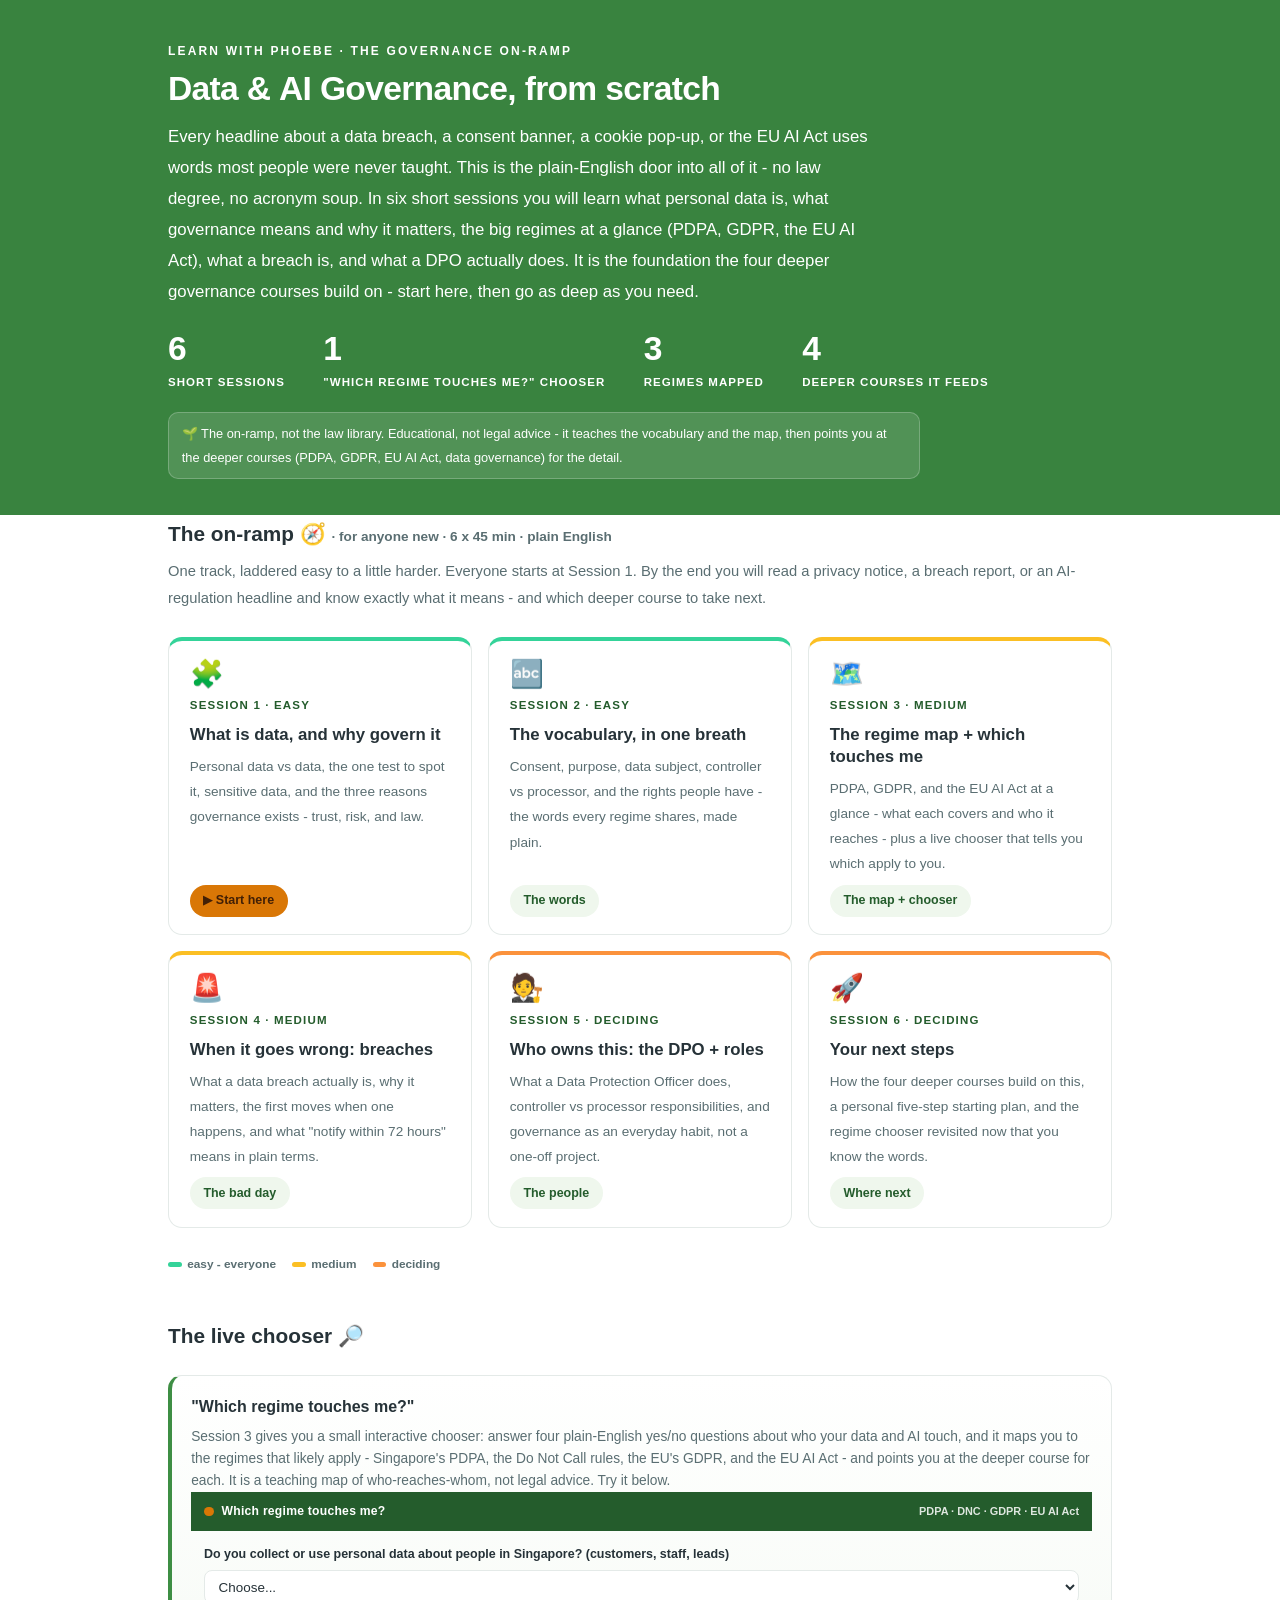
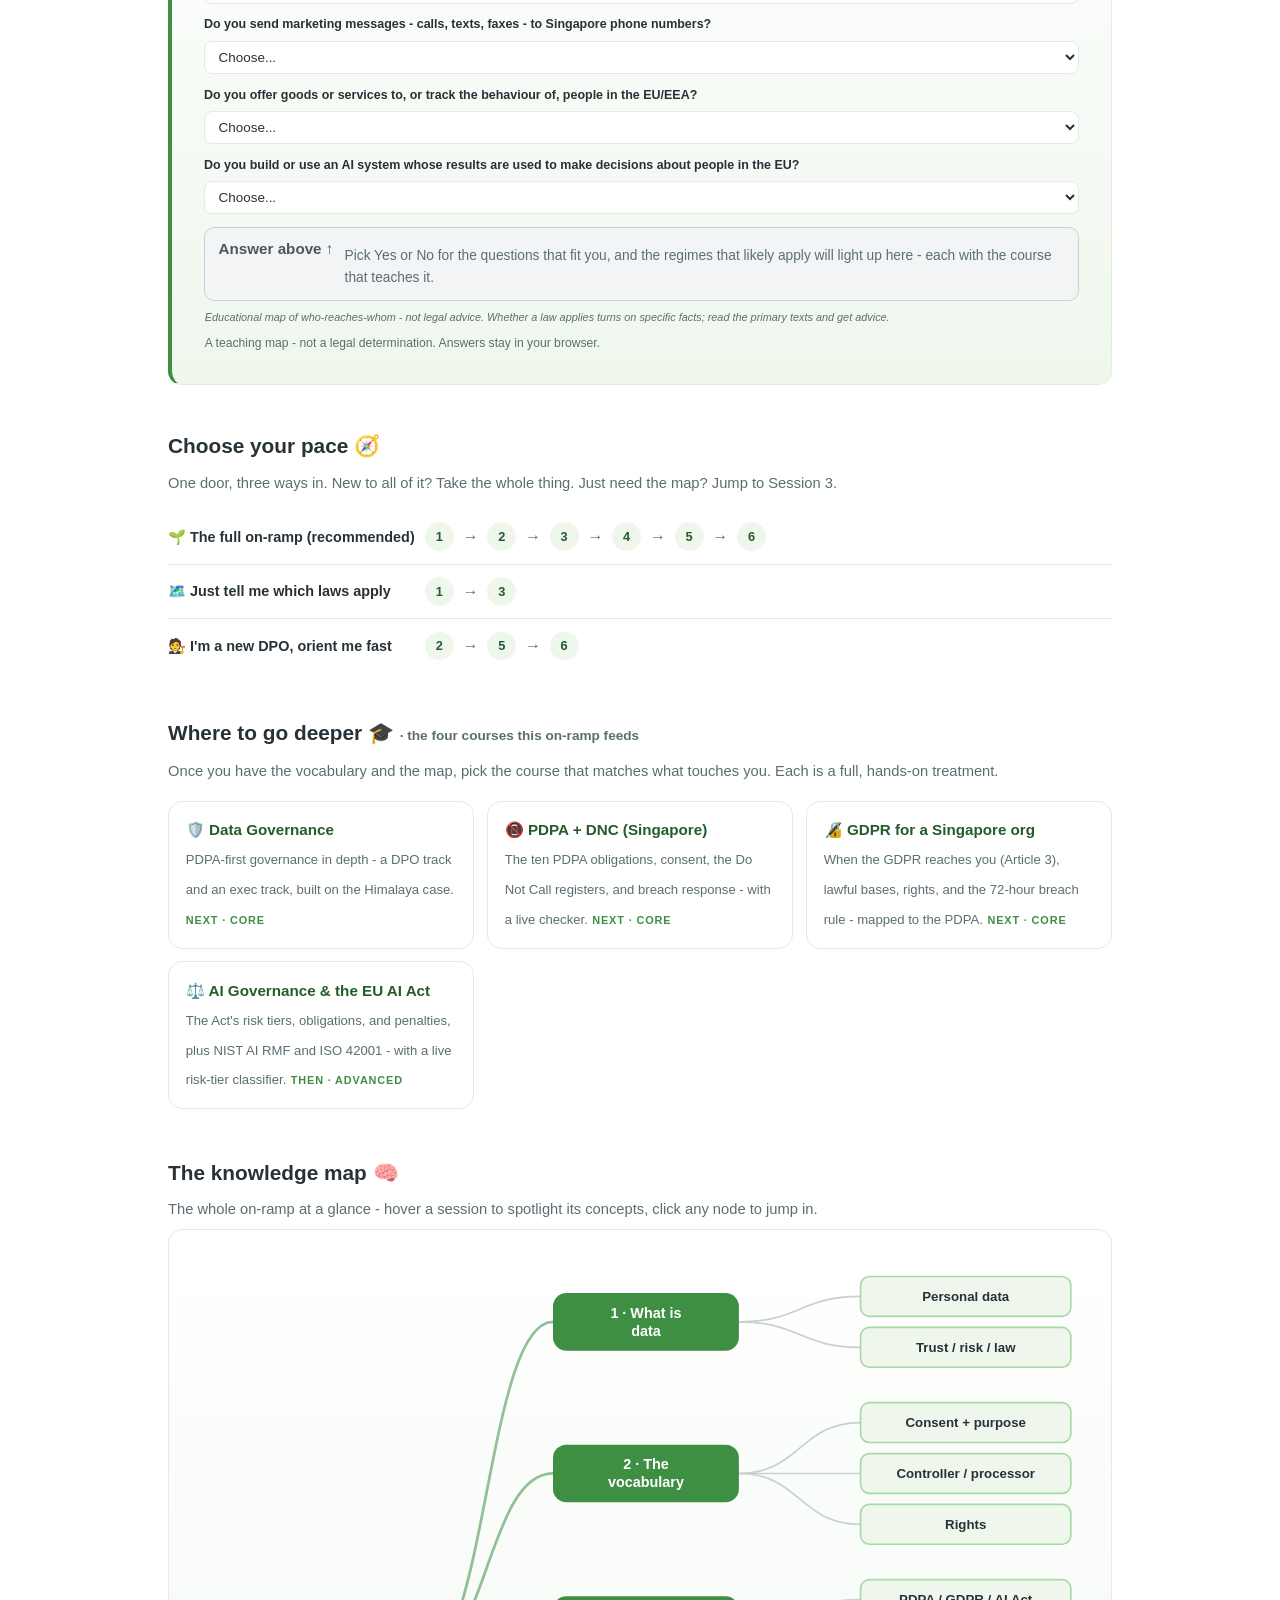
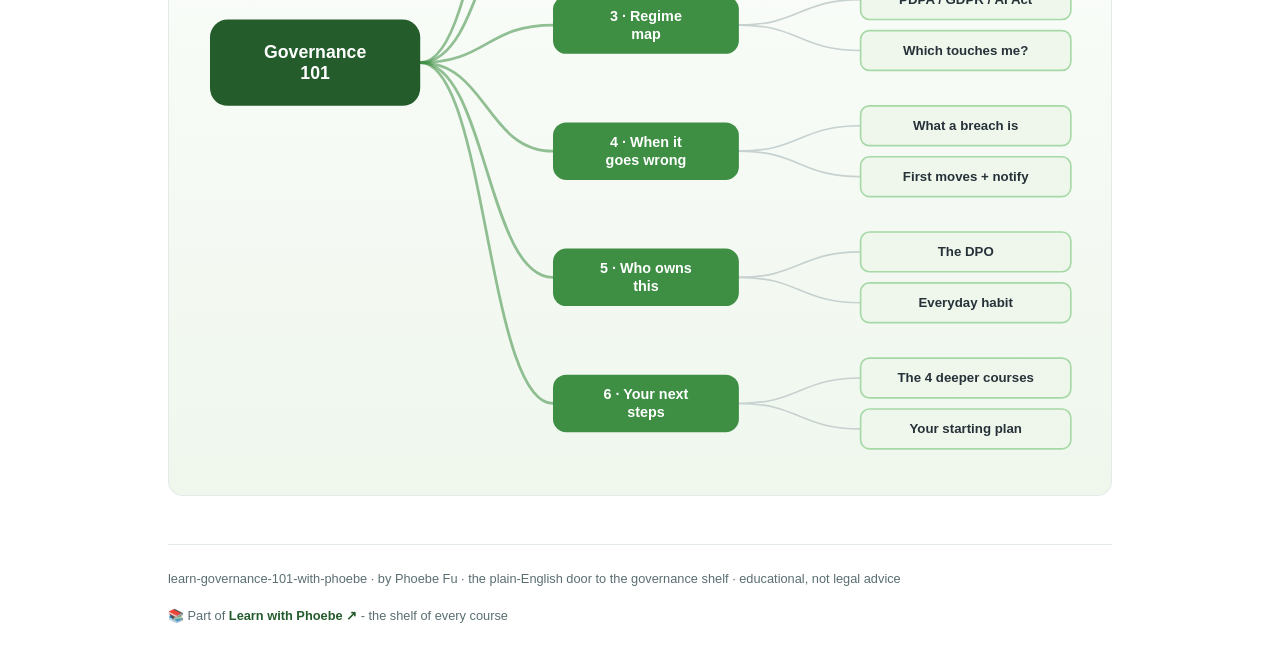
<file: index.html>
<!DOCTYPE html>
<html lang="en">
<head>
<meta charset="UTF-8">
<meta name="viewport" content="width=device-width, initial-scale=1.0">
<!-- social:start -->
<meta name="description" content="Every headline about a data breach, a consent banner, a cookie pop-up, or the EU AI Act uses words most people were never taught. This is the plain-English door into all of it - no law degree...">
<meta property="og:type" content="article">
<meta property="og:site_name" content="Learn with Phoebe">
<meta property="og:title" content="learn governance 101 with phoebe - data &amp; AI governance, from scratch">
<meta property="og:description" content="Every headline about a data breach, a consent banner, a cookie pop-up, or the EU AI Act uses words most people were never taught. This is the plain-English door into all of it - no law degree...">
<meta property="og:url" content="https://phoebefu6.github.io/learn-governance-101-with-phoebe/">
<meta property="og:image" content="https://phoebefu6.github.io/learn-governance-101-with-phoebe/assets/og-cover.png">
<meta property="og:image:width" content="1200">
<meta property="og:image:height" content="630">
<meta name="twitter:card" content="summary_large_image">
<meta name="twitter:title" content="learn governance 101 with phoebe - data &amp; AI governance, from scratch">
<meta name="twitter:description" content="Every headline about a data breach, a consent banner, a cookie pop-up, or the EU AI Act uses words most people were never taught. This is the plain-English door into all of it - no law degree...">
<meta name="twitter:image" content="https://phoebefu6.github.io/learn-governance-101-with-phoebe/assets/og-cover.png">
<!-- social:end -->
<title>learn governance 101 with phoebe - data &amp; AI governance, from scratch</title>
<link rel="stylesheet" href="assets/style.css?v=33">
<style>
  .stats-row { display: flex; gap: 2.4rem; margin-top: 1.5rem; flex-wrap: wrap; }
  .stat b { display: block; font-size: 2.1rem; font-weight: 800; line-height: 1.05; font-variant-numeric: tabular-nums; }
  .stat span { font-size: .72rem; opacity: 1; text-transform: uppercase; letter-spacing: .09em; font-weight: 600; }
  .lawnote { margin-top: 1rem; font-size: .8rem; background: rgba(255,255,255,.12); border: 1px solid rgba(255,255,255,.22); border-radius: 10px; padding: .55rem .8rem; max-width: 47rem; }

  .course-grid { display: grid; grid-template-columns: repeat(auto-fit, minmax(17rem, 1fr)); gap: 1rem; margin-top: 1.5rem; }
  .course-card { border: 1px solid var(--hairline); border-top: 4px solid var(--diff, var(--indigo)); border-radius: var(--radius); padding: 1.2rem 1.3rem 1.1rem; display: flex; flex-direction: column; gap: .5rem; text-decoration: none; color: var(--ink); background: #fff; transition: box-shadow .15s ease, border-color .15s ease, transform .15s ease; position: relative; }
  .course-card:hover { border-color: var(--indigo-soft); border-top-color: var(--diff, var(--indigo)); box-shadow: 0 8px 28px rgba(62,142,68,.14); transform: translateY(-3px); }
  .course-card .cicon { font-size: 1.7rem; line-height: 1; }
  .course-card .cnum { font-size: .72rem; font-weight: 700; color: var(--indigo); text-transform: uppercase; letter-spacing: .1em; }
  .course-card h3 { font-size: 1.05rem; font-weight: 800; line-height: 1.3; }
  .course-card p { font-size: .85rem; color: var(--muted); flex: 1; }
  .course-card .meta { display: flex; gap: .4rem; flex-wrap: wrap; }

  .diff-legend { display: flex; gap: 1rem; margin-top: 1.6rem; font-size: .74rem; color: var(--muted); font-weight: 600; flex-wrap: wrap; }
  .diff-legend i { display: inline-block; width: .85rem; height: .35rem; border-radius: 999px; margin-right: .35rem; vertical-align: middle; }

  .paths { margin-top: 2.6rem; }
  .paths h2 { font-size: 1.3rem; font-weight: 800; margin-bottom: .3rem; }
  .paths .plede { color: var(--muted); font-size: .92rem; margin-bottom: .8rem; }
  .path { display: flex; gap: .55rem; align-items: center; padding: .75rem 0; border-bottom: .5px solid var(--hairline); flex-wrap: wrap; }
  .path:last-child { border-bottom: none; }
  .path b { min-width: 15.5rem; font-size: .9rem; }
  .path .pstep { background: var(--indigo-50); color: var(--indigo-deep); border-radius: 999px; padding: .16rem .68rem; font-weight: 700; font-size: .8rem; text-decoration: none; transition: all .12s ease; }
  .path .pstep:hover { background: var(--indigo); color: #fff; }
  .path .parr { color: var(--muted); font-weight: 700; }

  .rp-card { border: 1px solid var(--hairline); border-left: 4px solid var(--indigo); border-radius: var(--radius); padding: 1rem 1.2rem; background: linear-gradient(180deg,#fff,var(--indigo-50)); margin-top: 1.2rem; }
  .rp-card h4 { font-size: 1rem; font-weight: 800; margin-bottom: .3rem; }
  .rp-card p { font-size: .86rem; color: var(--muted); line-height: 1.6; }

  .next-grid { display: grid; grid-template-columns: repeat(auto-fit, minmax(15rem, 1fr)); gap: .8rem; margin-top: 1rem; }
  .next-card { border: 1px solid var(--hairline); border-radius: var(--radius); padding: .9rem 1.05rem; text-decoration: none; color: var(--ink); background: #fff; transition: box-shadow .15s ease, transform .15s ease, border-color .15s ease; }
  .next-card:hover { border-color: var(--indigo-soft); box-shadow: 0 6px 22px rgba(62,142,68,.12); transform: translateY(-2px); }
  .next-card b { display: block; font-size: .95rem; font-weight: 800; }
  .next-card span { font-size: .82rem; color: var(--muted); }
  .next-card .ndiff { display: inline-block; font-size: .68rem; font-weight: 700; text-transform: uppercase; letter-spacing: .08em; color: var(--indigo); margin-top: .3rem; }

  .mm-section { margin-top: 1.6rem; }
  .mm-section h2 { font-size: 1.3rem; font-weight: 800; margin-bottom: .2rem; }
  .mm-section .mm-lede { color: var(--muted); font-size: .92rem; margin-bottom: .4rem; }
  .mm-wrap { border: 1px solid var(--hairline); border-radius: var(--radius); background: linear-gradient(180deg,#fff,#EFF7ED); padding: .6rem; overflow-x: auto; }
  .mm-svg { width: 100%; height: auto; display: block; max-width: 60rem; margin: 0 auto; min-width: 34rem; }
  .mm-link { cursor: pointer; text-decoration: none; }
  .mm-node rect { transition: opacity .15s ease, filter .15s ease; }
  .mm-node text { pointer-events: none; }
  .mm-link:hover .mm-node rect { filter: brightness(1.06); }
  .mm-edge { transition: opacity .15s ease; }
</style>
<style>/* contrast-patch-2 */ .cnum, .course-card .cnum, .paths a, .pagefoot a, .pstep, .path .pstep { color: var(--indigo-deep); }</style>
</head>
<body>

<header class="masthead">
  <div class="wrap">
    <div class="eyebrow">Learn with Phoebe · the governance on-ramp</div>
    <h1>Data &amp; AI Governance, from scratch</h1>
    <p class="sub">Every headline about a data breach, a consent banner, a cookie pop-up, or the EU AI Act uses words most people were never taught. This is the plain-English door into all of it - no law degree, no acronym soup. In six short sessions you will learn what personal data is, what governance means and why it matters, the big regimes at a glance (PDPA, GDPR, the EU AI Act), what a breach is, and what a DPO actually does. It is the foundation the four deeper governance courses build on - start here, then go as deep as you need.</p>
    <div class="stats-row">
      <div class="stat"><b data-count="6">6</b><span>short sessions</span></div>
      <div class="stat"><b data-count="1">1</b><span>"which regime touches me?" chooser</span></div>
      <div class="stat"><b data-count="3">3</b><span>regimes mapped</span></div>
      <div class="stat"><b data-count="4">4</b><span>deeper courses it feeds</span></div>
    </div>
    <div class="lawnote">🌱 The on-ramp, not the law library. Educational, not legal advice - it teaches the vocabulary and the map, then points you at the deeper courses (PDPA, GDPR, EU AI Act, data governance) for the detail.</div>
  </div>
</header>

<main class="wrap">

  <section class="section">
    <div class="paths" style="margin-top:0">
      <h2>The on-ramp 🧭 <span style="font-size:.85rem;font-weight:600;color:var(--muted)">· for anyone new · 6 x 45 min · plain English</span></h2>
      <p class="plede">One track, laddered easy to a little harder. Everyone starts at Session 1. By the end you will read a privacy notice, a breach report, or an AI-regulation headline and know exactly what it means - and which deeper course to take next.</p>
    </div>
    <div class="course-grid">
      <a class="course-card" href="courses/a1-what-is-data.html" style="--diff:#34D399">
        <span class="cicon">🧩</span><span class="cnum">Session 1 · easy</span>
        <h3>What is data, and why govern it</h3>
        <p>Personal data vs data, the one test to spot it, sensitive data, and the three reasons governance exists - trust, risk, and law.</p>
        <span class="meta"><span class="pill amber">▶ Start here</span></span>
      </a>
      <a class="course-card" href="courses/a2-vocabulary.html" style="--diff:#34D399">
        <span class="cicon">🔤</span><span class="cnum">Session 2 · easy</span>
        <h3>The vocabulary, in one breath</h3>
        <p>Consent, purpose, data subject, controller vs processor, and the rights people have - the words every regime shares, made plain.</p>
        <span class="meta"><span class="pill light">The words</span></span>
      </a>
      <a class="course-card" href="courses/a3-regime-map.html" style="--diff:#FBBF24">
        <span class="cicon">🗺️</span><span class="cnum">Session 3 · medium</span>
        <h3>The regime map + which touches me</h3>
        <p>PDPA, GDPR, and the EU AI Act at a glance - what each covers and who it reaches - plus a live chooser that tells you which apply to you.</p>
        <span class="meta"><span class="pill light">The map + chooser</span></span>
      </a>
      <a class="course-card" href="courses/a4-breach.html" style="--diff:#FBBF24">
        <span class="cicon">🚨</span><span class="cnum">Session 4 · medium</span>
        <h3>When it goes wrong: breaches</h3>
        <p>What a data breach actually is, why it matters, the first moves when one happens, and what "notify within 72 hours" means in plain terms.</p>
        <span class="meta"><span class="pill light">The bad day</span></span>
      </a>
      <a class="course-card" href="courses/a5-dpo-roles.html" style="--diff:#FB923C">
        <span class="cicon">🧑‍⚖️</span><span class="cnum">Session 5 · deciding</span>
        <h3>Who owns this: the DPO + roles</h3>
        <p>What a Data Protection Officer does, controller vs processor responsibilities, and governance as an everyday habit, not a one-off project.</p>
        <span class="meta"><span class="pill light">The people</span></span>
      </a>
      <a class="course-card" href="courses/a6-next-steps.html" style="--diff:#FB923C">
        <span class="cicon">🚀</span><span class="cnum">Session 6 · deciding</span>
        <h3>Your next steps</h3>
        <p>How the four deeper courses build on this, a personal five-step starting plan, and the regime chooser revisited now that you know the words.</p>
        <span class="meta"><span class="pill light">Where next</span></span>
      </a>
    </div>
    <div class="diff-legend">
      <span><i style="background:#34D399"></i>easy - everyone</span>
      <span><i style="background:#FBBF24"></i>medium</span>
      <span><i style="background:#FB923C"></i>deciding</span>
    </div>

    <div class="paths">
      <h2>The live chooser 🔎</h2>
      <div class="rp-card">
        <h4>"Which regime touches me?"</h4>
        <p>Session 3 gives you a small interactive chooser: answer four plain-English yes/no questions about who your data and AI touch, and it maps you to the regimes that likely apply - Singapore's PDPA, the Do Not Call rules, the EU's GDPR, and the EU AI Act - and points you at the deeper course for each. It is a teaching map of who-reaches-whom, not legal advice. Try it below.</p>
        <div class="regimebox" data-caption="A teaching map - not a legal determination. Answers stay in your browser."></div>
      </div>
    </div>

    <div class="paths">
      <h2>Choose your pace 🧭</h2>
      <p class="plede">One door, three ways in. New to all of it? Take the whole thing. Just need the map? Jump to Session 3.</p>
      <div class="path"><b>🌱 The full on-ramp (recommended)</b>
        <a class="pstep" href="courses/a1-what-is-data.html">1</a><span class="parr">→</span>
        <a class="pstep" href="courses/a2-vocabulary.html">2</a><span class="parr">→</span>
        <a class="pstep" href="courses/a3-regime-map.html">3</a><span class="parr">→</span>
        <a class="pstep" href="courses/a4-breach.html">4</a><span class="parr">→</span>
        <a class="pstep" href="courses/a5-dpo-roles.html">5</a><span class="parr">→</span>
        <a class="pstep" href="courses/a6-next-steps.html">6</a>
      </div>
      <div class="path"><b>🗺️ Just tell me which laws apply</b>
        <a class="pstep" href="courses/a1-what-is-data.html">1</a><span class="parr">→</span>
        <a class="pstep" href="courses/a3-regime-map.html">3</a>
      </div>
      <div class="path"><b>🧑‍⚖️ I'm a new DPO, orient me fast</b>
        <a class="pstep" href="courses/a2-vocabulary.html">2</a><span class="parr">→</span>
        <a class="pstep" href="courses/a5-dpo-roles.html">5</a><span class="parr">→</span>
        <a class="pstep" href="courses/a6-next-steps.html">6</a>
      </div>
    </div>

    <div class="paths">
      <h2>Where to go deeper 🎓 <span style="font-size:.85rem;font-weight:600;color:var(--muted)">· the four courses this on-ramp feeds</span></h2>
      <p class="plede">Once you have the vocabulary and the map, pick the course that matches what touches you. Each is a full, hands-on treatment.</p>
      <div class="next-grid">
        <a class="next-card" href="https://phoebefu6.github.io/learn-data-governance-with-phoebe/">
          <b>🛡️ Data Governance</b>
          <span>PDPA-first governance in depth - a DPO track and an exec track, built on the Himalaya case.</span>
          <span class="ndiff">Next · core</span>
        </a>
        <a class="next-card" href="https://phoebefu6.github.io/learn-pdpa-dnc-with-phoebe/">
          <b>📵 PDPA + DNC (Singapore)</b>
          <span>The ten PDPA obligations, consent, the Do Not Call registers, and breach response - with a live checker.</span>
          <span class="ndiff">Next · core</span>
        </a>
        <a class="next-card" href="https://phoebefu6.github.io/learn-gdpr-with-phoebe/">
          <b>🔏 GDPR for a Singapore org</b>
          <span>When the GDPR reaches you (Article 3), lawful bases, rights, and the 72-hour breach rule - mapped to the PDPA.</span>
          <span class="ndiff">Next · core</span>
        </a>
        <a class="next-card" href="https://phoebefu6.github.io/learn-ai-governance-with-phoebe/">
          <b>⚖️ AI Governance &amp; the EU AI Act</b>
          <span>The Act's risk tiers, obligations, and penalties, plus NIST AI RMF and ISO 42001 - with a live risk-tier classifier.</span>
          <span class="ndiff">Then · advanced</span>
        </a>
      </div>
    </div>
  </section>

  <section class="section mm-section">
    <h2>The knowledge map 🧠</h2>
    <p class="mm-lede">The whole on-ramp at a glance - hover a session to spotlight its concepts, click any node to jump in.</p>
    <div class="mm-wrap"><div id="mindmap"></div></div>
  </section>

  <footer class="pagefoot">
    <span>learn-governance-101-with-phoebe · by Phoebe Fu · the plain-English door to the governance shelf · educational, not legal advice</span>
    <span>📚 Part of <a href="https://phoebefu6.github.io/learn-with-phoebe/">Learn with Phoebe ↗</a> - the shelf of every course</span>
  </footer>
</main>

<script>
window.MINDMAP_DATA = {
  title: "Governance\n101",
  centerColor: "#245C2C",
  sessions: [
    { label: "What is\ndata", href: "courses/a1-what-is-data.html", color: "#34D399",
      concepts: [ { label: "Personal data", href: "courses/a1-what-is-data.html" }, { label: "Trust / risk / law", href: "courses/a1-what-is-data.html" } ] },
    { label: "The\nvocabulary", href: "courses/a2-vocabulary.html", color: "#34D399",
      concepts: [ { label: "Consent + purpose", href: "courses/a2-vocabulary.html" }, { label: "Controller / processor", href: "courses/a2-vocabulary.html" }, { label: "Rights", href: "courses/a2-vocabulary.html" } ] },
    { label: "Regime\nmap", href: "courses/a3-regime-map.html", color: "#FBBF24",
      concepts: [ { label: "PDPA / GDPR / AI Act", href: "courses/a3-regime-map.html" }, { label: "Which touches me?", href: "courses/a3-regime-map.html" } ] },
    { label: "When it\ngoes wrong", href: "courses/a4-breach.html", color: "#FBBF24",
      concepts: [ { label: "What a breach is", href: "courses/a4-breach.html" }, { label: "First moves + notify", href: "courses/a4-breach.html" } ] },
    { label: "Who owns\nthis", href: "courses/a5-dpo-roles.html", color: "#FB923C",
      concepts: [ { label: "The DPO", href: "courses/a5-dpo-roles.html" }, { label: "Everyday habit", href: "courses/a5-dpo-roles.html" } ] },
    { label: "Your next\nsteps", href: "courses/a6-next-steps.html", color: "#FB923C",
      concepts: [ { label: "The 4 deeper courses", href: "courses/a6-next-steps.html" }, { label: "Your starting plan", href: "courses/a6-next-steps.html" } ] }
  ]
};
</script>
<script src="assets/mindmap.js?v=6"></script>
<script src="assets/regime-chooser.js?v=6"></script>
<script src="assets/app.js?v=31"></script>
</body>
</html>
</file>
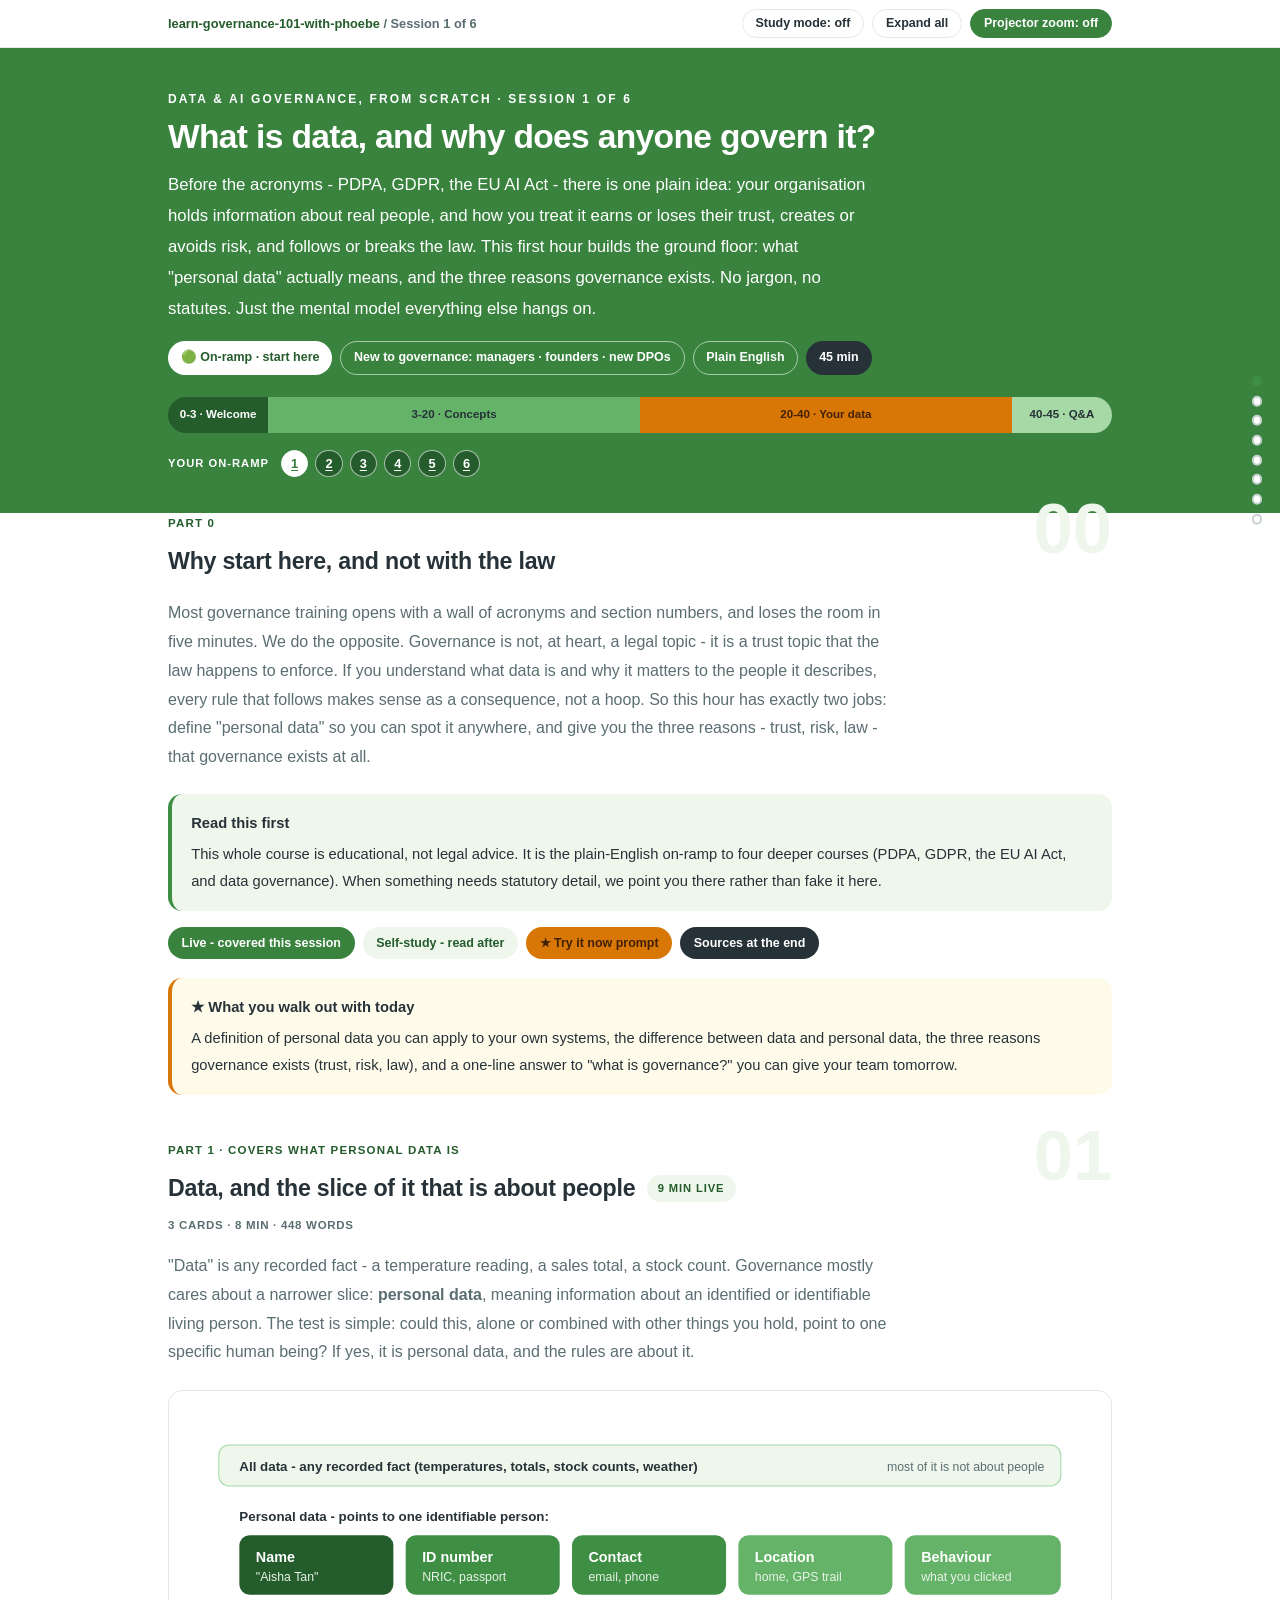
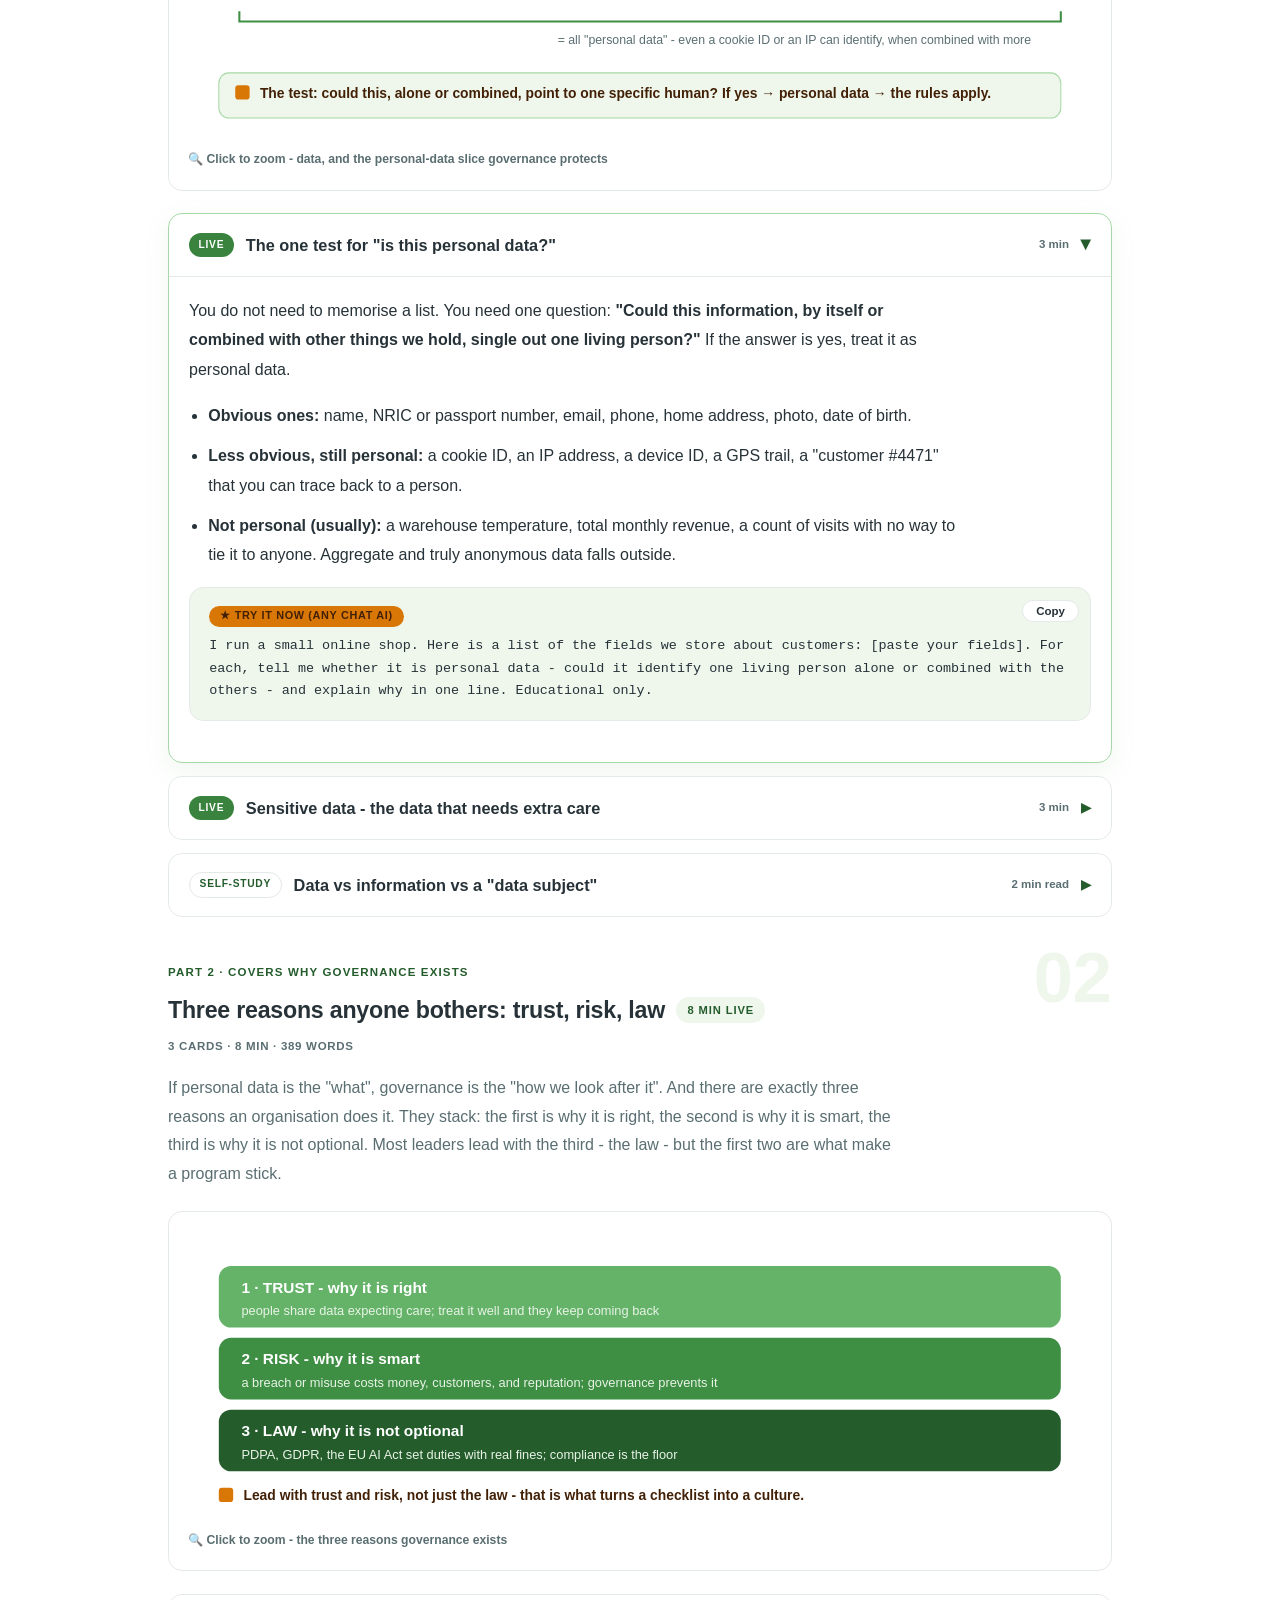
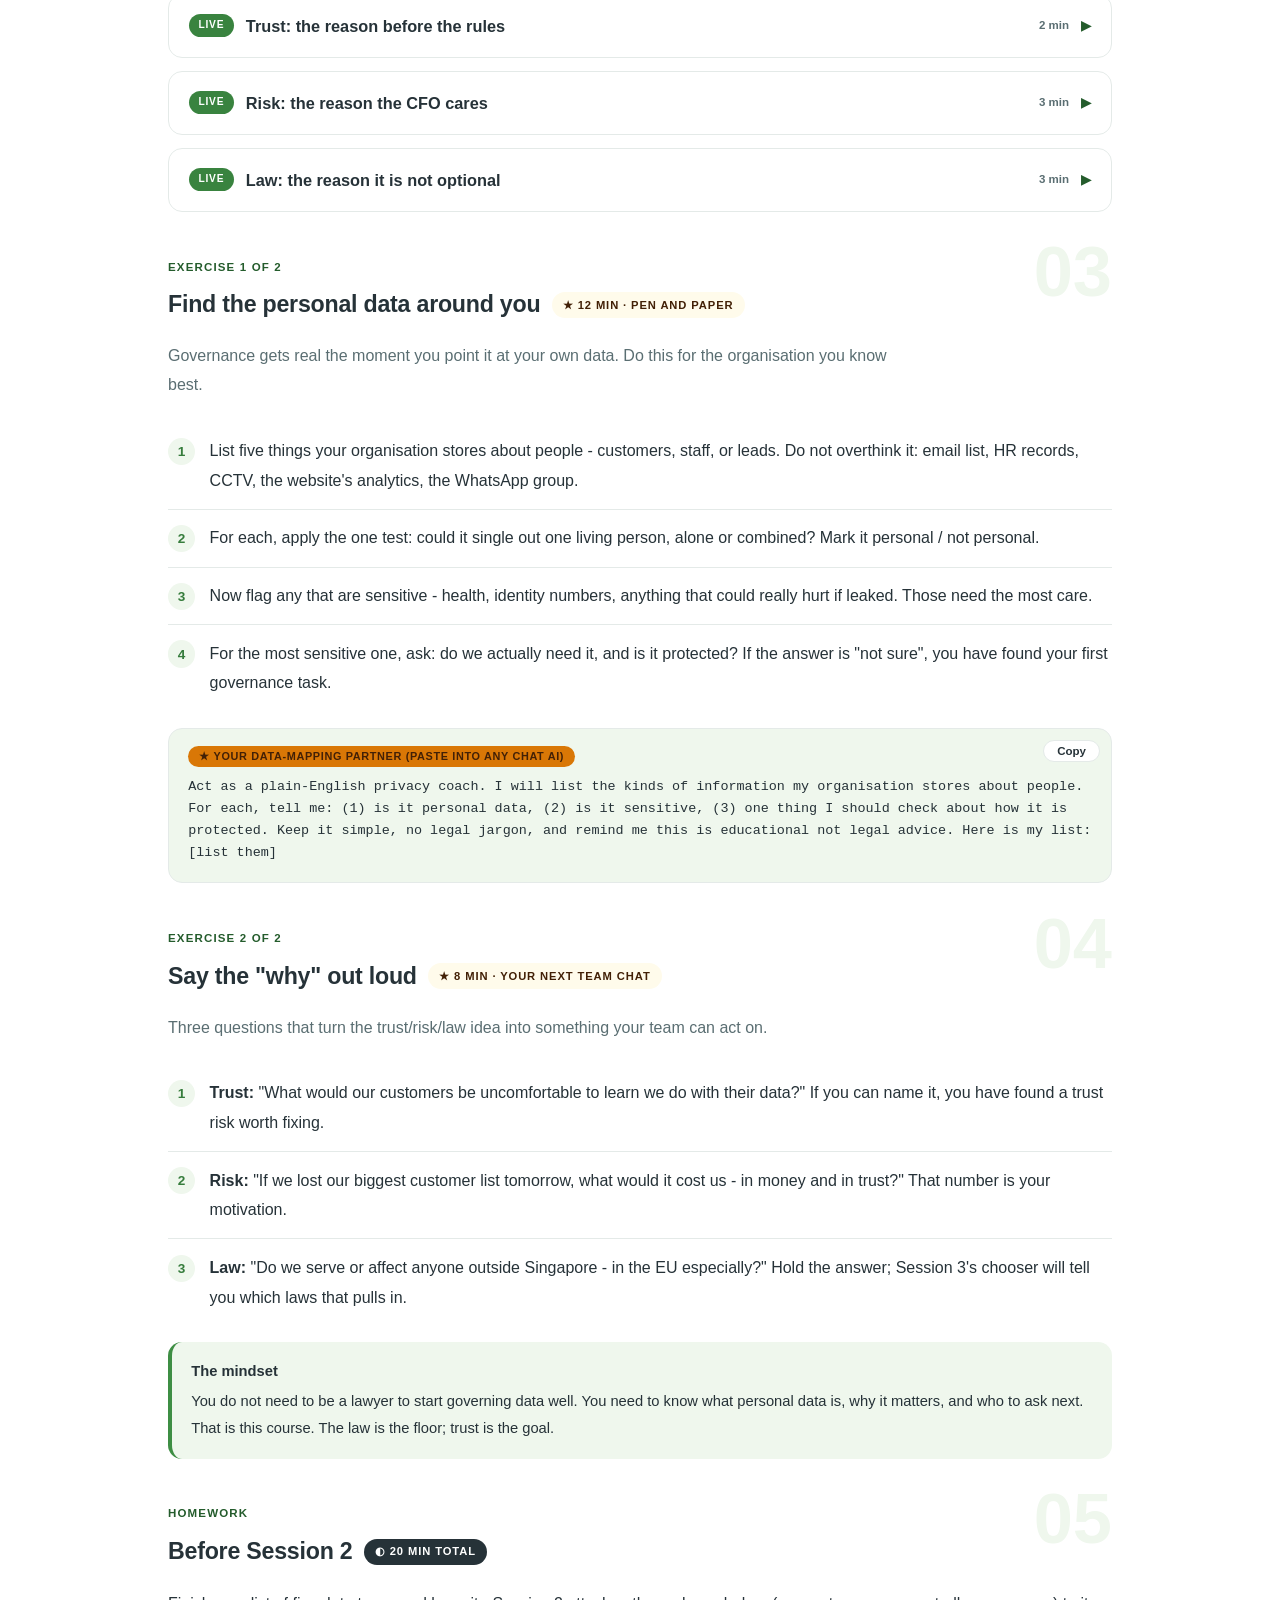
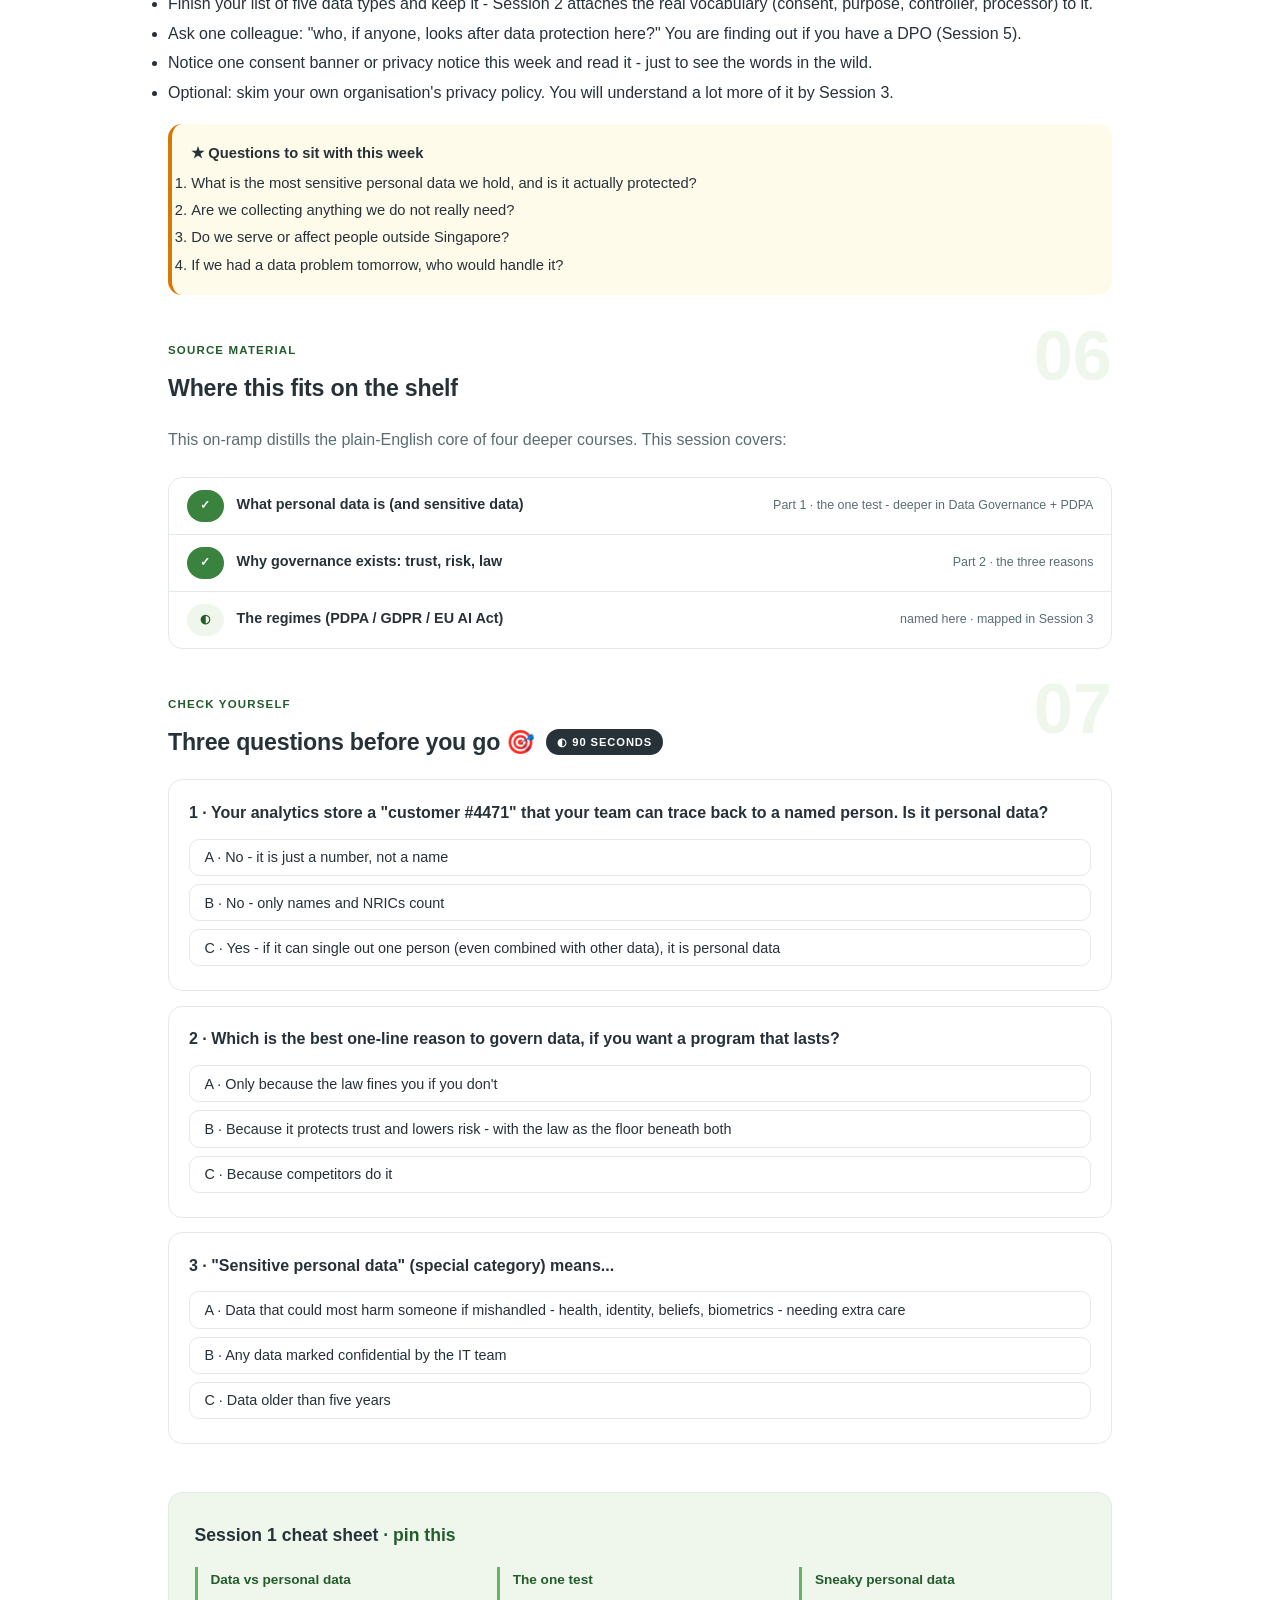
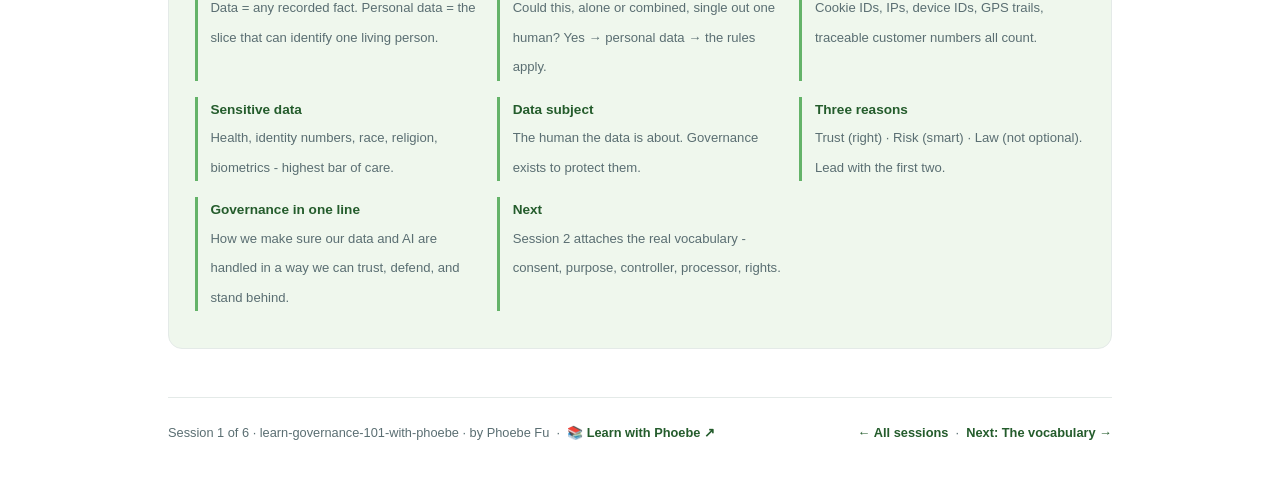
<file: courses/a1-what-is-data.html>
<!DOCTYPE html>
<html lang="en">
<head>
<meta charset="UTF-8">
<meta name="viewport" content="width=device-width, initial-scale=1.0">
<!-- social:start -->
<meta name="description" content="Most governance training opens with a wall of acronyms and section numbers, and loses the room in five minutes. We do the opposite. Governance is not, at heart, a legal topic - it is a...">
<meta property="og:type" content="article">
<meta property="og:site_name" content="Learn with Phoebe">
<meta property="og:title" content="What is data, and why does anyone govern it? - learn governance 101 with phoebe">
<meta property="og:description" content="Most governance training opens with a wall of acronyms and section numbers, and loses the room in five minutes. We do the opposite. Governance is not, at heart, a legal topic - it is a...">
<meta property="og:url" content="https://phoebefu6.github.io/learn-governance-101-with-phoebe/courses/a1-what-is-data.html">
<meta property="og:image" content="https://phoebefu6.github.io/learn-governance-101-with-phoebe/assets/og-cover.png">
<meta property="og:image:width" content="1200">
<meta property="og:image:height" content="630">
<meta name="twitter:card" content="summary_large_image">
<meta name="twitter:title" content="What is data, and why does anyone govern it? - learn governance 101 with phoebe">
<meta name="twitter:description" content="Most governance training opens with a wall of acronyms and section numbers, and loses the room in five minutes. We do the opposite. Governance is not, at heart, a legal topic - it is a...">
<meta name="twitter:image" content="https://phoebefu6.github.io/learn-governance-101-with-phoebe/assets/og-cover.png">
<!-- social:end -->
<title>Session 1 · What is data, and why governance - learn governance 101 with phoebe</title>
<link rel="stylesheet" href="../assets/style.css?v=32">
</head>
<body>

<div class="toolbar">
  <div class="wrap">
    <span class="crumb"><a href="../index.html">learn-governance-101-with-phoebe</a> / Session 1 of 6</span>
    <button class="btn" id="toggle-all" type="button">Expand all</button>
    <button class="btn primary" id="zoom-toggle" type="button">Projector zoom: off</button>
  </div>
</div>

<header class="masthead">
  <div class="wrap">
    <div class="eyebrow">Data &amp; AI Governance, from scratch · Session 1 of 6</div>
    <h1>What is data, <span class="accent">and why does anyone govern it?</span></h1>
    <p class="sub">Before the acronyms - PDPA, GDPR, the EU AI Act - there is one plain idea: your organisation holds information about real people, and how you treat it earns or loses their trust, creates or avoids risk, and follows or breaks the law. This first hour builds the ground floor: what "personal data" actually means, and the three reasons governance exists. No jargon, no statutes. Just the mental model everything else hangs on.</p>
    <div class="chip-row">
      <span class="chip level">🟢 On-ramp · start here</span>
      <span class="chip audience">New to governance: managers · founders · new DPOs</span>
      <span class="chip audience">Plain English</span>
      <span class="chip time">45 min</span>
    </div>
    <div class="agenda">
      <span class="a1" style="flex:1">0-3 · Welcome</span>
      <span class="a2" style="flex:4">3-20 · Concepts</span>
      <span class="a3" style="flex:4">20-40 · Your data</span>
      <span class="a4" style="flex:1">40-45 · Q&amp;A</span>
    </div>
  </div>
</header>

<main class="wrap">

  <section class="section" id="intro">
    <div class="section-kicker"><span class="klabel">Part 0</span><h2>Why start here, and not with the law</h2></div>
    <p class="lede">Most governance training opens with a wall of acronyms and section numbers, and loses the room in five minutes. We do the opposite. Governance is not, at heart, a legal topic - it is a trust topic that the law happens to enforce. If you understand what data is and why it matters to the people it describes, every rule that follows makes sense as a consequence, not a hoop. So this hour has exactly two jobs: define "personal data" so you can spot it anywhere, and give you the three reasons - trust, risk, law - that governance exists at all.</p>
    <div class="callout tip"><strong>Read this first</strong> This whole course is educational, not legal advice. It is the plain-English on-ramp to four deeper courses (PDPA, GDPR, the EU AI Act, and data governance). When something needs statutory detail, we point you there rather than fake it here.</div>
    <div class="legend">
      <span class="pill solid">Live - covered this session</span>
      <span class="pill light">Self-study - read after</span>
      <span class="pill peach">★ Try it now prompt</span>
      <span class="pill inkpill">Sources at the end</span>
    </div>
    <div class="callout win"><strong>★ What you walk out with today</strong> A definition of personal data you can apply to your own systems, the difference between data and personal data, the three reasons governance exists (trust, risk, law), and a one-line answer to "what is governance?" you can give your team tomorrow.</div>
  </section>

  <section class="section" id="personal-data">
    <div class="section-kicker"><span class="klabel">Part 1 · covers what personal data is</span><h2>Data, and the slice of it that is about people <span class="tag concept">9 min live</span></h2></div>
    <p class="lede">"Data" is any recorded fact - a temperature reading, a sales total, a stock count. Governance mostly cares about a narrower slice: <strong>personal data</strong>, meaning information about an identified or identifiable living person. The test is simple: could this, alone or combined with other things you hold, point to one specific human being? If yes, it is personal data, and the rules are about it.</p>

    <figure class="zoomable">
      <svg viewBox="0 0 880 320" xmlns="http://www.w3.org/2000/svg" role="img" aria-label="All data contains a slice called personal data - name, NRIC, email, location, and behaviour all point to one person - which is what governance protects">
        <style>
          .pdT { font: 700 14px Inter, sans-serif; fill: #FFFFFF; }
          .pdW { font: 400 12px Inter, sans-serif; fill: #E8F3E6; }
          .pdI { font: 700 13px Inter, sans-serif; fill: #263238; }
          .pdS { font: 400 12px Inter, sans-serif; fill: #5A6E72; }
          .pdN { font: 600 13.5px Inter, sans-serif; fill: #422006; }
          .pdBr { stroke: #3E8E44; stroke-width: 2; fill: none; }
        </style>
        <rect x="30" y="34" width="820" height="40" rx="10" fill="#EFF7ED" stroke="#A6D9A6"/>
        <text class="pdI" x="50" y="59">All data - any recorded fact (temperatures, totals, stock counts, weather)</text>
        <text class="pdS" x="834" y="59" text-anchor="end">most of it is not about people</text>
        <text class="pdI" x="50" y="108">Personal data - points to one identifiable person:</text>
        <rect x="50" y="122" width="150" height="58" rx="10" fill="#245C2C"/>
        <text class="pdT" x="66" y="148">Name</text><text class="pdW" x="66" y="167">"Aisha Tan"</text>
        <rect x="212" y="122" width="150" height="58" rx="10" fill="#3E8E44"/>
        <text class="pdT" x="228" y="148">ID number</text><text class="pdW" x="228" y="167">NRIC, passport</text>
        <rect x="374" y="122" width="150" height="58" rx="10" fill="#3E8E44"/>
        <text class="pdT" x="390" y="148">Contact</text><text class="pdW" x="390" y="167">email, phone</text>
        <rect x="536" y="122" width="150" height="58" rx="10" fill="#64B369"/>
        <text class="pdT" x="552" y="148">Location</text><text class="pdW" x="552" y="167">home, GPS trail</text>
        <rect x="698" y="122" width="152" height="58" rx="10" fill="#64B369"/>
        <text class="pdT" x="714" y="148">Behaviour</text><text class="pdW" x="714" y="167">what you clicked</text>
        <path class="pdBr" d="M50 196 L50 206 L850 206 L850 196"/>
        <text class="pdS" x="360" y="228">= all "personal data" - even a cookie ID or an IP can identify, when combined with more</text>
        <rect x="30" y="256" width="820" height="44" rx="10" fill="#EFF7ED" stroke="#A6D9A6"/>
        <rect x="46" y="268" width="14" height="14" rx="3" fill="#D97706"/>
        <text class="pdN" x="70" y="280">The test: could this, alone or combined, point to one specific human? If yes → personal data → the rules apply.</text>
      </svg>
      <figcaption>🔍 Click to zoom - data, and the personal-data slice governance protects</figcaption>
    </figure>

    <details class="card" open>
      <summary><span class="mode live">Live</span>The one test for "is this personal data?"<span class="mini">3 min</span><span class="caret">▶</span></summary>
      <div class="body">
        <p>You do not need to memorise a list. You need one question: <strong>"Could this information, by itself or combined with other things we hold, single out one living person?"</strong> If the answer is yes, treat it as personal data.</p>
        <ul>
          <li><strong>Obvious ones:</strong> name, NRIC or passport number, email, phone, home address, photo, date of birth.</li>
          <li><strong>Less obvious, still personal:</strong> a cookie ID, an IP address, a device ID, a GPS trail, a "customer #4471" that you can trace back to a person.</li>
          <li><strong>Not personal (usually):</strong> a warehouse temperature, total monthly revenue, a count of visits with no way to tie it to anyone. Aggregate and truly anonymous data falls outside.</li>
        </ul>
        <div class="prompt-box good"><span class="label">★ Try it now (any chat AI)</span>I run a small online shop. Here is a list of the fields we store about customers: [paste your fields]. For each, tell me whether it is personal data - could it identify one living person alone or combined with the others - and explain why in one line. Educational only.</div>
      </div>
    </details>

    <details class="card">
      <summary><span class="mode live">Live</span>Sensitive data - the data that needs extra care<span class="mini">3 min</span><span class="caret">▶</span></summary>
      <div class="body">
        <p>Inside personal data sits an even more careful slice: <strong>sensitive personal data</strong> (the GDPR calls it "special category"). It is the information that could hurt someone most if mishandled - health and medical records, race or ethnicity, religion, sexual orientation, political views, biometric data like fingerprints and face templates, and in Singapore, things like NRIC numbers get special handling.</p>
        <ul>
          <li>The rule of thumb: <strong>the more sensitive the data, the higher the bar</strong> for collecting, storing, and sharing it.</li>
          <li>You do not need the legal categories yet - just the instinct that health, identity, and beliefs deserve more protection than a shipping address.</li>
        </ul>
        <div class="callout example"><span class="ex-pill">Real world</span><p><strong>The gym that stored too much.</strong> A neighbourhood gym collected members' names and emails (fine) but also asked for full medical histories on paper and left the folder at the front desk. That is sensitive personal data, handled with no protection - exactly the combination that turns a small business into a headline. The fix was not complicated: collect only what you need, lock up what you keep.</p></div>
      </div>
    </details>

    <details class="card">
      <summary><span class="mode self">Self-study</span>Data vs information vs a "data subject"<span class="mini">2 min read</span><span class="caret">▶</span></summary>
      <div class="body">
        <p>Three words get used loosely and it is worth pinning them down, because you will meet them everywhere. <strong>Data</strong> is the raw recorded fact ("2026-07-21", "Aisha", "clicked twice"). <strong>Information</strong> is data with meaning attached (Aisha visited on 21 July and clicked twice). And the person the data is about has a name in every privacy law: the <strong>data subject</strong> - the human whose personal data it is. Governance exists to protect the data subject, so keep that person in mind: behind every row in your database is someone who would have opinions about how you treat it. We meet the full vocabulary - controller, processor, consent, purpose - in Session 2.</p>
      </div>
    </details>
  </section>

  <section class="section" id="why-govern">
    <div class="section-kicker"><span class="klabel">Part 2 · covers why governance exists</span><h2>Three reasons anyone bothers: trust, risk, law <span class="tag concept">8 min live</span></h2></div>
    <p class="lede">If personal data is the "what", governance is the "how we look after it". And there are exactly three reasons an organisation does it. They stack: the first is why it is right, the second is why it is smart, the third is why it is not optional. Most leaders lead with the third - the law - but the first two are what make a program stick.</p>

    <figure class="zoomable">
      <svg viewBox="0 0 880 280" xmlns="http://www.w3.org/2000/svg" role="img" aria-label="Three reasons for governance stacked: trust (why it is right), risk (why it is smart), and law (why it is not optional)">
        <style>
          .wgT { font: 700 15px Inter, sans-serif; fill: #FFFFFF; }
          .wgW { font: 400 12.5px Inter, sans-serif; fill: #E8F3E6; }
          .wgN { font: 600 13.5px Inter, sans-serif; fill: #422006; }
        </style>
        <rect x="30" y="34" width="820" height="60" rx="12" fill="#64B369"/>
        <text class="wgT" x="52" y="60">1 · TRUST - why it is right</text>
        <text class="wgW" x="52" y="82">people share data expecting care; treat it well and they keep coming back</text>
        <rect x="30" y="104" width="820" height="60" rx="12" fill="#3E8E44"/>
        <text class="wgT" x="52" y="130">2 · RISK - why it is smart</text>
        <text class="wgW" x="52" y="152">a breach or misuse costs money, customers, and reputation; governance prevents it</text>
        <rect x="30" y="174" width="820" height="60" rx="12" fill="#245C2C"/>
        <text class="wgT" x="52" y="200">3 · LAW - why it is not optional</text>
        <text class="wgW" x="52" y="222">PDPA, GDPR, the EU AI Act set duties with real fines; compliance is the floor</text>
        <rect x="30" y="250" width="14" height="14" rx="3" fill="#D97706"/>
        <text class="wgN" x="54" y="262">Lead with trust and risk, not just the law - that is what turns a checklist into a culture.</text>
      </svg>
      <figcaption>🔍 Click to zoom - the three reasons governance exists</figcaption>
    </figure>

    <details class="card">
      <summary><span class="mode live">Live</span>Trust: the reason before the rules<span class="mini">2 min</span><span class="caret">▶</span></summary>
      <div class="body">
        <p>People hand over their data on an unspoken promise: <em>use this for what I expect, keep it safe, and do not surprise me.</em> Break that promise - sell it on, lose it, use it for something creepy - and the damage is not a fine, it is trust, which is far harder to win back. Governance is, first, keeping that promise. The organisations that get this treat privacy as part of the product, not a compliance tax.</p>
      </div>
    </details>

    <details class="card">
      <summary><span class="mode live">Live</span>Risk: the reason the CFO cares<span class="mini">3 min</span><span class="caret">▶</span></summary>
      <div class="body">
        <p>Mishandled data is a business risk with a price tag. A breach means incident costs, notification duties, lost customers, and sometimes regulatory fines. Misusing data - even legally grey use - invites complaints and brand damage. Governance is how you make that risk small and predictable instead of large and sudden.</p>
        <div class="callout example"><span class="ex-pill">Real world</span><p><strong>Meridian's good week that could have been bad.</strong> A mid-size retailer, Meridian, spotted that an old marketing list with 30,000 emails was sitting unencrypted on a shared drive. Because they had a simple governance habit - a quarterly "what data do we hold, and where?" review - they caught it and locked it down before anyone else found it. No headline, no fine. That quiet non-event is exactly what good governance looks like: the disaster that did not happen.</p></div>
      </div>
    </details>

    <details class="card">
      <summary><span class="mode live">Live</span>Law: the reason it is not optional<span class="mini">3 min</span><span class="caret">▶</span></summary>
      <div class="body">
        <p>Finally, the law makes parts of this mandatory, with teeth. You will meet three regimes at a glance in Session 3, so just hold the shape for now:</p>
        <ul>
          <li><strong>Singapore's PDPA</strong> - the baseline for handling personal data in Singapore, plus the Do Not Call rules for marketing.</li>
          <li><strong>The EU's GDPR</strong> - the world's most influential privacy law, and it can reach a Singapore company that serves people in the EU.</li>
          <li><strong>The EU AI Act</strong> - the first big law specifically for AI systems, risk-tiered, and it too can reach beyond Europe.</li>
        </ul>
        <p>The fines are real (the GDPR's top tier runs into the tens of millions of euros), but notice the order: the law is reason three. If you only ever chase the law, you build a brittle checklist. If you lead with trust and risk, compliance tends to follow.</p>
        <div class="callout tip"><strong>Governance in one sentence</strong> "Governance is how we make sure the data and AI we use is handled in a way we can trust, defend, and stand behind." Say that in your next meeting and you will be ahead of most rooms.</div>
      </div>
    </details>
  </section>

  <section class="section" id="exercise-1">
    <div class="section-kicker"><span class="klabel">Exercise 1 of 2</span><h2>Find the personal data around you <span class="tag demo">★ 12 min · pen and paper</span></h2></div>
    <p class="lede">Governance gets real the moment you point it at your own data. Do this for the organisation you know best.</p>
    <div class="steps">
      <div class="step"><p>List five things your organisation stores about people - customers, staff, or leads. Do not overthink it: email list, HR records, CCTV, the website's analytics, the WhatsApp group.</p></div>
      <div class="step"><p>For each, apply the one test: could it single out one living person, alone or combined? Mark it personal / not personal.</p></div>
      <div class="step"><p>Now flag any that are sensitive - health, identity numbers, anything that could really hurt if leaked. Those need the most care.</p></div>
      <div class="step"><p>For the most sensitive one, ask: do we actually need it, and is it protected? If the answer is "not sure", you have found your first governance task.</p></div>
    </div>
    <div class="prompt-box good"><span class="label">★ Your data-mapping partner (paste into any chat AI)</span>Act as a plain-English privacy coach. I will list the kinds of information my organisation stores about people. For each, tell me: (1) is it personal data, (2) is it sensitive, (3) one thing I should check about how it is protected. Keep it simple, no legal jargon, and remind me this is educational not legal advice. Here is my list: [list them]</div>
  </section>

  <section class="section" id="exercise-2">
    <div class="section-kicker"><span class="klabel">Exercise 2 of 2</span><h2>Say the "why" out loud <span class="tag demo">★ 8 min · your next team chat</span></h2></div>
    <p class="lede">Three questions that turn the trust/risk/law idea into something your team can act on.</p>
    <div class="steps">
      <div class="step"><p><strong>Trust:</strong> "What would our customers be uncomfortable to learn we do with their data?" If you can name it, you have found a trust risk worth fixing.</p></div>
      <div class="step"><p><strong>Risk:</strong> "If we lost our biggest customer list tomorrow, what would it cost us - in money and in trust?" That number is your motivation.</p></div>
      <div class="step"><p><strong>Law:</strong> "Do we serve or affect anyone outside Singapore - in the EU especially?" Hold the answer; Session 3's chooser will tell you which laws that pulls in.</p></div>
    </div>
    <div class="callout tip"><strong>The mindset</strong> You do not need to be a lawyer to start governing data well. You need to know what personal data is, why it matters, and who to ask next. That is this course. The law is the floor; trust is the goal.</div>
  </section>

  <section class="section" id="homework">
    <div class="section-kicker"><span class="klabel">Homework</span><h2>Before Session 2 <span class="tag exercise">◐ 20 min total</span></h2></div>
    <ul>
      <li>Finish your list of five data types and keep it - Session 2 attaches the real vocabulary (consent, purpose, controller, processor) to it.</li>
      <li>Ask one colleague: "who, if anyone, looks after data protection here?" You are finding out if you have a DPO (Session 5).</li>
      <li>Notice one consent banner or privacy notice this week and read it - just to see the words in the wild.</li>
      <li>Optional: skim your own organisation's privacy policy. You will understand a lot more of it by Session 3.</li>
    </ul>
    <div class="callout win"><strong>★ Questions to sit with this week</strong>
      <ol>
        <li>What is the most sensitive personal data we hold, and is it actually protected?</li>
        <li>Are we collecting anything we do not really need?</li>
        <li>Do we serve or affect people outside Singapore?</li>
        <li>If we had a data problem tomorrow, who would handle it?</li>
      </ol>
    </div>
  </section>

  <section class="section" id="official">
    <div class="section-kicker"><span class="klabel">Source material</span><h2>Where this fits on the shelf</h2></div>
    <p class="lede">This on-ramp distills the plain-English core of four deeper courses. This session covers:</p>
    <div class="covered">
      <div class="covered-row"><span class="status pill solid">✓</span><span class="name">What personal data is (and sensitive data)</span><span class="note">Part 1 · the one test - deeper in Data Governance + PDPA</span></div>
      <div class="covered-row"><span class="status pill solid">✓</span><span class="name">Why governance exists: trust, risk, law</span><span class="note">Part 2 · the three reasons</span></div>
      <div class="covered-row"><span class="status pill light">◐</span><span class="name">The regimes (PDPA / GDPR / EU AI Act)</span><span class="note">named here · mapped in Session 3</span></div>
    </div>
  </section>

  <section class="section" id="quiz">
    <div class="section-kicker"><span class="klabel">Check yourself</span><h2>Three questions before you go 🎯 <span class="tag exercise">◐ 90 seconds</span></h2></div>
    <div class="quiz-q" data-answer="2">
      <p class="qtext">1 · Your analytics store a "customer #4471" that your team can trace back to a named person. Is it personal data?</p>
      <button class="qopt" type="button">A · No - it is just a number, not a name</button>
      <button class="qopt" type="button">B · No - only names and NRICs count</button>
      <button class="qopt" type="button">C · Yes - if it can single out one person (even combined with other data), it is personal data</button>
      <p class="qwhy">The test is whether it can identify one living person alone or combined with what else you hold. A traceable ID, cookie, or IP all qualify.</p>
    </div>
    <div class="quiz-q" data-answer="1">
      <p class="qtext">2 · Which is the best one-line reason to govern data, if you want a program that lasts?</p>
      <button class="qopt" type="button">A · Only because the law fines you if you don't</button>
      <button class="qopt" type="button">B · Because it protects trust and lowers risk - with the law as the floor beneath both</button>
      <button class="qopt" type="button">C · Because competitors do it</button>
      <p class="qwhy">Trust and risk are why governance sticks; the law makes parts mandatory but a law-only checklist tends to be brittle.</p>
    </div>
    <div class="quiz-q" data-answer="0">
      <p class="qtext">3 · "Sensitive personal data" (special category) means...</p>
      <button class="qopt" type="button">A · Data that could most harm someone if mishandled - health, identity, beliefs, biometrics - needing extra care</button>
      <button class="qopt" type="button">B · Any data marked confidential by the IT team</button>
      <button class="qopt" type="button">C · Data older than five years</button>
      <p class="qwhy">Sensitive / special-category data (health, race, religion, sexual orientation, biometrics, and the like) carries a higher bar for how you collect, store, and share it.</p>
    </div>
    <p class="quiz-score"></p>
  </section>

  <section class="cheat" id="cheatsheet">
    <h3>Session 1 cheat sheet <span>· pin this</span></h3>
    <div class="grid-2">
      <div class="cheat-item"><b>Data vs personal data</b><span>Data = any recorded fact. Personal data = the slice that can identify one living person.</span></div>
      <div class="cheat-item"><b>The one test</b><span>Could this, alone or combined, single out one human? Yes → personal data → the rules apply.</span></div>
      <div class="cheat-item"><b>Sneaky personal data</b><span>Cookie IDs, IPs, device IDs, GPS trails, traceable customer numbers all count.</span></div>
      <div class="cheat-item"><b>Sensitive data</b><span>Health, identity numbers, race, religion, biometrics - highest bar of care.</span></div>
      <div class="cheat-item"><b>Data subject</b><span>The human the data is about. Governance exists to protect them.</span></div>
      <div class="cheat-item"><b>Three reasons</b><span>Trust (right) · Risk (smart) · Law (not optional). Lead with the first two.</span></div>
      <div class="cheat-item"><b>Governance in one line</b><span>How we make sure our data and AI are handled in a way we can trust, defend, and stand behind.</span></div>
      <div class="cheat-item"><b>Next</b><span>Session 2 attaches the real vocabulary - consent, purpose, controller, processor, rights.</span></div>
    </div>
  </section>

  <footer class="pagefoot">
    <span>Session 1 of 6 · learn-governance-101-with-phoebe · by Phoebe Fu &nbsp;·&nbsp; 📚 <a href="https://phoebefu6.github.io/learn-with-phoebe/">Learn with Phoebe ↗</a></span>
    <span><a href="../index.html">← All sessions</a> &nbsp;·&nbsp; <a href="a2-vocabulary.html">Next: The vocabulary →</a></span>
  </footer>

</main>

<script src="../assets/app.js?v=31"></script>
</body>
</html>
</file>
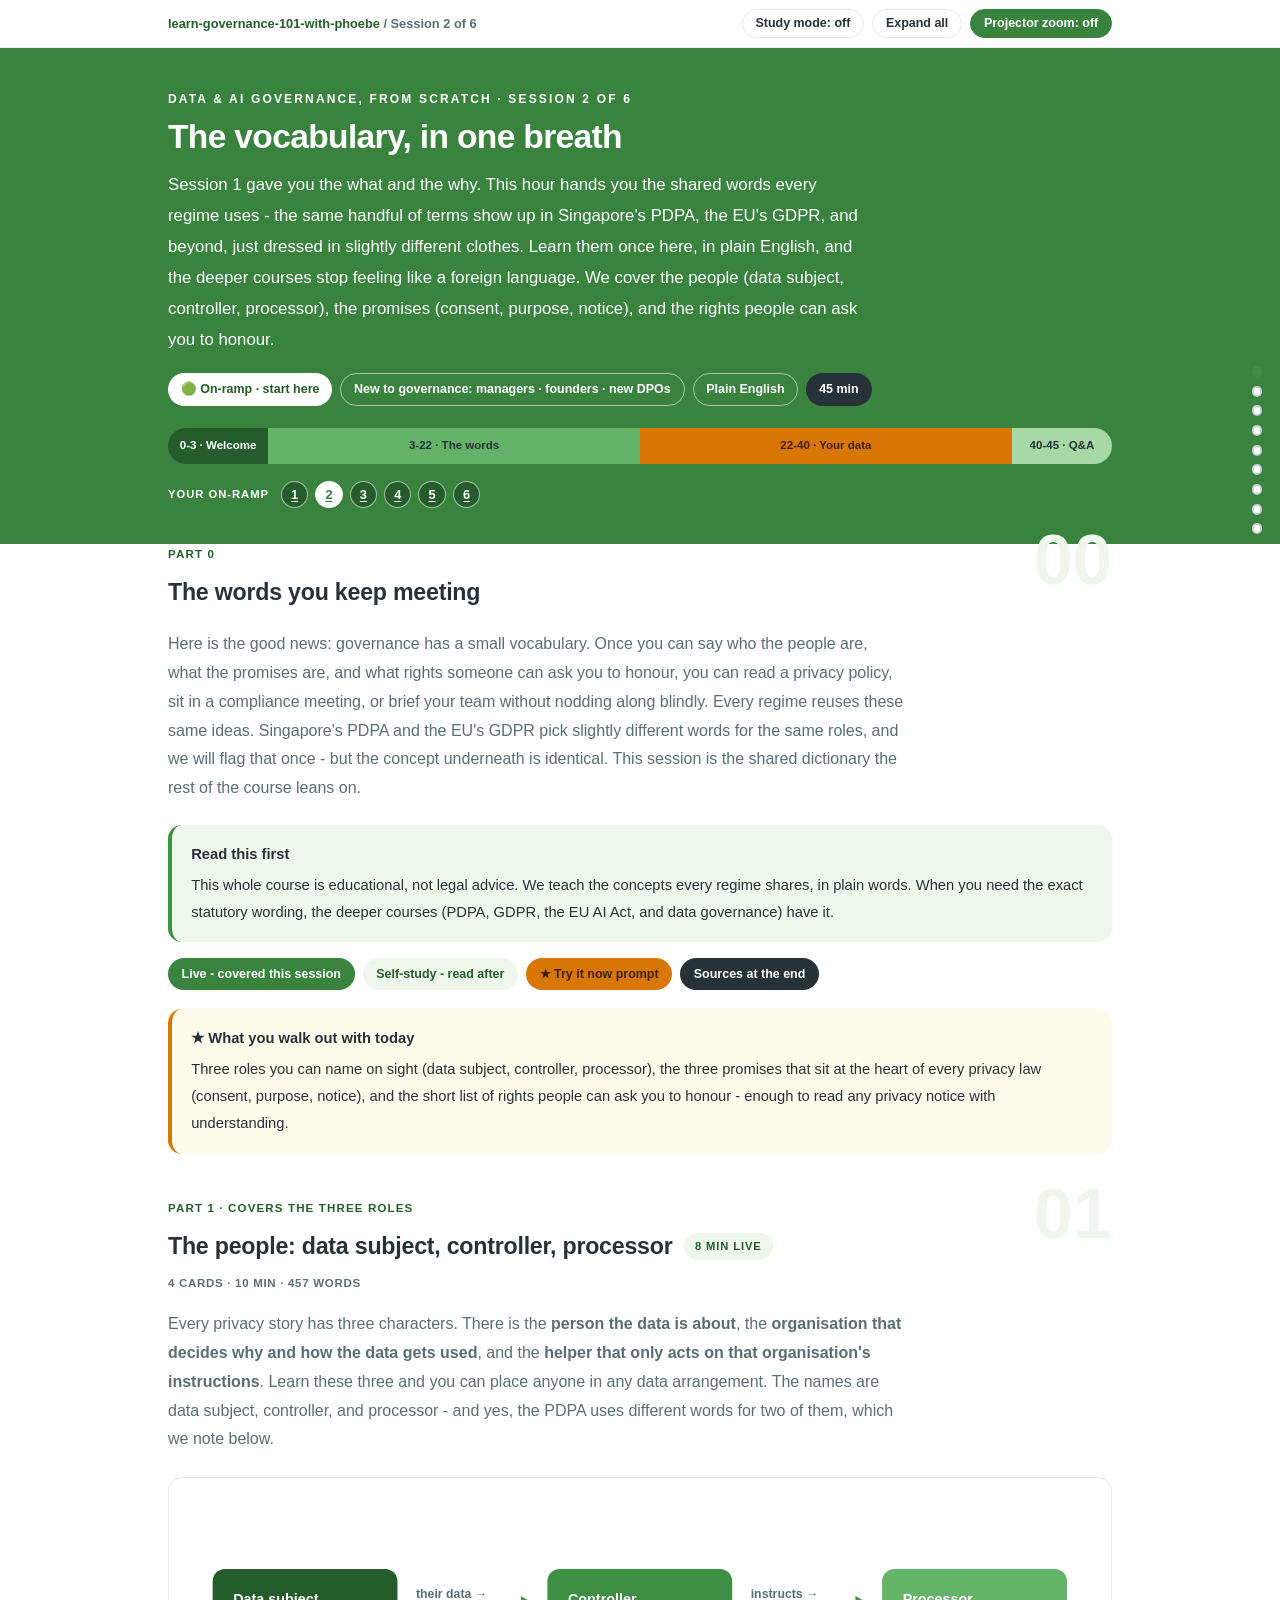
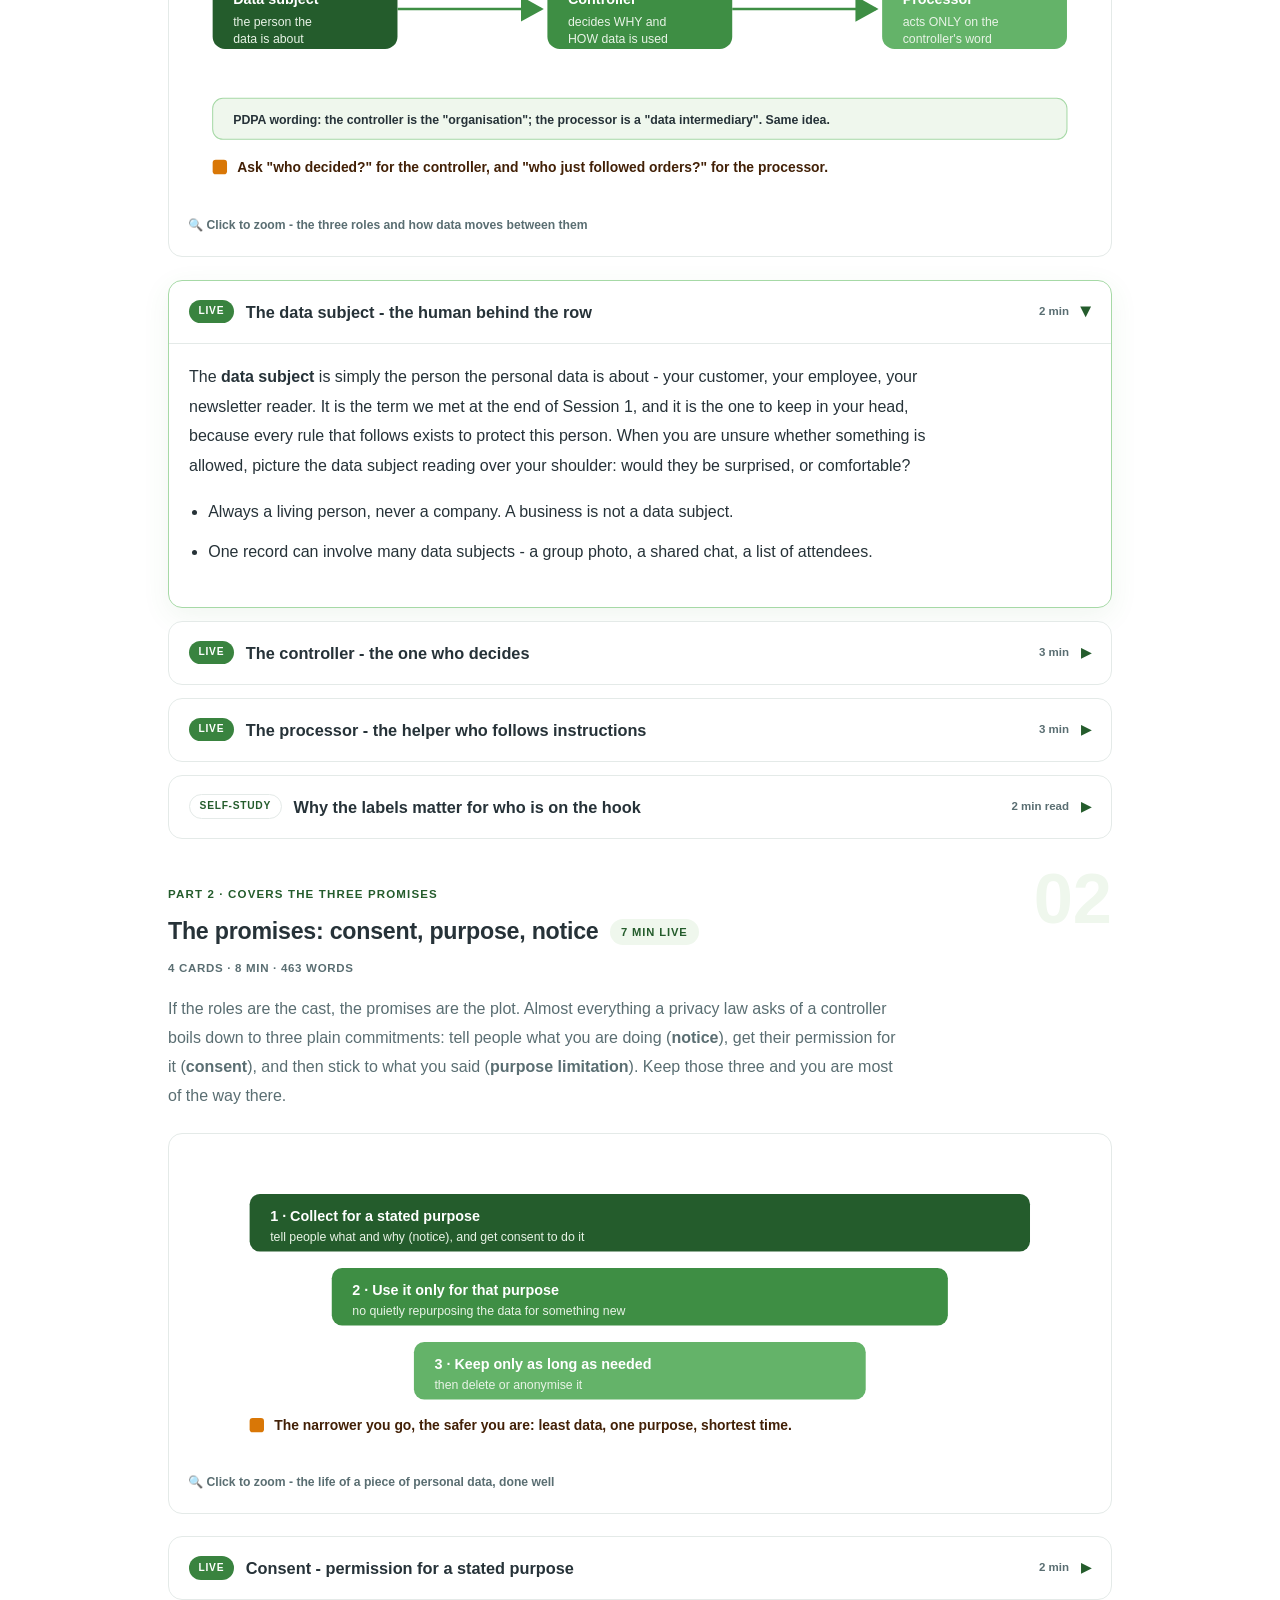
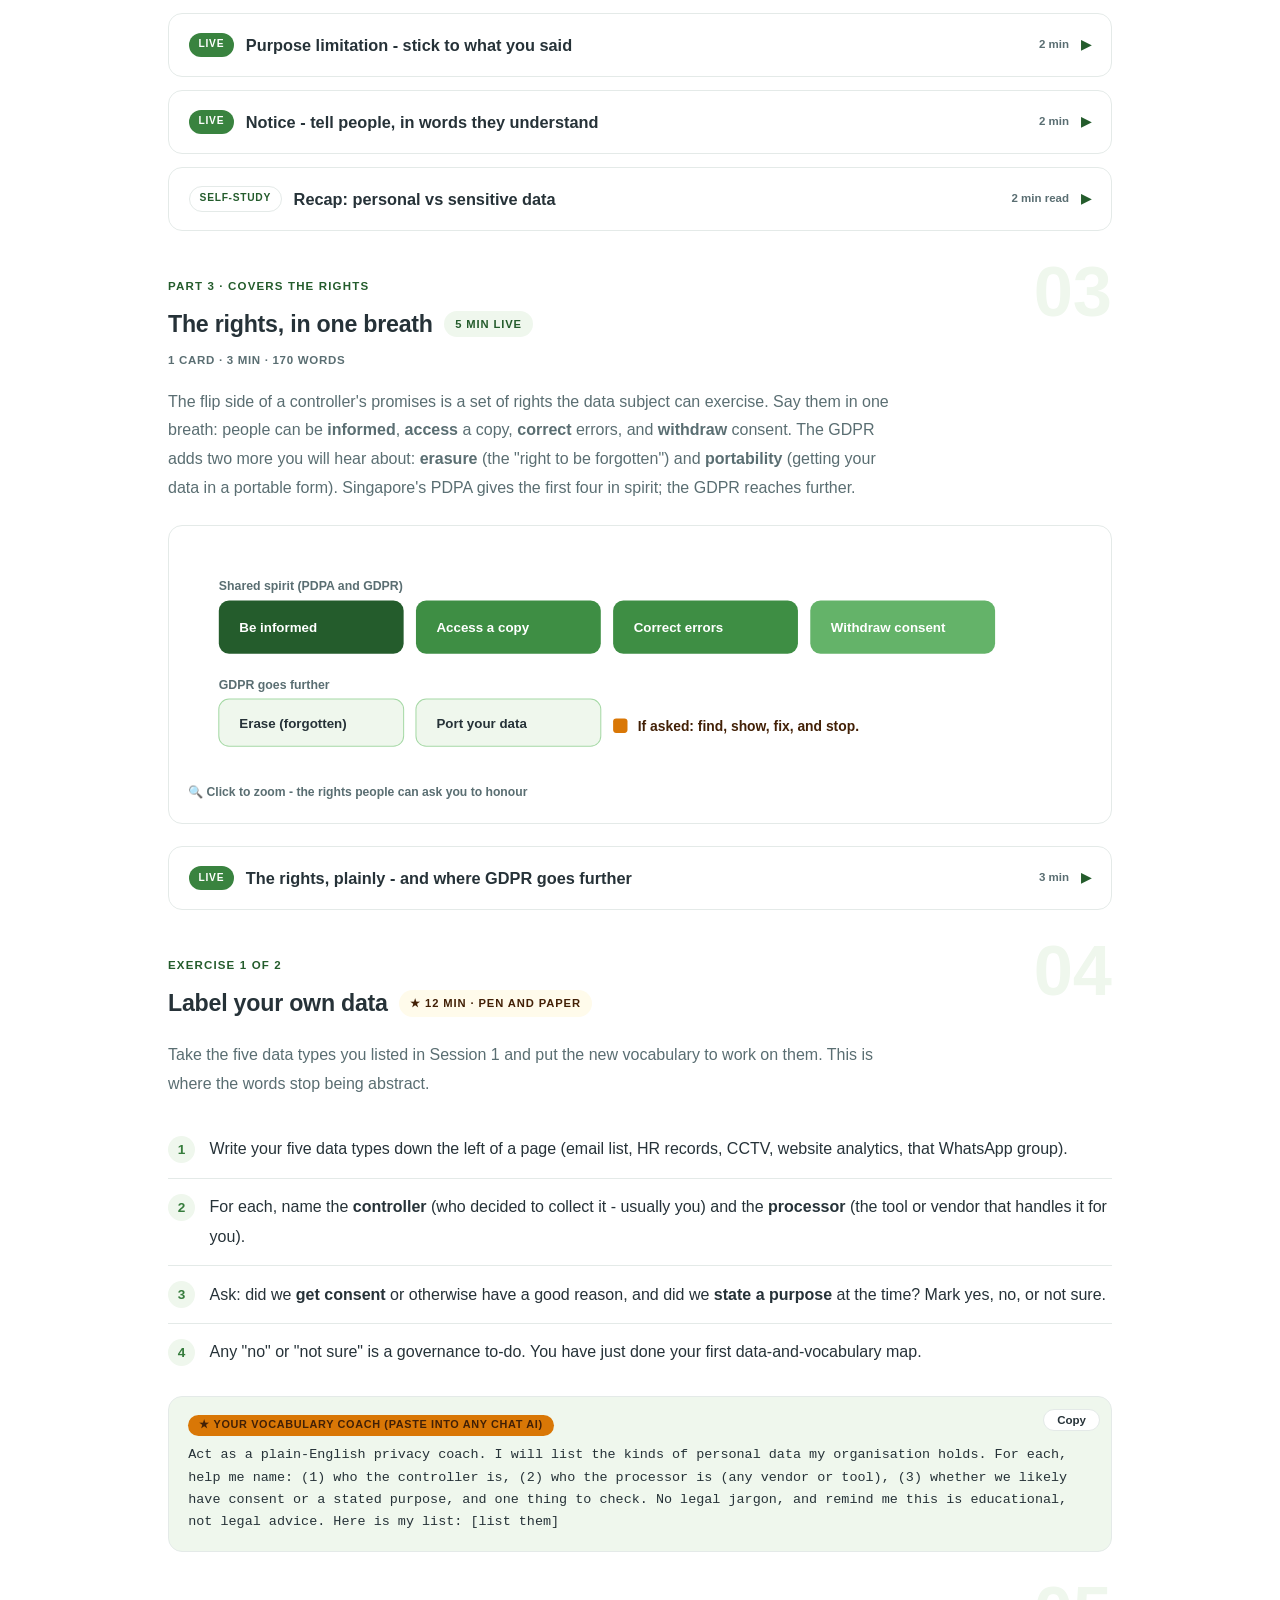
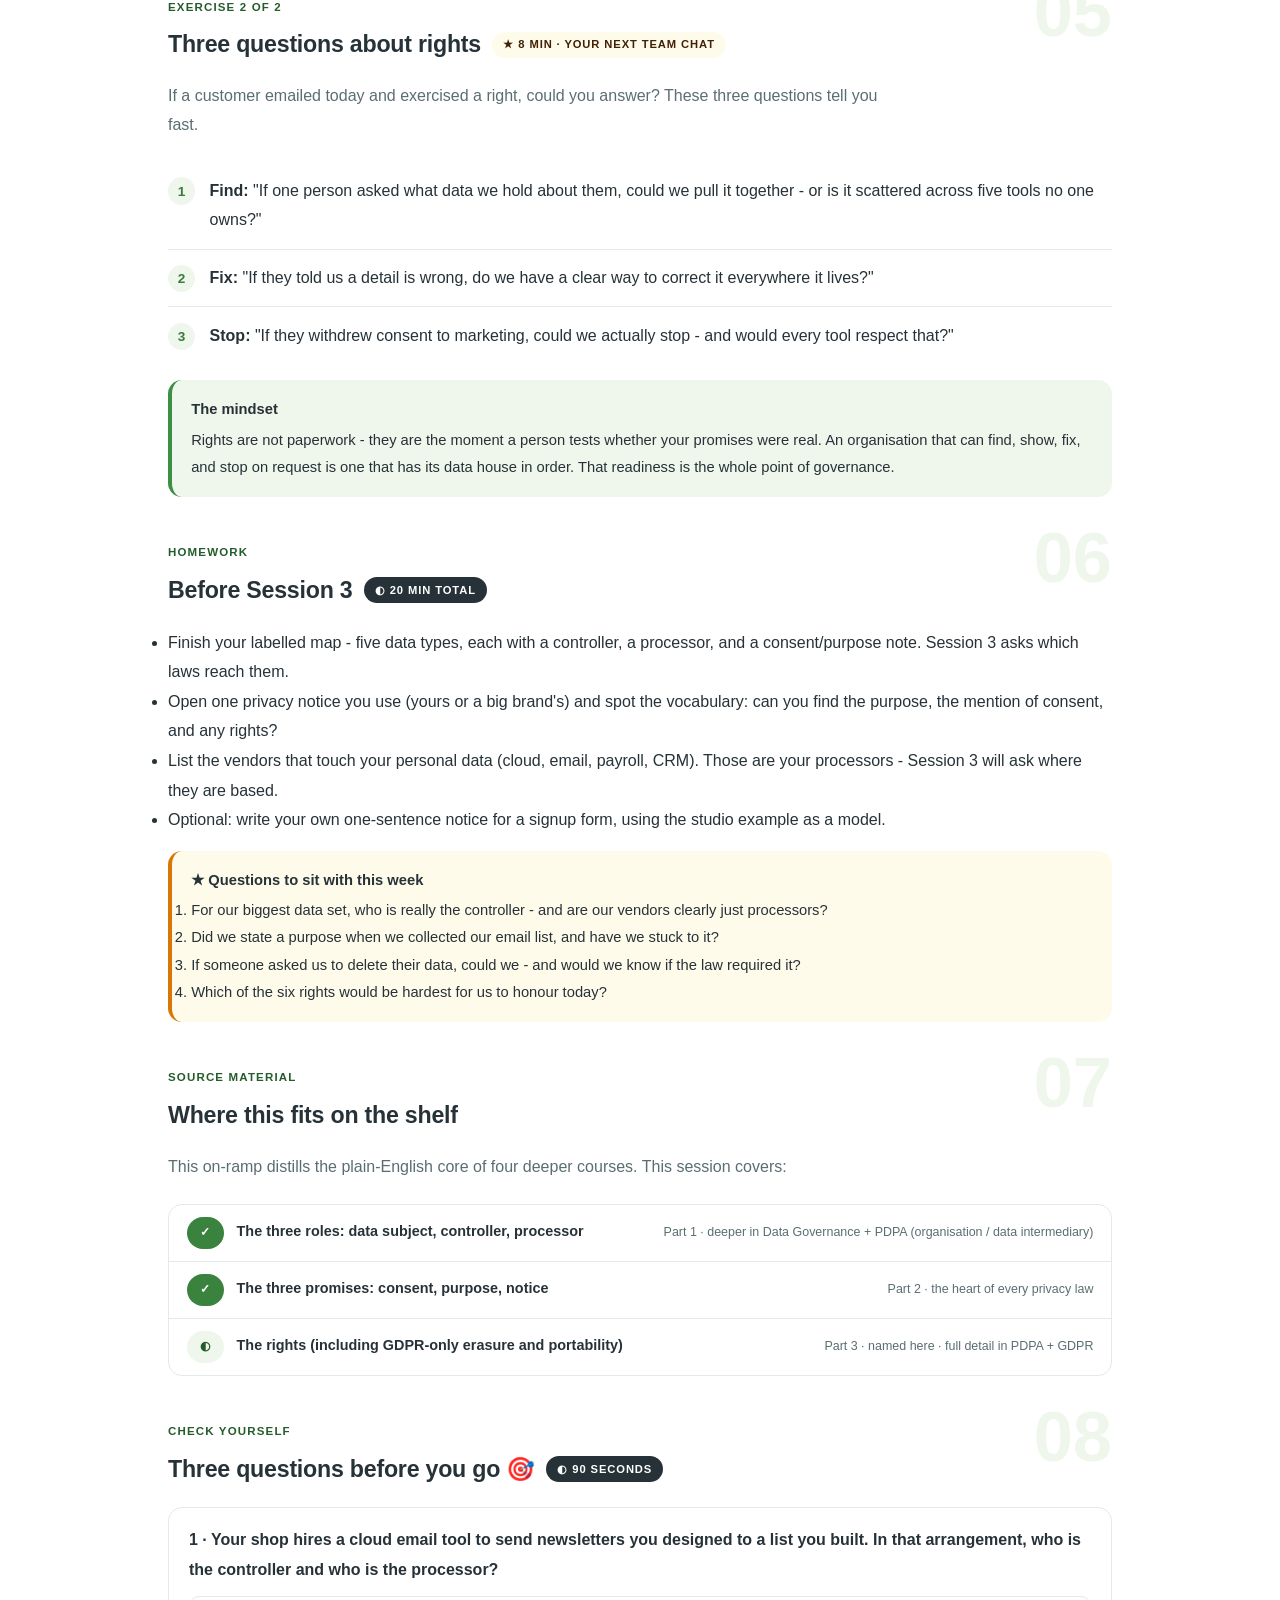
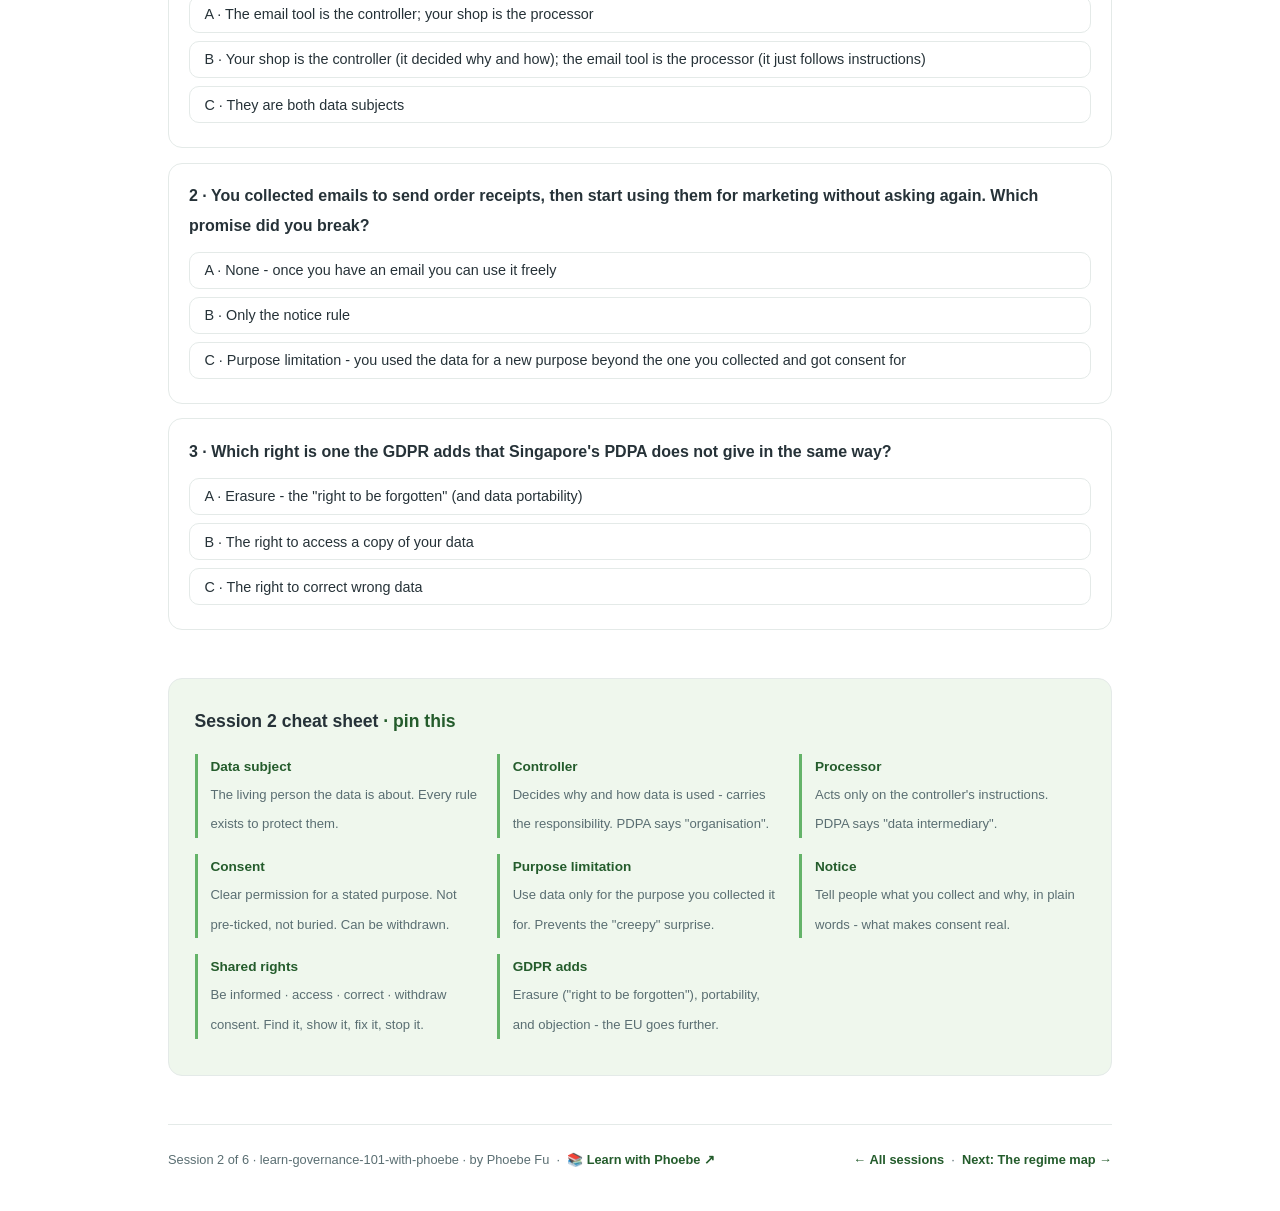
<file: courses/a2-vocabulary.html>
<!DOCTYPE html>
<html lang="en">
<head>
<meta charset="UTF-8">
<meta name="viewport" content="width=device-width, initial-scale=1.0">
<!-- social:start -->
<meta name="description" content="Here is the good news: governance has a small vocabulary. Once you can say who the people are, what the promises are, and what rights someone can ask you to honour, you can read a privacy...">
<meta property="og:type" content="article">
<meta property="og:site_name" content="Learn with Phoebe">
<meta property="og:title" content="The vocabulary, in one breath - learn governance 101 with phoebe">
<meta property="og:description" content="Here is the good news: governance has a small vocabulary. Once you can say who the people are, what the promises are, and what rights someone can ask you to honour, you can read a privacy...">
<meta property="og:url" content="https://phoebefu6.github.io/learn-governance-101-with-phoebe/courses/a2-vocabulary.html">
<meta property="og:image" content="https://phoebefu6.github.io/learn-governance-101-with-phoebe/assets/og-cover.png">
<meta property="og:image:width" content="1200">
<meta property="og:image:height" content="630">
<meta name="twitter:card" content="summary_large_image">
<meta name="twitter:title" content="The vocabulary, in one breath - learn governance 101 with phoebe">
<meta name="twitter:description" content="Here is the good news: governance has a small vocabulary. Once you can say who the people are, what the promises are, and what rights someone can ask you to honour, you can read a privacy...">
<meta name="twitter:image" content="https://phoebefu6.github.io/learn-governance-101-with-phoebe/assets/og-cover.png">
<!-- social:end -->
<title>Session 2 · The vocabulary - learn governance 101 with phoebe</title>
<link rel="stylesheet" href="../assets/style.css?v=32">
</head>
<body>

<div class="toolbar">
  <div class="wrap">
    <span class="crumb"><a href="../index.html">learn-governance-101-with-phoebe</a> / Session 2 of 6</span>
    <button class="btn" id="toggle-all" type="button">Expand all</button>
    <button class="btn primary" id="zoom-toggle" type="button">Projector zoom: off</button>
  </div>
</div>

<header class="masthead">
  <div class="wrap">
    <div class="eyebrow">Data &amp; AI Governance, from scratch · Session 2 of 6</div>
    <h1>The vocabulary, <span class="accent">in one breath</span></h1>
    <p class="sub">Session 1 gave you the what and the why. This hour hands you the shared words every regime uses - the same handful of terms show up in Singapore's PDPA, the EU's GDPR, and beyond, just dressed in slightly different clothes. Learn them once here, in plain English, and the deeper courses stop feeling like a foreign language. We cover the people (data subject, controller, processor), the promises (consent, purpose, notice), and the rights people can ask you to honour.</p>
    <div class="chip-row">
      <span class="chip level">🟢 On-ramp · start here</span>
      <span class="chip audience">New to governance: managers · founders · new DPOs</span>
      <span class="chip audience">Plain English</span>
      <span class="chip time">45 min</span>
    </div>
    <div class="agenda">
      <span class="a1" style="flex:1">0-3 · Welcome</span>
      <span class="a2" style="flex:4">3-22 · The words</span>
      <span class="a3" style="flex:4">22-40 · Your data</span>
      <span class="a4" style="flex:1">40-45 · Q&amp;A</span>
    </div>
  </div>
</header>

<main class="wrap">

  <section class="section" id="intro">
    <div class="section-kicker"><span class="klabel">Part 0</span><h2>The words you keep meeting</h2></div>
    <p class="lede">Here is the good news: governance has a small vocabulary. Once you can say who the people are, what the promises are, and what rights someone can ask you to honour, you can read a privacy policy, sit in a compliance meeting, or brief your team without nodding along blindly. Every regime reuses these same ideas. Singapore's PDPA and the EU's GDPR pick slightly different words for the same roles, and we will flag that once - but the concept underneath is identical. This session is the shared dictionary the rest of the course leans on.</p>
    <div class="callout tip"><strong>Read this first</strong> This whole course is educational, not legal advice. We teach the concepts every regime shares, in plain words. When you need the exact statutory wording, the deeper courses (PDPA, GDPR, the EU AI Act, and data governance) have it.</div>
    <div class="legend">
      <span class="pill solid">Live - covered this session</span>
      <span class="pill light">Self-study - read after</span>
      <span class="pill peach">★ Try it now prompt</span>
      <span class="pill inkpill">Sources at the end</span>
    </div>
    <div class="callout win"><strong>★ What you walk out with today</strong> Three roles you can name on sight (data subject, controller, processor), the three promises that sit at the heart of every privacy law (consent, purpose, notice), and the short list of rights people can ask you to honour - enough to read any privacy notice with understanding.</div>
  </section>

  <section class="section" id="roles">
    <div class="section-kicker"><span class="klabel">Part 1 · covers the three roles</span><h2>The people: data subject, controller, processor <span class="tag concept">8 min live</span></h2></div>
    <p class="lede">Every privacy story has three characters. There is the <strong>person the data is about</strong>, the <strong>organisation that decides why and how the data gets used</strong>, and the <strong>helper that only acts on that organisation's instructions</strong>. Learn these three and you can place anyone in any data arrangement. The names are data subject, controller, and processor - and yes, the PDPA uses different words for two of them, which we note below.</p>

    <figure class="zoomable">
      <svg viewBox="0 0 880 300" xmlns="http://www.w3.org/2000/svg" role="img" aria-label="A data subject's personal data flows to a controller who decides why and how it is used, and who instructs a processor that acts only on those instructions">
        <defs>
          <marker id="arrV2a" markerWidth="10" markerHeight="10" refX="8" refY="5" orient="auto">
            <path d="M0 0 L9 5 L0 10 z" fill="#3E8E44"/>
          </marker>
        </defs>
        <style>
          .v2aT { font: 700 14px Inter, sans-serif; fill: #FFFFFF; }
          .v2aW { font: 400 12px Inter, sans-serif; fill: #E8F3E6; }
          .v2aL { font: 600 12px Inter, sans-serif; fill: #5A6E72; }
          .v2aN { font: 600 13.5px Inter, sans-serif; fill: #422006; }
          .v2aF { stroke: #3E8E44; stroke-width: 2.5; fill: none; }
        </style>
        <rect x="24" y="70" width="180" height="78" rx="12" fill="#245C2C"/>
        <text class="v2aT" x="44" y="104">Data subject</text>
        <text class="v2aW" x="44" y="126">the person the</text>
        <text class="v2aW" x="44" y="142">data is about</text>
        <rect x="350" y="70" width="180" height="78" rx="12" fill="#3E8E44"/>
        <text class="v2aT" x="370" y="104">Controller</text>
        <text class="v2aW" x="370" y="126">decides WHY and</text>
        <text class="v2aW" x="370" y="142">HOW data is used</text>
        <rect x="676" y="70" width="180" height="78" rx="12" fill="#64B369"/>
        <text class="v2aT" x="696" y="104">Processor</text>
        <text class="v2aW" x="696" y="126">acts ONLY on the</text>
        <text class="v2aW" x="696" y="142">controller's word</text>
        <path class="v2aF" d="M204 109 L344 109" marker-end="url(#arrV2a)"/>
        <text class="v2aL" x="222" y="98">their data →</text>
        <path class="v2aF" d="M530 109 L670 109" marker-end="url(#arrV2a)"/>
        <text class="v2aL" x="548" y="98">instructs →</text>
        <rect x="24" y="196" width="832" height="40" rx="10" fill="#EFF7ED" stroke="#A6D9A6"/>
        <text class="v2aL" x="44" y="221" style="fill:#263238">PDPA wording: the controller is the "organisation"; the processor is a "data intermediary". Same idea.</text>
        <rect x="24" y="256" width="14" height="14" rx="3" fill="#D97706"/>
        <text class="v2aN" x="48" y="268">Ask "who decided?" for the controller, and "who just followed orders?" for the processor.</text>
      </svg>
      <figcaption>🔍 Click to zoom - the three roles and how data moves between them</figcaption>
    </figure>

    <details class="card" open>
      <summary><span class="mode live">Live</span>The data subject - the human behind the row<span class="mini">2 min</span><span class="caret">▶</span></summary>
      <div class="body">
        <p>The <strong>data subject</strong> is simply the person the personal data is about - your customer, your employee, your newsletter reader. It is the term we met at the end of Session 1, and it is the one to keep in your head, because every rule that follows exists to protect this person. When you are unsure whether something is allowed, picture the data subject reading over your shoulder: would they be surprised, or comfortable?</p>
        <ul>
          <li>Always a living person, never a company. A business is not a data subject.</li>
          <li>One record can involve many data subjects - a group photo, a shared chat, a list of attendees.</li>
        </ul>
      </div>
    </details>

    <details class="card">
      <summary><span class="mode live">Live</span>The controller - the one who decides<span class="mini">3 min</span><span class="caret">▶</span></summary>
      <div class="body">
        <p>The <strong>controller</strong> is the organisation that decides <em>why</em> personal data is collected and <em>how</em> it is used. If you choose to build an email list, and you choose what to do with it, you are the controller of that list. The controller carries the responsibility - it is the one the rules hold accountable. Singapore's PDPA calls this player the <strong>"organisation"</strong>, but the meaning is the same: whoever calls the shots on the data.</p>
        <ul>
          <li>The test is decision-making power: who sets the purpose and the means?</li>
          <li>Two organisations can be joint controllers when they decide together.</li>
        </ul>
      </div>
    </details>

    <details class="card">
      <summary><span class="mode live">Live</span>The processor - the helper who follows instructions<span class="mini">3 min</span><span class="caret">▶</span></summary>
      <div class="body">
        <p>The <strong>processor</strong> handles personal data <em>on the controller's behalf</em> and only does what it is told. Your payroll vendor, your cloud host, your email-sending tool - they touch the data, but they do not decide the purpose. The PDPA name for this role is <strong>"data intermediary"</strong>. The key line is simple: a processor that starts deciding things for itself has quietly become a controller, and picks up a controller's responsibilities.</p>
        <div class="callout example"><span class="ex-pill">Real world</span><p><strong>A neighbourhood shop and its email tool.</strong> Picture a small shop that emails a monthly promotion. The <strong>shop is the controller</strong> - it decided to build the list and what to send. The <strong>email platform it uses is the processor</strong> - it stores the addresses and presses send, but only when the shop tells it to. And the <strong>customer is the data subject</strong> - the person the addresses belong to. Three roles, one everyday errand.</p></div>
      </div>
    </details>

    <details class="card">
      <summary><span class="mode self">Self-study</span>Why the labels matter for who is on the hook<span class="mini">2 min read</span><span class="caret">▶</span></summary>
      <div class="body">
        <p>These are not just tidy words - they decide who is responsible when something goes wrong. The controller owes the duties to the data subject: give notice, respect the purpose, honour rights, keep it safe. The processor owes its duties to the controller: follow the contract, do not go off-script, help when the controller needs to answer a request. When you sign up a new vendor, you are almost always the controller and they are the processor - which means the buck still stops with you. That is why a written agreement setting out what the processor may and may not do is a governance staple, not red tape.</p>
      </div>
    </details>
  </section>

  <section class="section" id="promises">
    <div class="section-kicker"><span class="klabel">Part 2 · covers the three promises</span><h2>The promises: consent, purpose, notice <span class="tag concept">7 min live</span></h2></div>
    <p class="lede">If the roles are the cast, the promises are the plot. Almost everything a privacy law asks of a controller boils down to three plain commitments: tell people what you are doing (<strong>notice</strong>), get their permission for it (<strong>consent</strong>), and then stick to what you said (<strong>purpose limitation</strong>). Keep those three and you are most of the way there.</p>

    <figure class="zoomable">
      <svg viewBox="0 0 880 300" xmlns="http://www.w3.org/2000/svg" role="img" aria-label="A funnel: collect personal data for a stated purpose, use it only for that purpose, and keep it only as long as needed">
        <style>
          .v2bT { font: 700 14px Inter, sans-serif; fill: #FFFFFF; }
          .v2bW { font: 400 12px Inter, sans-serif; fill: #E8F3E6; }
          .v2bI { font: 700 13px Inter, sans-serif; fill: #263238; }
          .v2bN { font: 600 13.5px Inter, sans-serif; fill: #422006; }
        </style>
        <rect x="60" y="40" width="760" height="56" rx="10" fill="#245C2C"/>
        <text class="v2bT" x="80" y="66">1 · Collect for a stated purpose</text>
        <text class="v2bW" x="80" y="86">tell people what and why (notice), and get consent to do it</text>
        <rect x="140" y="112" width="600" height="56" rx="10" fill="#3E8E44"/>
        <text class="v2bT" x="160" y="138">2 · Use it only for that purpose</text>
        <text class="v2bW" x="160" y="158">no quietly repurposing the data for something new</text>
        <rect x="220" y="184" width="440" height="56" rx="10" fill="#64B369"/>
        <text class="v2bT" x="240" y="210">3 · Keep only as long as needed</text>
        <text class="v2bW" x="240" y="230">then delete or anonymise it</text>
        <rect x="60" y="258" width="14" height="14" rx="3" fill="#D97706"/>
        <text class="v2bN" x="84" y="270">The narrower you go, the safer you are: least data, one purpose, shortest time.</text>
      </svg>
      <figcaption>🔍 Click to zoom - the life of a piece of personal data, done well</figcaption>
    </figure>

    <details class="card">
      <summary><span class="mode live">Live</span>Consent - permission for a stated purpose<span class="mini">2 min</span><span class="caret">▶</span></summary>
      <div class="body">
        <p><strong>Consent</strong> is permission to use someone's data for a purpose you have told them about. Good consent is a clear yes to a clear ask - not a pre-ticked box, not buried in ten pages of terms. And because it is permission for a <em>stated</em> purpose, it does not stretch: consent to email you a receipt is not consent to add you to a marketing list. Consent is one lawful way to use data - there are others - but it is the one beginners meet first, and the easiest to get wrong by being vague.</p>
        <ul>
          <li>Clear, specific, and freely given beats broad and buried.</li>
          <li>People can take it back - see the rights in Part 3.</li>
        </ul>
      </div>
    </details>

    <details class="card">
      <summary><span class="mode live">Live</span>Purpose limitation - stick to what you said<span class="mini">2 min</span><span class="caret">▶</span></summary>
      <div class="body">
        <p><strong>Purpose limitation</strong> is the promise that turns consent into trust: use the data only for the purpose you collected it for. You gathered emails to send order updates - so you do not suddenly sell them, feed them to a new AI experiment, or blast a promotion, unless you go back and ask again. This one rule prevents most "that felt creepy" moments, because surprise is exactly what it rules out. Its close cousin is <strong>data minimisation</strong>: collect only what the purpose needs, and keep it only as long as the purpose lasts.</p>
      </div>
    </details>

    <details class="card">
      <summary><span class="mode live">Live</span>Notice - tell people, in words they understand<span class="mini">2 min</span><span class="caret">▶</span></summary>
      <div class="body">
        <p><strong>Notice</strong> (some laws say <strong>notification</strong>) is simply telling people what you collect, why, and what you will do with it - before or as you collect it. It is the privacy notice on your website, the line under a signup form, the short explanation at the till. Good notice is honest and readable; nobody is served by a wall of legalese. Notice is what makes consent meaningful: you cannot truly agree to something you were never told.</p>
        <div class="callout example"><span class="ex-pill">Real world</span><p><strong>The signup box that got it right.</strong> A small studio added one line under its newsletter form: "We will use your email to send our monthly note and nothing else. Unsubscribe anytime." That single sentence is notice (what and why), sets the purpose (monthly note only), and signals a right (withdraw) - three promises in twenty words. Sign-ups went up, because clarity reads as respect.</p></div>
      </div>
    </details>

    <details class="card">
      <summary><span class="mode self">Self-study</span>Recap: personal vs sensitive data<span class="mini">2 min read</span><span class="caret">▶</span></summary>
      <div class="body">
        <p>Carrying over from Session 1: <strong>personal data</strong> is anything that can identify one living person, and <strong>sensitive data</strong> (the GDPR's "special category") is the slice that could hurt most if mishandled - health, race, religion, sexual orientation, political views, biometrics. The promises above apply to all personal data, but sensitive data raises the bar on every one of them: you need a stronger reason to collect it, tighter protection while you hold it, and more care before you share it. When you meet the vocabulary in the wild, watch for phrases like "we may use your health information" - that is a signal the highest bar should be in play.</p>
      </div>
    </details>
  </section>

  <section class="section" id="rights">
    <div class="section-kicker"><span class="klabel">Part 3 · covers the rights</span><h2>The rights, in one breath <span class="tag concept">5 min live</span></h2></div>
    <p class="lede">The flip side of a controller's promises is a set of rights the data subject can exercise. Say them in one breath: people can be <strong>informed</strong>, <strong>access</strong> a copy, <strong>correct</strong> errors, and <strong>withdraw</strong> consent. The GDPR adds two more you will hear about: <strong>erasure</strong> (the "right to be forgotten") and <strong>portability</strong> (getting your data in a portable form). Singapore's PDPA gives the first four in spirit; the GDPR reaches further.</p>

    <figure class="zoomable">
      <svg viewBox="0 0 880 220" xmlns="http://www.w3.org/2000/svg" role="img" aria-label="A row of rights: be informed, access, correct, withdraw consent - shared - then erase and port, which the GDPR adds">
        <style>
          .v2cT { font: 700 13px Inter, sans-serif; fill: #FFFFFF; }
          .v2cI { font: 700 13px Inter, sans-serif; fill: #263238; }
          .v2cL { font: 600 12px Inter, sans-serif; fill: #5A6E72; }
          .v2cN { font: 600 13.5px Inter, sans-serif; fill: #422006; }
        </style>
        <text class="v2cL" x="30" y="44">Shared spirit (PDPA and GDPR)</text>
        <rect x="30" y="54" width="180" height="52" rx="10" fill="#245C2C"/>
        <text class="v2cT" x="50" y="85">Be informed</text>
        <rect x="222" y="54" width="180" height="52" rx="10" fill="#3E8E44"/>
        <text class="v2cT" x="242" y="85">Access a copy</text>
        <rect x="414" y="54" width="180" height="52" rx="10" fill="#3E8E44"/>
        <text class="v2cT" x="434" y="85">Correct errors</text>
        <rect x="606" y="54" width="180" height="52" rx="10" fill="#64B369"/>
        <text class="v2cT" x="626" y="85">Withdraw consent</text>
        <text class="v2cL" x="30" y="140">GDPR goes further</text>
        <rect x="30" y="150" width="180" height="46" rx="10" fill="#EFF7ED" stroke="#A6D9A6"/>
        <text class="v2cI" x="50" y="178">Erase (forgotten)</text>
        <rect x="222" y="150" width="180" height="46" rx="10" fill="#EFF7ED" stroke="#A6D9A6"/>
        <text class="v2cI" x="242" y="178">Port your data</text>
        <rect x="414" y="169" width="14" height="14" rx="3" fill="#D97706"/>
        <text class="v2cN" x="438" y="181">If asked: find, show, fix, and stop.</text>
      </svg>
      <figcaption>🔍 Click to zoom - the rights people can ask you to honour</figcaption>
    </figure>

    <details class="card">
      <summary><span class="mode live">Live</span>The rights, plainly - and where GDPR goes further<span class="mini">3 min</span><span class="caret">▶</span></summary>
      <div class="body">
        <p>You do not need the article numbers. You need to recognise these when a person asks, and know that a working organisation can answer:</p>
        <ul>
          <li><strong>Be informed</strong> - know what you hold about them and why (this is notice, from their side).</li>
          <li><strong>Access</strong> - get a copy of the personal data you hold about them.</li>
          <li><strong>Correct</strong> - fix data that is wrong or out of date.</li>
          <li><strong>Withdraw consent</strong> - change their mind and have you stop the use they agreed to.</li>
          <li><strong>Erase (GDPR)</strong> - the "right to be forgotten": ask you to delete their data in certain cases.</li>
          <li><strong>Port (GDPR)</strong> - get their data in a common format to take elsewhere; the GDPR also adds a right to object.</li>
        </ul>
        <p>The shared spirit is the first four - Singapore's PDPA gives access, correction, and withdrawal, and informs people through notice. The GDPR layers on erasure, portability, and objection. For this on-ramp, hold the shape: <em>find it, show it, fix it, stop it</em> - and know the EU asks for a little more.</p>
      </div>
    </details>
  </section>

  <section class="section" id="exercise-1">
    <div class="section-kicker"><span class="klabel">Exercise 1 of 2</span><h2>Label your own data <span class="tag demo">★ 12 min · pen and paper</span></h2></div>
    <p class="lede">Take the five data types you listed in Session 1 and put the new vocabulary to work on them. This is where the words stop being abstract.</p>
    <div class="steps">
      <div class="step"><p>Write your five data types down the left of a page (email list, HR records, CCTV, website analytics, that WhatsApp group).</p></div>
      <div class="step"><p>For each, name the <strong>controller</strong> (who decided to collect it - usually you) and the <strong>processor</strong> (the tool or vendor that handles it for you).</p></div>
      <div class="step"><p>Ask: did we <strong>get consent</strong> or otherwise have a good reason, and did we <strong>state a purpose</strong> at the time? Mark yes, no, or not sure.</p></div>
      <div class="step"><p>Any "no" or "not sure" is a governance to-do. You have just done your first data-and-vocabulary map.</p></div>
    </div>
    <div class="prompt-box good"><span class="label">★ Your vocabulary coach (paste into any chat AI)</span>Act as a plain-English privacy coach. I will list the kinds of personal data my organisation holds. For each, help me name: (1) who the controller is, (2) who the processor is (any vendor or tool), (3) whether we likely have consent or a stated purpose, and one thing to check. No legal jargon, and remind me this is educational, not legal advice. Here is my list: [list them]</div>
  </section>

  <section class="section" id="exercise-2">
    <div class="section-kicker"><span class="klabel">Exercise 2 of 2</span><h2>Three questions about rights <span class="tag demo">★ 8 min · your next team chat</span></h2></div>
    <p class="lede">If a customer emailed today and exercised a right, could you answer? These three questions tell you fast.</p>
    <div class="steps">
      <div class="step"><p><strong>Find:</strong> "If one person asked what data we hold about them, could we pull it together - or is it scattered across five tools no one owns?"</p></div>
      <div class="step"><p><strong>Fix:</strong> "If they told us a detail is wrong, do we have a clear way to correct it everywhere it lives?"</p></div>
      <div class="step"><p><strong>Stop:</strong> "If they withdrew consent to marketing, could we actually stop - and would every tool respect that?"</p></div>
    </div>
    <div class="callout tip"><strong>The mindset</strong> Rights are not paperwork - they are the moment a person tests whether your promises were real. An organisation that can find, show, fix, and stop on request is one that has its data house in order. That readiness is the whole point of governance.</div>
  </section>

  <section class="section" id="homework">
    <div class="section-kicker"><span class="klabel">Homework</span><h2>Before Session 3 <span class="tag exercise">◐ 20 min total</span></h2></div>
    <ul>
      <li>Finish your labelled map - five data types, each with a controller, a processor, and a consent/purpose note. Session 3 asks which laws reach them.</li>
      <li>Open one privacy notice you use (yours or a big brand's) and spot the vocabulary: can you find the purpose, the mention of consent, and any rights?</li>
      <li>List the vendors that touch your personal data (cloud, email, payroll, CRM). Those are your processors - Session 3 will ask where they are based.</li>
      <li>Optional: write your own one-sentence notice for a signup form, using the studio example as a model.</li>
    </ul>
    <div class="callout win"><strong>★ Questions to sit with this week</strong>
      <ol>
        <li>For our biggest data set, who is really the controller - and are our vendors clearly just processors?</li>
        <li>Did we state a purpose when we collected our email list, and have we stuck to it?</li>
        <li>If someone asked us to delete their data, could we - and would we know if the law required it?</li>
        <li>Which of the six rights would be hardest for us to honour today?</li>
      </ol>
    </div>
  </section>

  <section class="section" id="official">
    <div class="section-kicker"><span class="klabel">Source material</span><h2>Where this fits on the shelf</h2></div>
    <p class="lede">This on-ramp distills the plain-English core of four deeper courses. This session covers:</p>
    <div class="covered">
      <div class="covered-row"><span class="status pill solid">✓</span><span class="name">The three roles: data subject, controller, processor</span><span class="note">Part 1 · deeper in Data Governance + PDPA (organisation / data intermediary)</span></div>
      <div class="covered-row"><span class="status pill solid">✓</span><span class="name">The three promises: consent, purpose, notice</span><span class="note">Part 2 · the heart of every privacy law</span></div>
      <div class="covered-row"><span class="status pill light">◐</span><span class="name">The rights (including GDPR-only erasure and portability)</span><span class="note">Part 3 · named here · full detail in PDPA + GDPR</span></div>
    </div>
  </section>

  <section class="section" id="quiz">
    <div class="section-kicker"><span class="klabel">Check yourself</span><h2>Three questions before you go 🎯 <span class="tag exercise">◐ 90 seconds</span></h2></div>
    <div class="quiz-q" data-answer="1">
      <p class="qtext">1 · Your shop hires a cloud email tool to send newsletters you designed to a list you built. In that arrangement, who is the controller and who is the processor?</p>
      <button class="qopt" type="button">A · The email tool is the controller; your shop is the processor</button>
      <button class="qopt" type="button">B · Your shop is the controller (it decided why and how); the email tool is the processor (it just follows instructions)</button>
      <button class="qopt" type="button">C · They are both data subjects</button>
      <p class="qwhy">The controller decides the purpose and means - that is your shop. The processor only acts on the controller's instructions - that is the email tool (the PDPA would call it a "data intermediary").</p>
    </div>
    <div class="quiz-q" data-answer="2">
      <p class="qtext">2 · You collected emails to send order receipts, then start using them for marketing without asking again. Which promise did you break?</p>
      <button class="qopt" type="button">A · None - once you have an email you can use it freely</button>
      <button class="qopt" type="button">B · Only the notice rule</button>
      <button class="qopt" type="button">C · Purpose limitation - you used the data for a new purpose beyond the one you collected and got consent for</button>
      <p class="qwhy">Consent is permission for a stated purpose; purpose limitation says stick to it. A new purpose (marketing) needs a fresh basis - usually asking again.</p>
    </div>
    <div class="quiz-q" data-answer="0">
      <p class="qtext">3 · Which right is one the GDPR adds that Singapore's PDPA does not give in the same way?</p>
      <button class="qopt" type="button">A · Erasure - the "right to be forgotten" (and data portability)</button>
      <button class="qopt" type="button">B · The right to access a copy of your data</button>
      <button class="qopt" type="button">C · The right to correct wrong data</button>
      <p class="qwhy">Access and correction are shared in spirit by both. Erasure ("right to be forgotten") and portability are the extras the GDPR layers on top.</p>
    </div>
    <p class="quiz-score"></p>
  </section>

  <section class="cheat" id="cheatsheet">
    <h3>Session 2 cheat sheet <span>· pin this</span></h3>
    <div class="grid-2">
      <div class="cheat-item"><b>Data subject</b><span>The living person the data is about. Every rule exists to protect them.</span></div>
      <div class="cheat-item"><b>Controller</b><span>Decides why and how data is used - carries the responsibility. PDPA says "organisation".</span></div>
      <div class="cheat-item"><b>Processor</b><span>Acts only on the controller's instructions. PDPA says "data intermediary".</span></div>
      <div class="cheat-item"><b>Consent</b><span>Clear permission for a stated purpose. Not pre-ticked, not buried. Can be withdrawn.</span></div>
      <div class="cheat-item"><b>Purpose limitation</b><span>Use data only for the purpose you collected it for. Prevents the "creepy" surprise.</span></div>
      <div class="cheat-item"><b>Notice</b><span>Tell people what you collect and why, in plain words - what makes consent real.</span></div>
      <div class="cheat-item"><b>Shared rights</b><span>Be informed · access · correct · withdraw consent. Find it, show it, fix it, stop it.</span></div>
      <div class="cheat-item"><b>GDPR adds</b><span>Erasure ("right to be forgotten"), portability, and objection - the EU goes further.</span></div>
    </div>
  </section>

  <footer class="pagefoot">
    <span>Session 2 of 6 · learn-governance-101-with-phoebe · by Phoebe Fu &nbsp;·&nbsp; 📚 <a href="https://phoebefu6.github.io/learn-with-phoebe/">Learn with Phoebe ↗</a></span>
    <span><a href="../index.html">← All sessions</a> &nbsp;·&nbsp; <a href="a3-regime-map.html">Next: The regime map →</a></span>
  </footer>

</main>

<script src="../assets/app.js?v=31"></script>
</body>
</html>
</file>
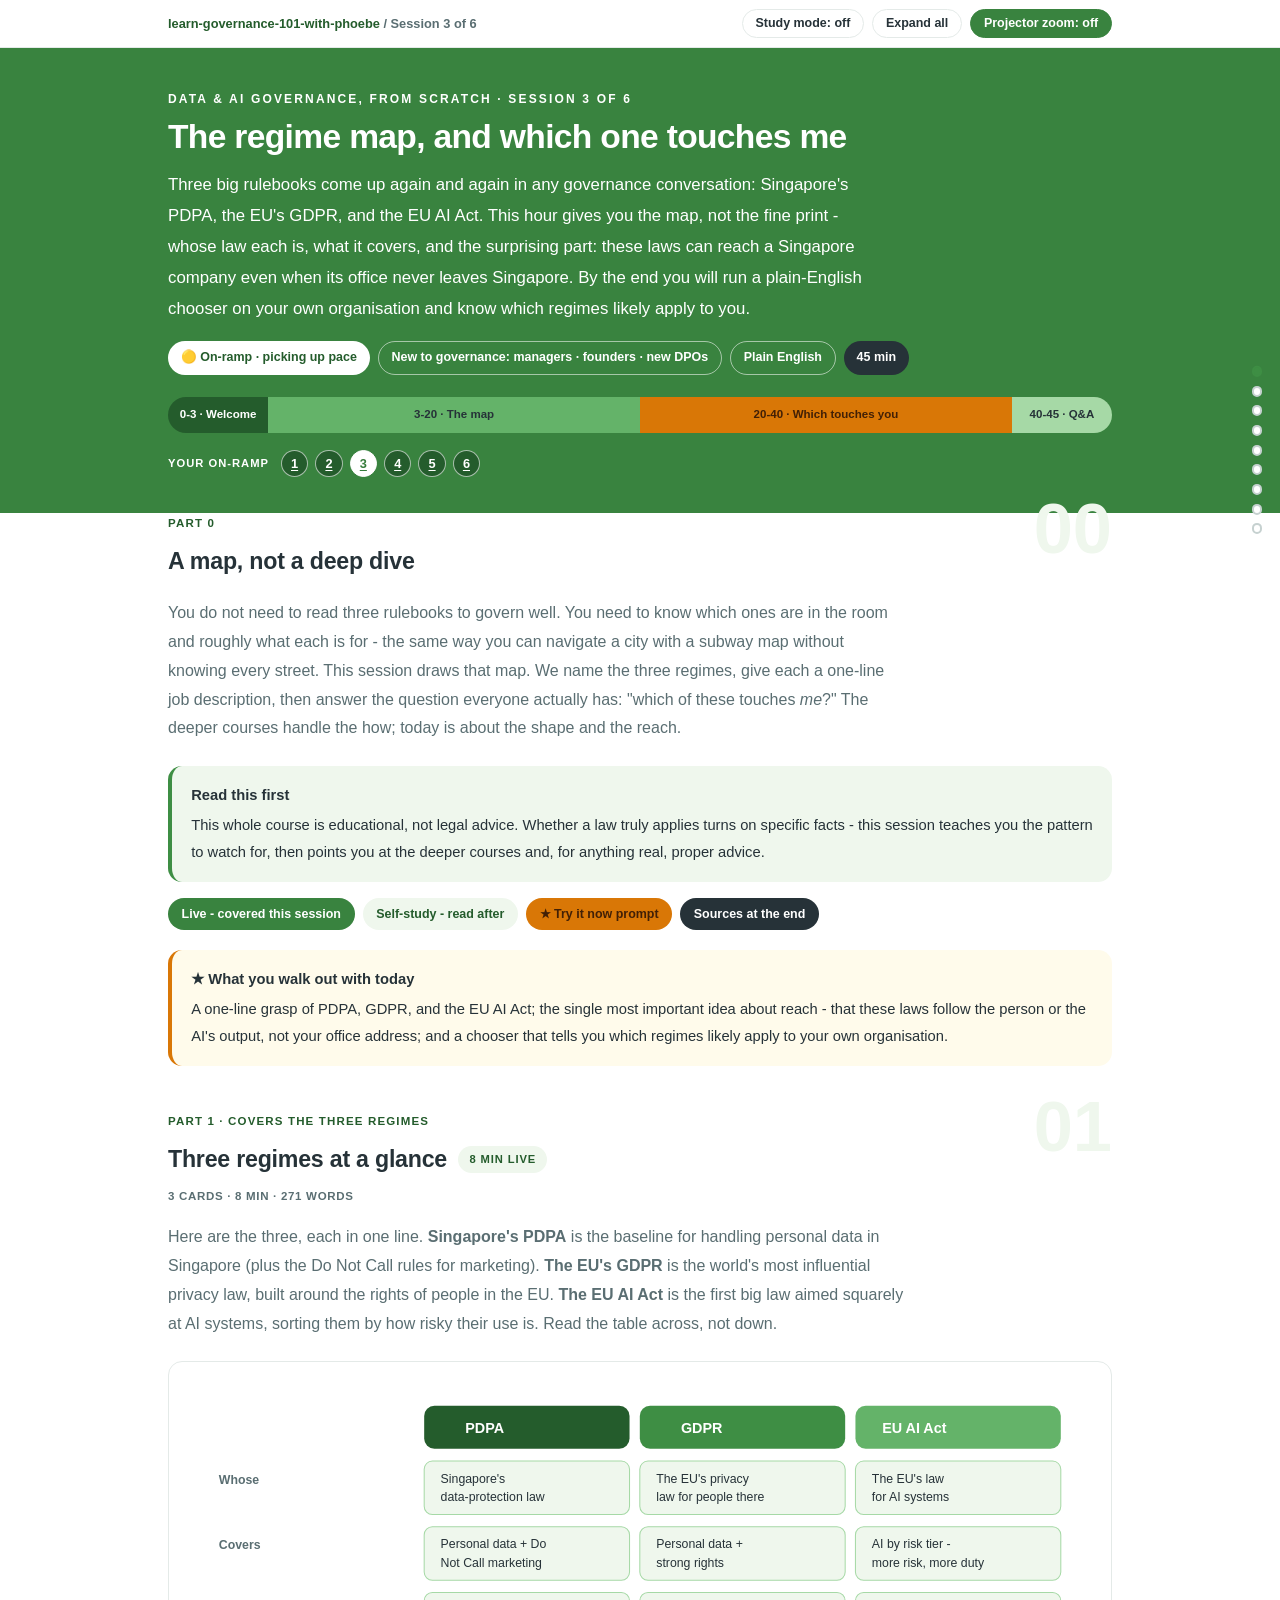
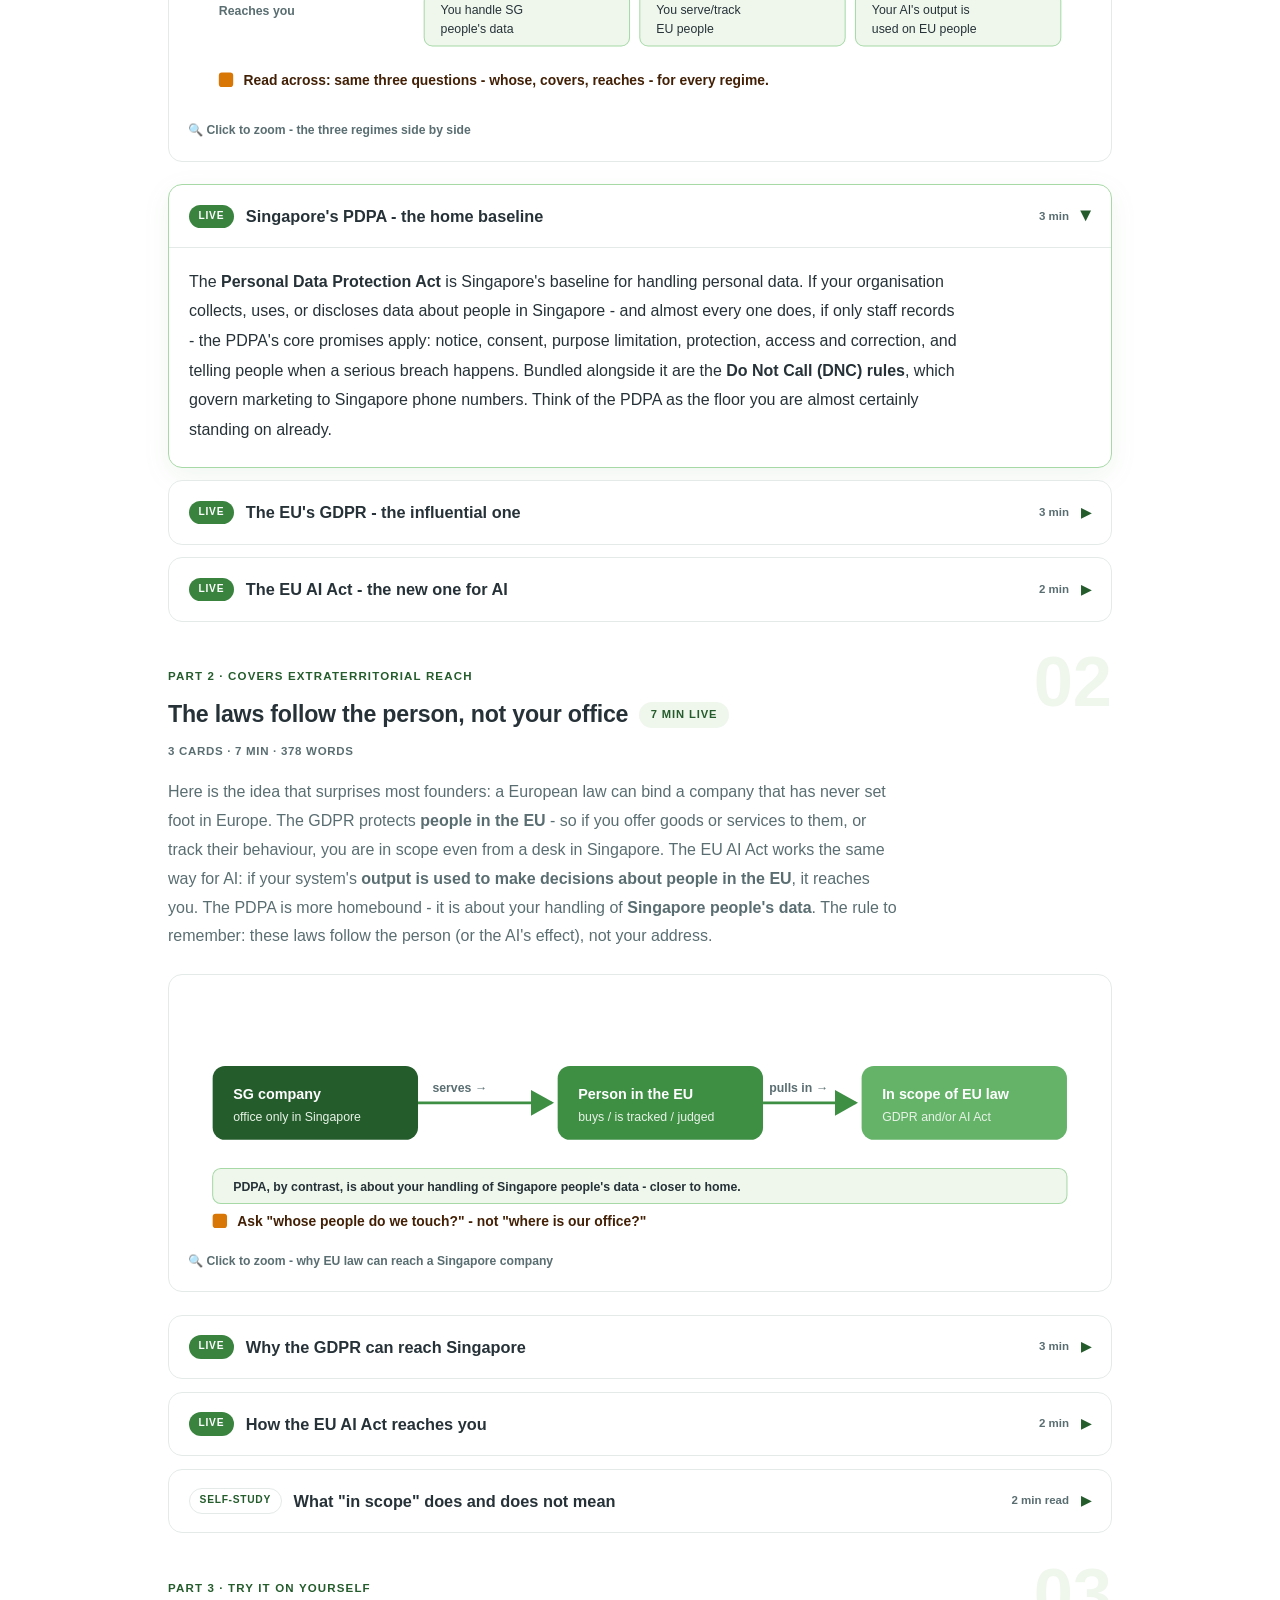
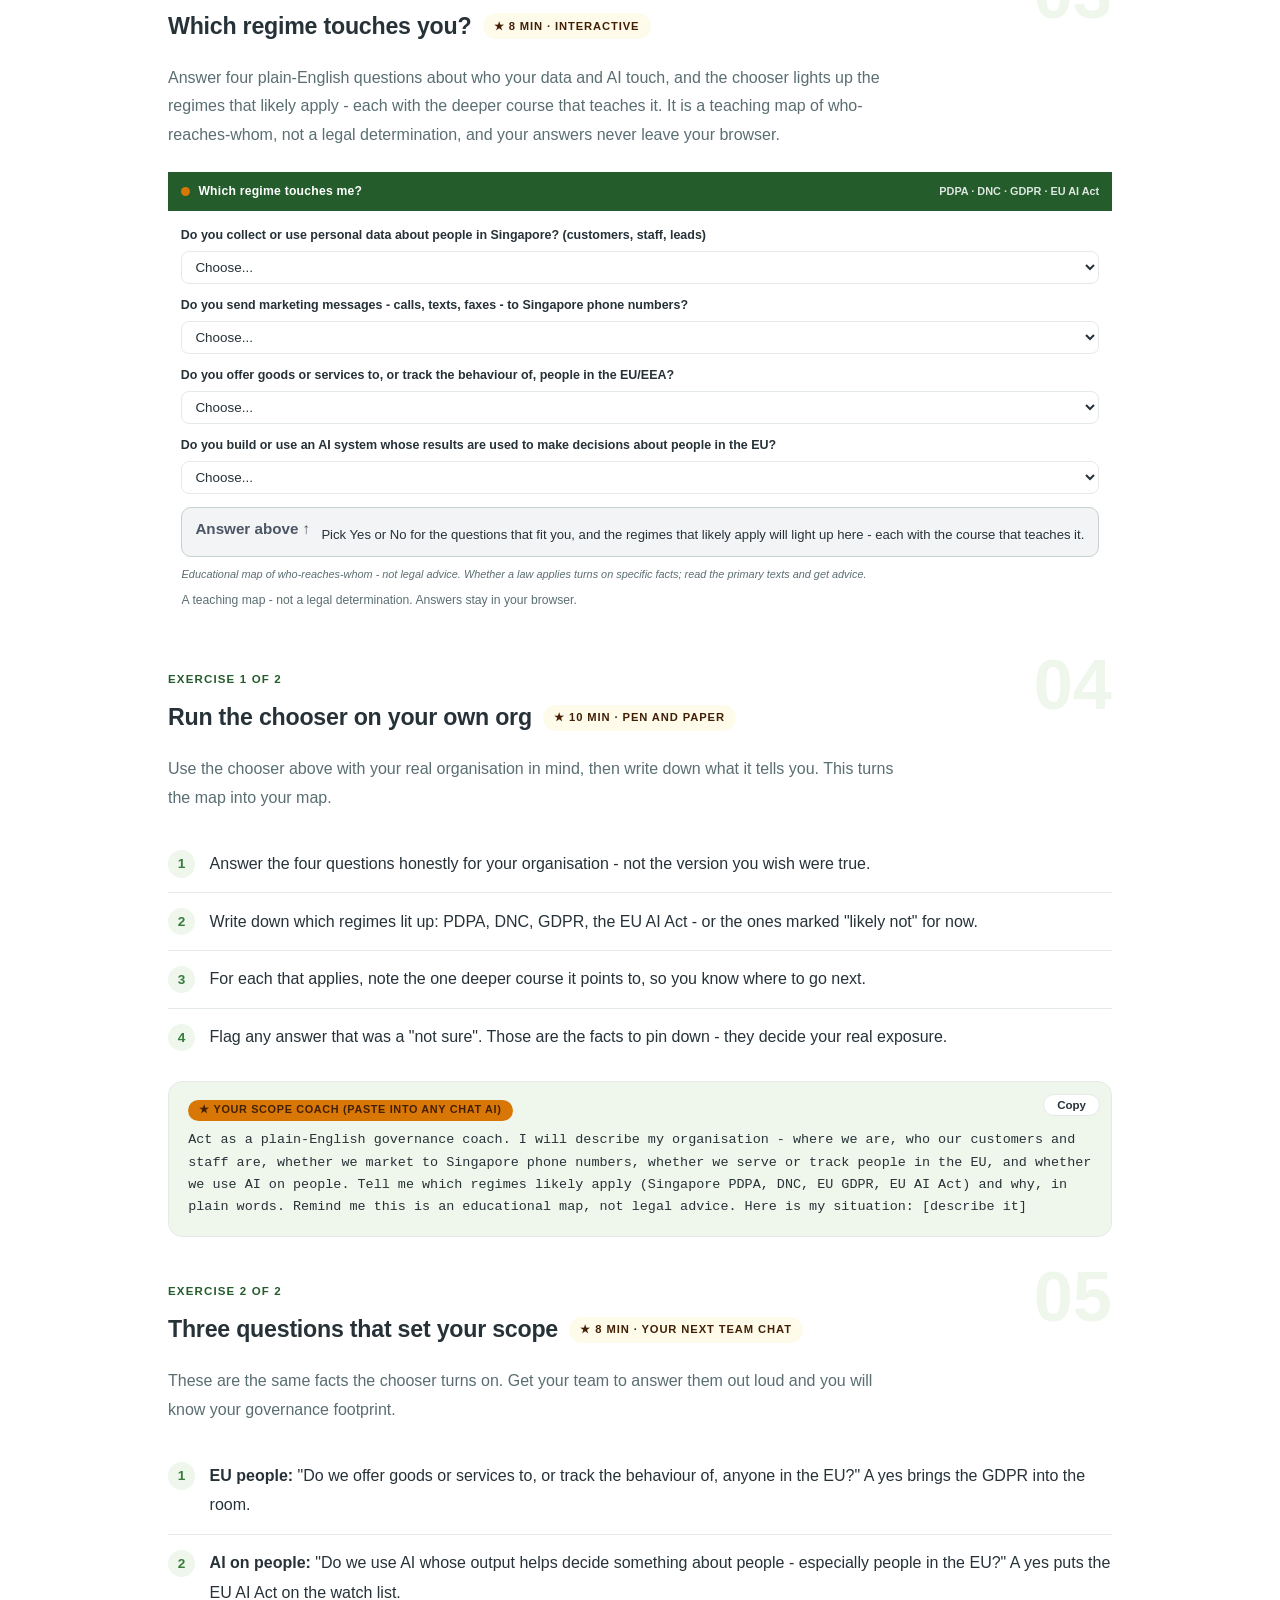
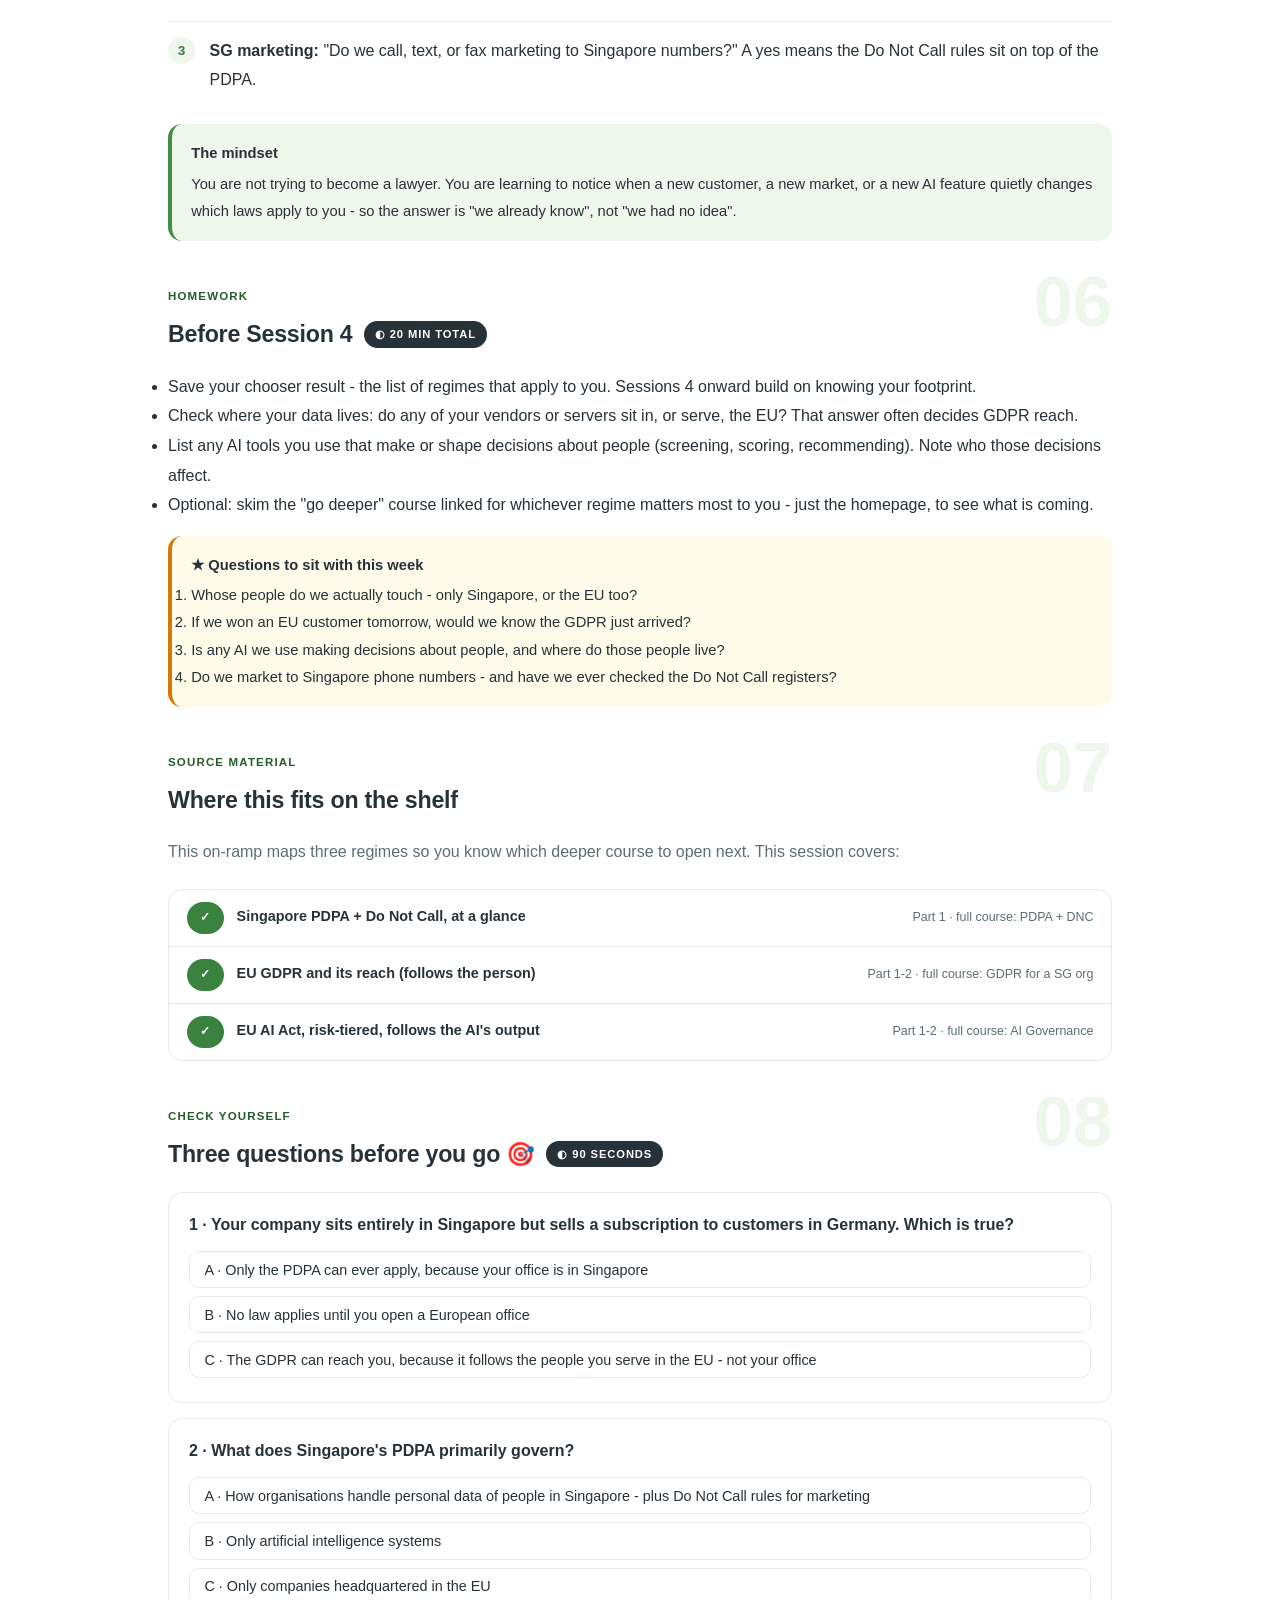
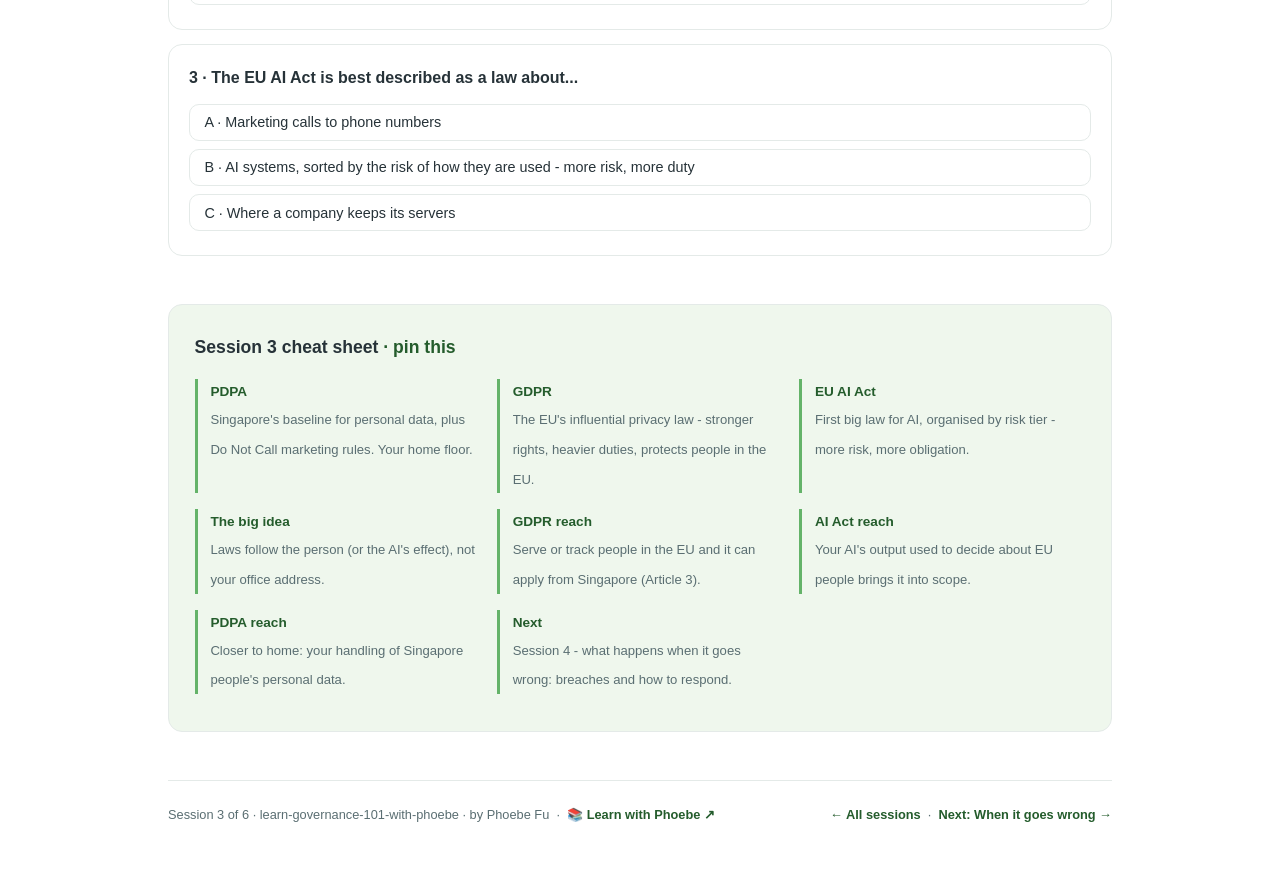
<file: courses/a3-regime-map.html>
<!DOCTYPE html>
<html lang="en">
<head>
<meta charset="UTF-8">
<meta name="viewport" content="width=device-width, initial-scale=1.0">
<!-- social:start -->
<meta name="description" content="You do not need to read three rulebooks to govern well. You need to know which ones are in the room and roughly what each is for - the same way you can navigate a city with a subway map...">
<meta property="og:type" content="article">
<meta property="og:site_name" content="Learn with Phoebe">
<meta property="og:title" content="The regime map, and which one touches me - learn governance 101 with phoebe">
<meta property="og:description" content="You do not need to read three rulebooks to govern well. You need to know which ones are in the room and roughly what each is for - the same way you can navigate a city with a subway map...">
<meta property="og:url" content="https://phoebefu6.github.io/learn-governance-101-with-phoebe/courses/a3-regime-map.html">
<meta property="og:image" content="https://phoebefu6.github.io/learn-governance-101-with-phoebe/assets/og-cover.png">
<meta property="og:image:width" content="1200">
<meta property="og:image:height" content="630">
<meta name="twitter:card" content="summary_large_image">
<meta name="twitter:title" content="The regime map, and which one touches me - learn governance 101 with phoebe">
<meta name="twitter:description" content="You do not need to read three rulebooks to govern well. You need to know which ones are in the room and roughly what each is for - the same way you can navigate a city with a subway map...">
<meta name="twitter:image" content="https://phoebefu6.github.io/learn-governance-101-with-phoebe/assets/og-cover.png">
<!-- social:end -->
<title>Session 3 · The regime map - learn governance 101 with phoebe</title>
<link rel="stylesheet" href="../assets/style.css?v=32">
</head>
<body>

<div class="toolbar">
  <div class="wrap">
    <span class="crumb"><a href="../index.html">learn-governance-101-with-phoebe</a> / Session 3 of 6</span>
    <button class="btn" id="toggle-all" type="button">Expand all</button>
    <button class="btn primary" id="zoom-toggle" type="button">Projector zoom: off</button>
  </div>
</div>

<header class="masthead">
  <div class="wrap">
    <div class="eyebrow">Data &amp; AI Governance, from scratch · Session 3 of 6</div>
    <h1>The regime map, <span class="accent">and which one touches me</span></h1>
    <p class="sub">Three big rulebooks come up again and again in any governance conversation: Singapore's PDPA, the EU's GDPR, and the EU AI Act. This hour gives you the map, not the fine print - whose law each is, what it covers, and the surprising part: these laws can reach a Singapore company even when its office never leaves Singapore. By the end you will run a plain-English chooser on your own organisation and know which regimes likely apply to you.</p>
    <div class="chip-row">
      <span class="chip level">🟡 On-ramp · picking up pace</span>
      <span class="chip audience">New to governance: managers · founders · new DPOs</span>
      <span class="chip audience">Plain English</span>
      <span class="chip time">45 min</span>
    </div>
    <div class="agenda">
      <span class="a1" style="flex:1">0-3 · Welcome</span>
      <span class="a2" style="flex:4">3-20 · The map</span>
      <span class="a3" style="flex:4">20-40 · Which touches you</span>
      <span class="a4" style="flex:1">40-45 · Q&amp;A</span>
    </div>
  </div>
</header>

<main class="wrap">

  <section class="section" id="intro">
    <div class="section-kicker"><span class="klabel">Part 0</span><h2>A map, not a deep dive</h2></div>
    <p class="lede">You do not need to read three rulebooks to govern well. You need to know which ones are in the room and roughly what each is for - the same way you can navigate a city with a subway map without knowing every street. This session draws that map. We name the three regimes, give each a one-line job description, then answer the question everyone actually has: "which of these touches <em>me</em>?" The deeper courses handle the how; today is about the shape and the reach.</p>
    <div class="callout tip"><strong>Read this first</strong> This whole course is educational, not legal advice. Whether a law truly applies turns on specific facts - this session teaches you the pattern to watch for, then points you at the deeper courses and, for anything real, proper advice.</div>
    <div class="legend">
      <span class="pill solid">Live - covered this session</span>
      <span class="pill light">Self-study - read after</span>
      <span class="pill peach">★ Try it now prompt</span>
      <span class="pill inkpill">Sources at the end</span>
    </div>
    <div class="callout win"><strong>★ What you walk out with today</strong> A one-line grasp of PDPA, GDPR, and the EU AI Act; the single most important idea about reach - that these laws follow the person or the AI's output, not your office address; and a chooser that tells you which regimes likely apply to your own organisation.</div>
  </section>

  <section class="section" id="map">
    <div class="section-kicker"><span class="klabel">Part 1 · covers the three regimes</span><h2>Three regimes at a glance <span class="tag concept">8 min live</span></h2></div>
    <p class="lede">Here are the three, each in one line. <strong>Singapore's PDPA</strong> is the baseline for handling personal data in Singapore (plus the Do Not Call rules for marketing). <strong>The EU's GDPR</strong> is the world's most influential privacy law, built around the rights of people in the EU. <strong>The EU AI Act</strong> is the first big law aimed squarely at AI systems, sorting them by how risky their use is. Read the table across, not down.</p>

    <figure class="zoomable">
      <svg viewBox="0 0 880 320" xmlns="http://www.w3.org/2000/svg" role="img" aria-label="Three columns compare PDPA, GDPR, and the EU AI Act across three rows: whose law it is, what it covers, and when it reaches you">
        <style>
          .rm1H { font: 700 14px Inter, sans-serif; fill: #FFFFFF; }
          .rm1R { font: 700 12px Inter, sans-serif; fill: #5A6E72; }
          .rm1B { font: 400 12px Inter, sans-serif; fill: #263238; }
          .rm1N { font: 600 13.5px Inter, sans-serif; fill: #422006; }
        </style>
        <rect x="230" y="24" width="200" height="42" rx="10" fill="#245C2C"/>
        <text class="rm1H" x="270" y="51">PDPA</text>
        <rect x="440" y="24" width="200" height="42" rx="10" fill="#3E8E44"/>
        <text class="rm1H" x="480" y="51">GDPR</text>
        <rect x="650" y="24" width="200" height="42" rx="10" fill="#64B369"/>
        <text class="rm1H" x="676" y="51">EU AI Act</text>
        <text class="rm1R" x="30" y="100">Whose</text>
        <rect x="230" y="78" width="200" height="52" rx="8" fill="#EFF7ED" stroke="#A6D9A6"/>
        <text class="rm1B" x="246" y="99">Singapore's</text><text class="rm1B" x="246" y="117">data-protection law</text>
        <rect x="440" y="78" width="200" height="52" rx="8" fill="#EFF7ED" stroke="#A6D9A6"/>
        <text class="rm1B" x="456" y="99">The EU's privacy</text><text class="rm1B" x="456" y="117">law for people there</text>
        <rect x="650" y="78" width="200" height="52" rx="8" fill="#EFF7ED" stroke="#A6D9A6"/>
        <text class="rm1B" x="666" y="99">The EU's law</text><text class="rm1B" x="666" y="117">for AI systems</text>
        <text class="rm1R" x="30" y="164">Covers</text>
        <rect x="230" y="142" width="200" height="52" rx="8" fill="#EFF7ED" stroke="#A6D9A6"/>
        <text class="rm1B" x="246" y="163">Personal data + Do</text><text class="rm1B" x="246" y="181">Not Call marketing</text>
        <rect x="440" y="142" width="200" height="52" rx="8" fill="#EFF7ED" stroke="#A6D9A6"/>
        <text class="rm1B" x="456" y="163">Personal data +</text><text class="rm1B" x="456" y="181">strong rights</text>
        <rect x="650" y="142" width="200" height="52" rx="8" fill="#EFF7ED" stroke="#A6D9A6"/>
        <text class="rm1B" x="666" y="163">AI by risk tier -</text><text class="rm1B" x="666" y="181">more risk, more duty</text>
        <text class="rm1R" x="30" y="228">Reaches you</text>
        <rect x="230" y="206" width="200" height="52" rx="8" fill="#EFF7ED" stroke="#A6D9A6"/>
        <text class="rm1B" x="246" y="227">You handle SG</text><text class="rm1B" x="246" y="245">people's data</text>
        <rect x="440" y="206" width="200" height="52" rx="8" fill="#EFF7ED" stroke="#A6D9A6"/>
        <text class="rm1B" x="456" y="227">You serve/track</text><text class="rm1B" x="456" y="245">EU people</text>
        <rect x="650" y="206" width="200" height="52" rx="8" fill="#EFF7ED" stroke="#A6D9A6"/>
        <text class="rm1B" x="666" y="227">Your AI's output is</text><text class="rm1B" x="666" y="245">used on EU people</text>
        <rect x="30" y="284" width="14" height="14" rx="3" fill="#D97706"/>
        <text class="rm1N" x="54" y="296">Read across: same three questions - whose, covers, reaches - for every regime.</text>
      </svg>
      <figcaption>🔍 Click to zoom - the three regimes side by side</figcaption>
    </figure>

    <details class="card" open>
      <summary><span class="mode live">Live</span>Singapore's PDPA - the home baseline<span class="mini">3 min</span><span class="caret">▶</span></summary>
      <div class="body">
        <p>The <strong>Personal Data Protection Act</strong> is Singapore's baseline for handling personal data. If your organisation collects, uses, or discloses data about people in Singapore - and almost every one does, if only staff records - the PDPA's core promises apply: notice, consent, purpose limitation, protection, access and correction, and telling people when a serious breach happens. Bundled alongside it are the <strong>Do Not Call (DNC) rules</strong>, which govern marketing to Singapore phone numbers. Think of the PDPA as the floor you are almost certainly standing on already.</p>
      </div>
    </details>

    <details class="card">
      <summary><span class="mode live">Live</span>The EU's GDPR - the influential one<span class="mini">3 min</span><span class="caret">▶</span></summary>
      <div class="body">
        <p>The <strong>General Data Protection Regulation</strong> is the EU's privacy law and the template much of the world now copies. It covers personal data much as the PDPA does, but with stronger, more detailed rights (including the erasure and portability we met in Session 2) and heavier duties - a lawful basis for every use, and reporting serious breaches fast. The headline for a Singapore reader is its reach: the GDPR protects <em>people in the EU</em>, wherever the organisation sits. We unpack that in Part 2.</p>
      </div>
    </details>

    <details class="card">
      <summary><span class="mode live">Live</span>The EU AI Act - the new one for AI<span class="mini">2 min</span><span class="caret">▶</span></summary>
      <div class="body">
        <p>The <strong>EU AI Act</strong> is the first major law written specifically for AI systems. Instead of treating all AI the same, it sorts uses by <strong>risk</strong>: a few uses are banned, some "high-risk" uses (like AI in hiring or credit decisions) carry heavy duties, and most everyday AI carries light or no extra obligations. It is about what the AI <em>does to people</em> - its output and effect - which is why, like the GDPR, it can reach beyond Europe. You do not need the tiers memorised today; just know it exists and that risk is its organising idea.</p>
      </div>
    </details>
  </section>

  <section class="section" id="reach">
    <div class="section-kicker"><span class="klabel">Part 2 · covers extraterritorial reach</span><h2>The laws follow the person, not your office <span class="tag concept">7 min live</span></h2></div>
    <p class="lede">Here is the idea that surprises most founders: a European law can bind a company that has never set foot in Europe. The GDPR protects <strong>people in the EU</strong> - so if you offer goods or services to them, or track their behaviour, you are in scope even from a desk in Singapore. The EU AI Act works the same way for AI: if your system's <strong>output is used to make decisions about people in the EU</strong>, it reaches you. The PDPA is more homebound - it is about your handling of <strong>Singapore people's data</strong>. The rule to remember: these laws follow the person (or the AI's effect), not your address.</p>

    <figure class="zoomable">
      <svg viewBox="0 0 880 240" xmlns="http://www.w3.org/2000/svg" role="img" aria-label="A Singapore company serving a person in the EU is pulled into scope of EU law, because the law follows the person">
        <defs>
          <marker id="arrRm2" markerWidth="10" markerHeight="10" refX="8" refY="5" orient="auto">
            <path d="M0 0 L9 5 L0 10 z" fill="#3E8E44"/>
          </marker>
        </defs>
        <style>
          .rm2T { font: 700 14px Inter, sans-serif; fill: #FFFFFF; }
          .rm2W { font: 400 12px Inter, sans-serif; fill: #E8F3E6; }
          .rm2L { font: 600 12px Inter, sans-serif; fill: #5A6E72; }
          .rm2N { font: 600 13.5px Inter, sans-serif; fill: #422006; }
          .rm2F { stroke: #3E8E44; stroke-width: 2.5; fill: none; }
        </style>
        <rect x="24" y="70" width="200" height="72" rx="12" fill="#245C2C"/>
        <text class="rm2T" x="44" y="102">SG company</text>
        <text class="rm2W" x="44" y="124">office only in Singapore</text>
        <rect x="360" y="70" width="200" height="72" rx="12" fill="#3E8E44"/>
        <text class="rm2T" x="380" y="102">Person in the EU</text>
        <text class="rm2W" x="380" y="124">buys / is tracked / judged</text>
        <rect x="656" y="70" width="200" height="72" rx="12" fill="#64B369"/>
        <text class="rm2T" x="676" y="102">In scope of EU law</text>
        <text class="rm2W" x="676" y="124">GDPR and/or AI Act</text>
        <path class="rm2F" d="M224 106 L354 106" marker-end="url(#arrRm2)"/>
        <text class="rm2L" x="238" y="95">serves →</text>
        <path class="rm2F" d="M560 106 L650 106" marker-end="url(#arrRm2)"/>
        <text class="rm2L" x="566" y="95">pulls in →</text>
        <rect x="24" y="170" width="832" height="34" rx="8" fill="#EFF7ED" stroke="#A6D9A6"/>
        <text class="rm2L" x="44" y="192" style="fill:#263238">PDPA, by contrast, is about your handling of Singapore people's data - closer to home.</text>
        <rect x="24" y="214" width="14" height="14" rx="3" fill="#D97706"/>
        <text class="rm2N" x="48" y="226">Ask "whose people do we touch?" - not "where is our office?"</text>
      </svg>
      <figcaption>🔍 Click to zoom - why EU law can reach a Singapore company</figcaption>
    </figure>

    <details class="card">
      <summary><span class="mode live">Live</span>Why the GDPR can reach Singapore<span class="mini">3 min</span><span class="caret">▶</span></summary>
      <div class="body">
        <p>The GDPR sets out its own reach (this is Article 3, and that is the only number worth knowing today): it applies not just to organisations based in the EU, but to any organisation, anywhere, that <em>offers goods or services to</em> people in the EU or <em>monitors their behaviour</em>. So a Singapore online shop that ships to Berlin, prices in euros, or runs analytics on EU visitors can be in scope. It is not about a signup for every foreign visitor who stumbles across your site - it is about whether you are aiming at or tracking people in the EU. When in doubt, that is a "get advice" moment.</p>
      </div>
    </details>

    <details class="card">
      <summary><span class="mode live">Live</span>How the EU AI Act reaches you<span class="mini">2 min</span><span class="caret">▶</span></summary>
      <div class="body">
        <p>The EU AI Act follows the AI's <strong>effect</strong>. If you build or use an AI system whose output is used to make decisions about people in the EU - screening EU job applicants, scoring EU customers - the Act can apply, even if your servers and staff are entirely in Singapore. The obligations scale with the risk tier of that use, but the reach principle is the same as the GDPR's: it follows the people affected, not the flag on your building.</p>
        <div class="callout example"><span class="ex-pill">Real world</span><p><strong>The Singapore SaaS that grew into scope.</strong> A small Singapore analytics startup sold only locally - PDPA, and that was that. Then it landed a customer in the Netherlands and started processing that customer's EU users' data. Overnight the GDPR was in the picture, not because the startup moved, but because the people it now touched were in the EU. Nothing about the office changed; the reach did. That is exactly the pattern this session trains you to spot early.</p></div>
      </div>
    </details>

    <details class="card">
      <summary><span class="mode self">Self-study</span>What "in scope" does and does not mean<span class="mini">2 min read</span><span class="caret">▶</span></summary>
      <div class="body">
        <p>Being "in scope" of a law means its duties can apply to you - not that you are automatically in trouble. It is the signal to learn that regime's basics and, for anything material, get proper advice. Two calming truths: first, most Singapore small businesses live mainly under the PDPA and only meet the GDPR when they deliberately go after EU customers. Second, scope is about facts you control - who you sell to, whom you track, where your AI's decisions land - so you can often <em>choose</em> your exposure. The chooser in Part 3 is built to surface those facts, not to scare you.</p>
      </div>
    </details>
  </section>

  <section class="section" id="chooser">
    <div class="section-kicker"><span class="klabel">Part 3 · try it on yourself</span><h2>Which regime touches you? <span class="tag demo">★ 8 min · interactive</span></h2></div>
    <p class="lede">Answer four plain-English questions about who your data and AI touch, and the chooser lights up the regimes that likely apply - each with the deeper course that teaches it. It is a teaching map of who-reaches-whom, not a legal determination, and your answers never leave your browser.</p>
    <div class="regimebox" data-caption="A teaching map - not a legal determination. Answers stay in your browser."></div>
  </section>

  <section class="section" id="exercise-1">
    <div class="section-kicker"><span class="klabel">Exercise 1 of 2</span><h2>Run the chooser on your own org <span class="tag demo">★ 10 min · pen and paper</span></h2></div>
    <p class="lede">Use the chooser above with your real organisation in mind, then write down what it tells you. This turns the map into your map.</p>
    <div class="steps">
      <div class="step"><p>Answer the four questions honestly for your organisation - not the version you wish were true.</p></div>
      <div class="step"><p>Write down which regimes lit up: PDPA, DNC, GDPR, the EU AI Act - or the ones marked "likely not" for now.</p></div>
      <div class="step"><p>For each that applies, note the one deeper course it points to, so you know where to go next.</p></div>
      <div class="step"><p>Flag any answer that was a "not sure". Those are the facts to pin down - they decide your real exposure.</p></div>
    </div>
    <div class="prompt-box good"><span class="label">★ Your scope coach (paste into any chat AI)</span>Act as a plain-English governance coach. I will describe my organisation - where we are, who our customers and staff are, whether we market to Singapore phone numbers, whether we serve or track people in the EU, and whether we use AI on people. Tell me which regimes likely apply (Singapore PDPA, DNC, EU GDPR, EU AI Act) and why, in plain words. Remind me this is an educational map, not legal advice. Here is my situation: [describe it]</div>
  </section>

  <section class="section" id="exercise-2">
    <div class="section-kicker"><span class="klabel">Exercise 2 of 2</span><h2>Three questions that set your scope <span class="tag demo">★ 8 min · your next team chat</span></h2></div>
    <p class="lede">These are the same facts the chooser turns on. Get your team to answer them out loud and you will know your governance footprint.</p>
    <div class="steps">
      <div class="step"><p><strong>EU people:</strong> "Do we offer goods or services to, or track the behaviour of, anyone in the EU?" A yes brings the GDPR into the room.</p></div>
      <div class="step"><p><strong>AI on people:</strong> "Do we use AI whose output helps decide something about people - especially people in the EU?" A yes puts the EU AI Act on the watch list.</p></div>
      <div class="step"><p><strong>SG marketing:</strong> "Do we call, text, or fax marketing to Singapore numbers?" A yes means the Do Not Call rules sit on top of the PDPA.</p></div>
    </div>
    <div class="callout tip"><strong>The mindset</strong> You are not trying to become a lawyer. You are learning to notice when a new customer, a new market, or a new AI feature quietly changes which laws apply to you - so the answer is "we already know", not "we had no idea".</div>
  </section>

  <section class="section" id="homework">
    <div class="section-kicker"><span class="klabel">Homework</span><h2>Before Session 4 <span class="tag exercise">◐ 20 min total</span></h2></div>
    <ul>
      <li>Save your chooser result - the list of regimes that apply to you. Sessions 4 onward build on knowing your footprint.</li>
      <li>Check where your data lives: do any of your vendors or servers sit in, or serve, the EU? That answer often decides GDPR reach.</li>
      <li>List any AI tools you use that make or shape decisions about people (screening, scoring, recommending). Note who those decisions affect.</li>
      <li>Optional: skim the "go deeper" course linked for whichever regime matters most to you - just the homepage, to see what is coming.</li>
    </ul>
    <div class="callout win"><strong>★ Questions to sit with this week</strong>
      <ol>
        <li>Whose people do we actually touch - only Singapore, or the EU too?</li>
        <li>If we won an EU customer tomorrow, would we know the GDPR just arrived?</li>
        <li>Is any AI we use making decisions about people, and where do those people live?</li>
        <li>Do we market to Singapore phone numbers - and have we ever checked the Do Not Call registers?</li>
      </ol>
    </div>
  </section>

  <section class="section" id="official">
    <div class="section-kicker"><span class="klabel">Source material</span><h2>Where this fits on the shelf</h2></div>
    <p class="lede">This on-ramp maps three regimes so you know which deeper course to open next. This session covers:</p>
    <div class="covered">
      <div class="covered-row"><span class="status pill solid">✓</span><span class="name">Singapore PDPA + Do Not Call, at a glance</span><span class="note">Part 1 · full course: PDPA + DNC</span></div>
      <div class="covered-row"><span class="status pill solid">✓</span><span class="name">EU GDPR and its reach (follows the person)</span><span class="note">Part 1-2 · full course: GDPR for a SG org</span></div>
      <div class="covered-row"><span class="status pill solid">✓</span><span class="name">EU AI Act, risk-tiered, follows the AI's output</span><span class="note">Part 1-2 · full course: AI Governance</span></div>
    </div>
  </section>

  <section class="section" id="quiz">
    <div class="section-kicker"><span class="klabel">Check yourself</span><h2>Three questions before you go 🎯 <span class="tag exercise">◐ 90 seconds</span></h2></div>
    <div class="quiz-q" data-answer="2">
      <p class="qtext">1 · Your company sits entirely in Singapore but sells a subscription to customers in Germany. Which is true?</p>
      <button class="qopt" type="button">A · Only the PDPA can ever apply, because your office is in Singapore</button>
      <button class="qopt" type="button">B · No law applies until you open a European office</button>
      <button class="qopt" type="button">C · The GDPR can reach you, because it follows the people you serve in the EU - not your office</button>
      <p class="qwhy">The GDPR sets its own reach: offering goods or services to people in the EU (or tracking them) pulls you in, wherever you are based. It follows the person, not the address.</p>
    </div>
    <div class="quiz-q" data-answer="0">
      <p class="qtext">2 · What does Singapore's PDPA primarily govern?</p>
      <button class="qopt" type="button">A · How organisations handle personal data of people in Singapore - plus Do Not Call rules for marketing</button>
      <button class="qopt" type="button">B · Only artificial intelligence systems</button>
      <button class="qopt" type="button">C · Only companies headquartered in the EU</button>
      <p class="qwhy">The PDPA is Singapore's baseline for collecting, using, and disclosing personal data, and it carries the Do Not Call rules for marketing to Singapore numbers.</p>
    </div>
    <div class="quiz-q" data-answer="1">
      <p class="qtext">3 · The EU AI Act is best described as a law about...</p>
      <button class="qopt" type="button">A · Marketing calls to phone numbers</button>
      <button class="qopt" type="button">B · AI systems, sorted by the risk of how they are used - more risk, more duty</button>
      <button class="qopt" type="button">C · Where a company keeps its servers</button>
      <p class="qwhy">The EU AI Act is the first big law aimed at AI systems, organised around risk tiers: banned uses, high-risk uses with heavy duties, and lighter obligations for the rest.</p>
    </div>
    <p class="quiz-score"></p>
  </section>

  <section class="cheat" id="cheatsheet">
    <h3>Session 3 cheat sheet <span>· pin this</span></h3>
    <div class="grid-2">
      <div class="cheat-item"><b>PDPA</b><span>Singapore's baseline for personal data, plus Do Not Call marketing rules. Your home floor.</span></div>
      <div class="cheat-item"><b>GDPR</b><span>The EU's influential privacy law - stronger rights, heavier duties, protects people in the EU.</span></div>
      <div class="cheat-item"><b>EU AI Act</b><span>First big law for AI, organised by risk tier - more risk, more obligation.</span></div>
      <div class="cheat-item"><b>The big idea</b><span>Laws follow the person (or the AI's effect), not your office address.</span></div>
      <div class="cheat-item"><b>GDPR reach</b><span>Serve or track people in the EU and it can apply from Singapore (Article 3).</span></div>
      <div class="cheat-item"><b>AI Act reach</b><span>Your AI's output used to decide about EU people brings it into scope.</span></div>
      <div class="cheat-item"><b>PDPA reach</b><span>Closer to home: your handling of Singapore people's personal data.</span></div>
      <div class="cheat-item"><b>Next</b><span>Session 4 - what happens when it goes wrong: breaches and how to respond.</span></div>
    </div>
  </section>

  <footer class="pagefoot">
    <span>Session 3 of 6 · learn-governance-101-with-phoebe · by Phoebe Fu &nbsp;·&nbsp; 📚 <a href="https://phoebefu6.github.io/learn-with-phoebe/">Learn with Phoebe ↗</a></span>
    <span><a href="../index.html">← All sessions</a> &nbsp;·&nbsp; <a href="a4-breach.html">Next: When it goes wrong →</a></span>
  </footer>

</main>

<script src="../assets/regime-chooser.js?v=6"></script>
<script src="../assets/app.js?v=31"></script>
</body>
</html>
</file>
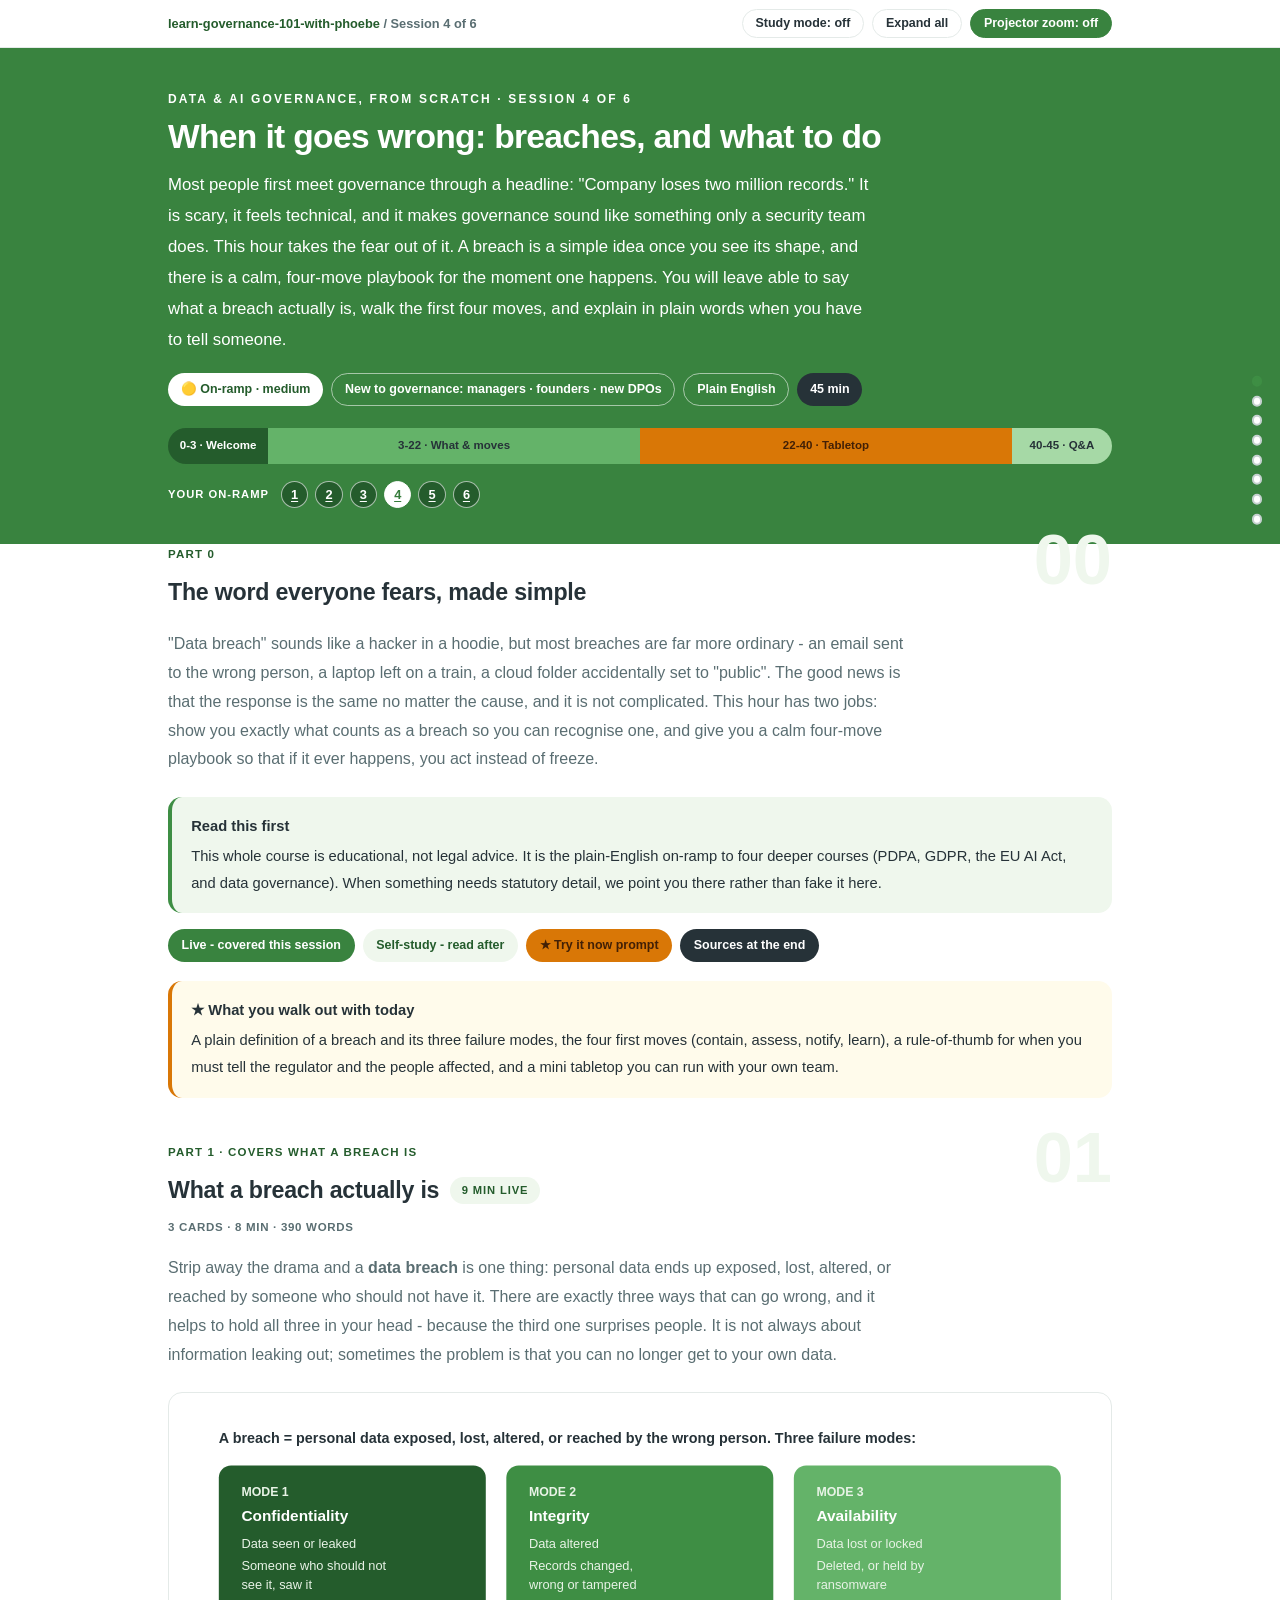
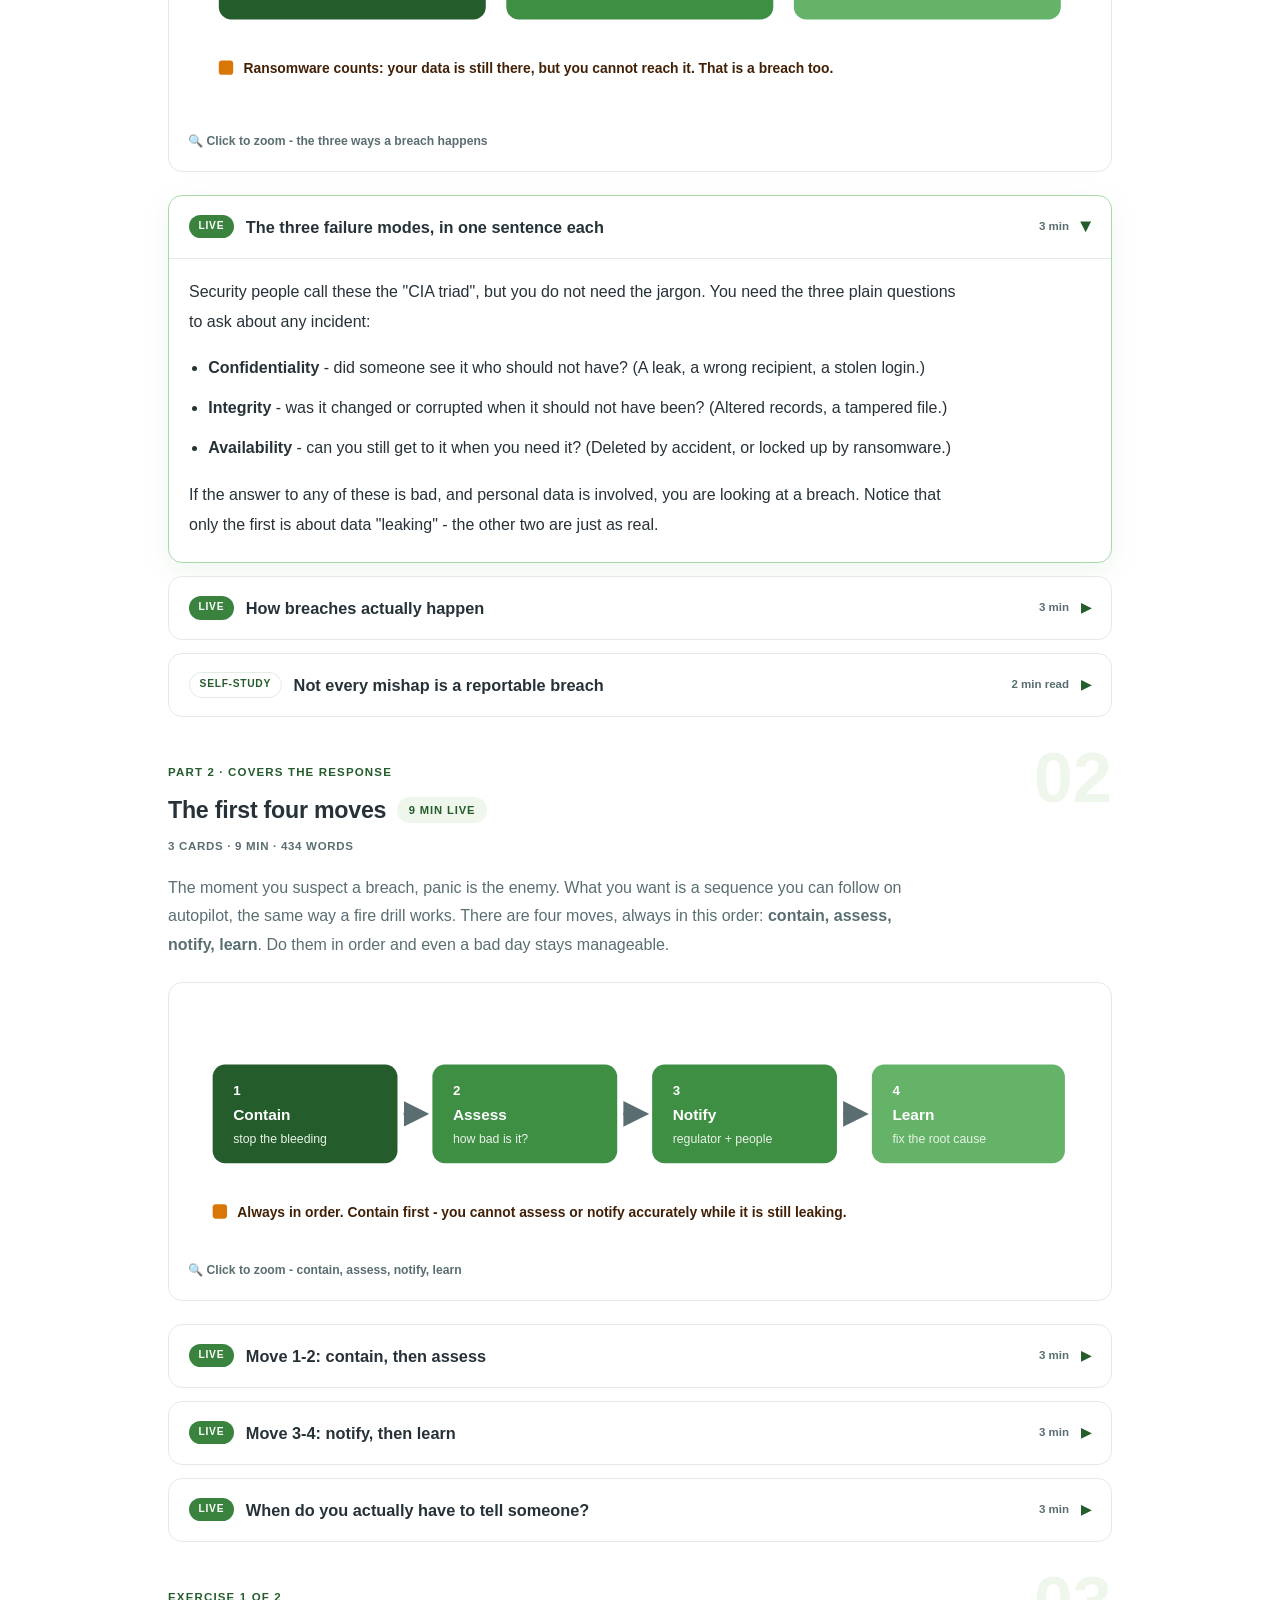
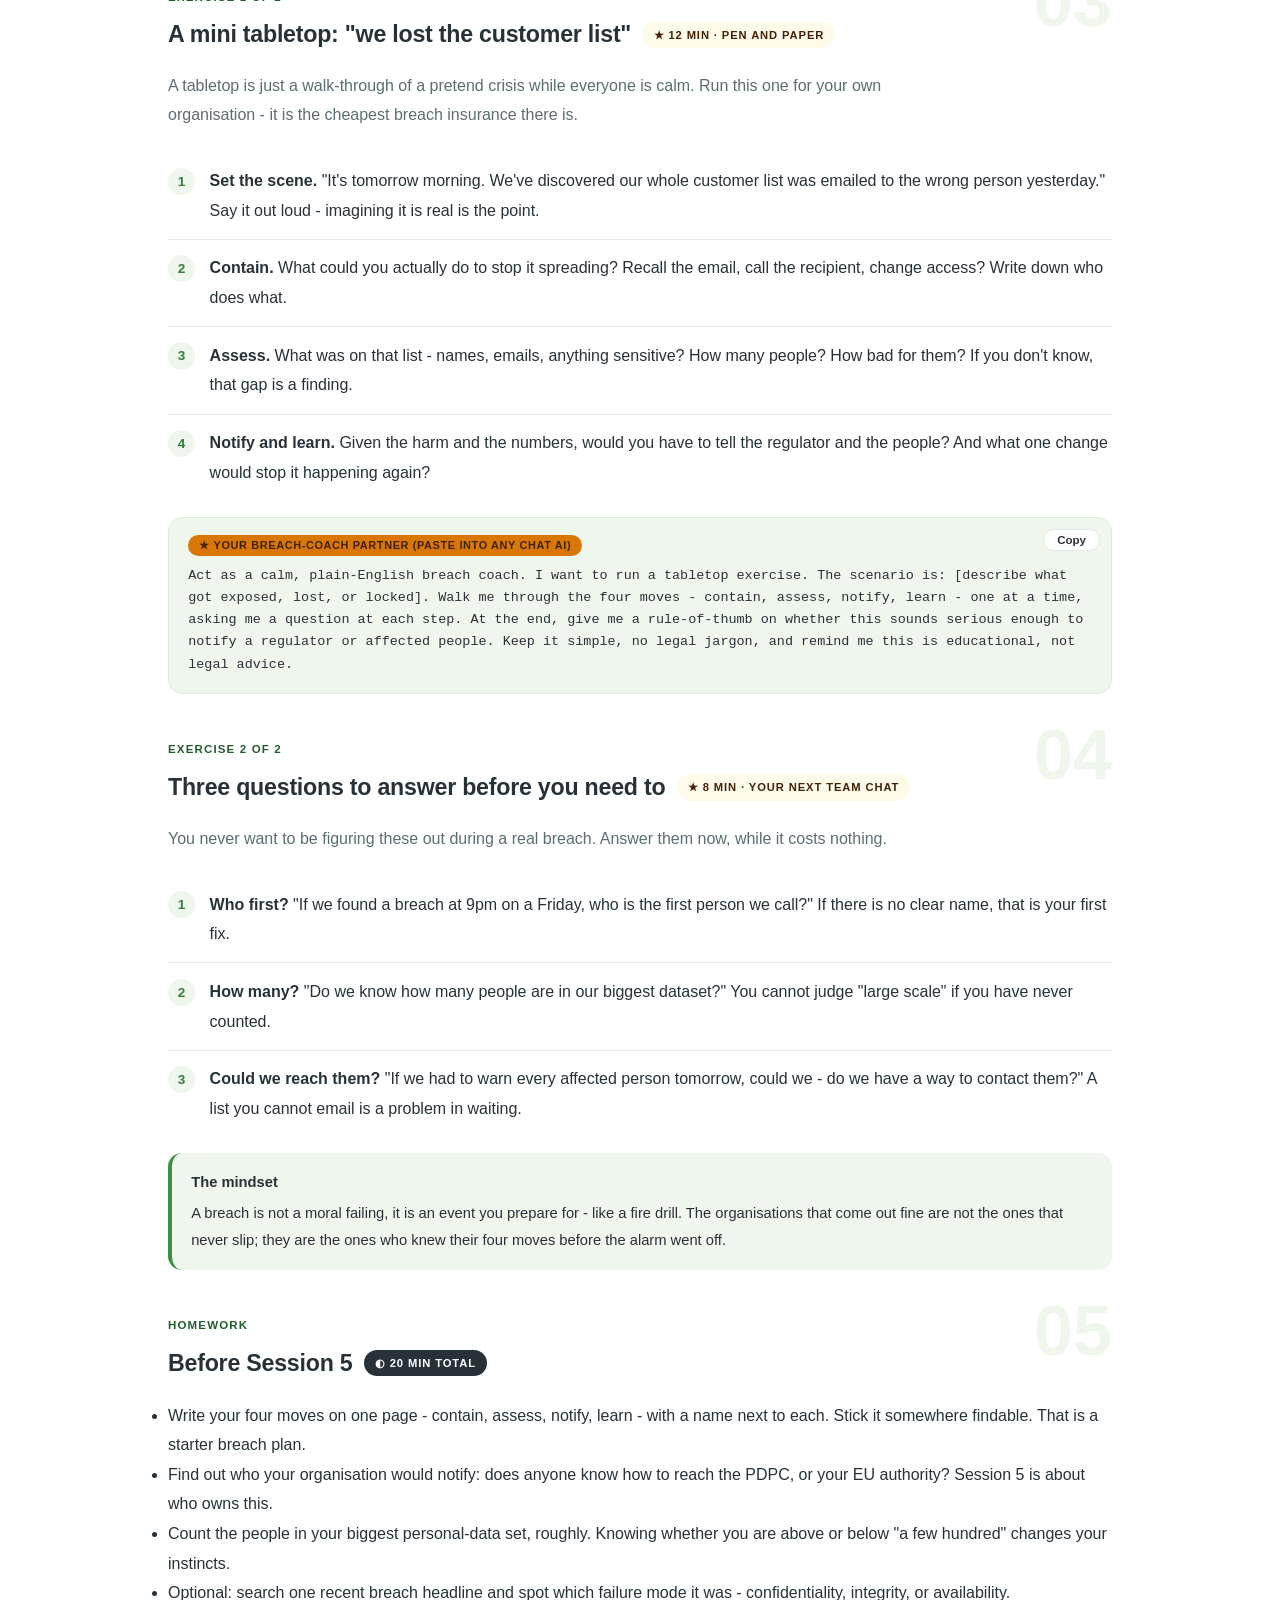
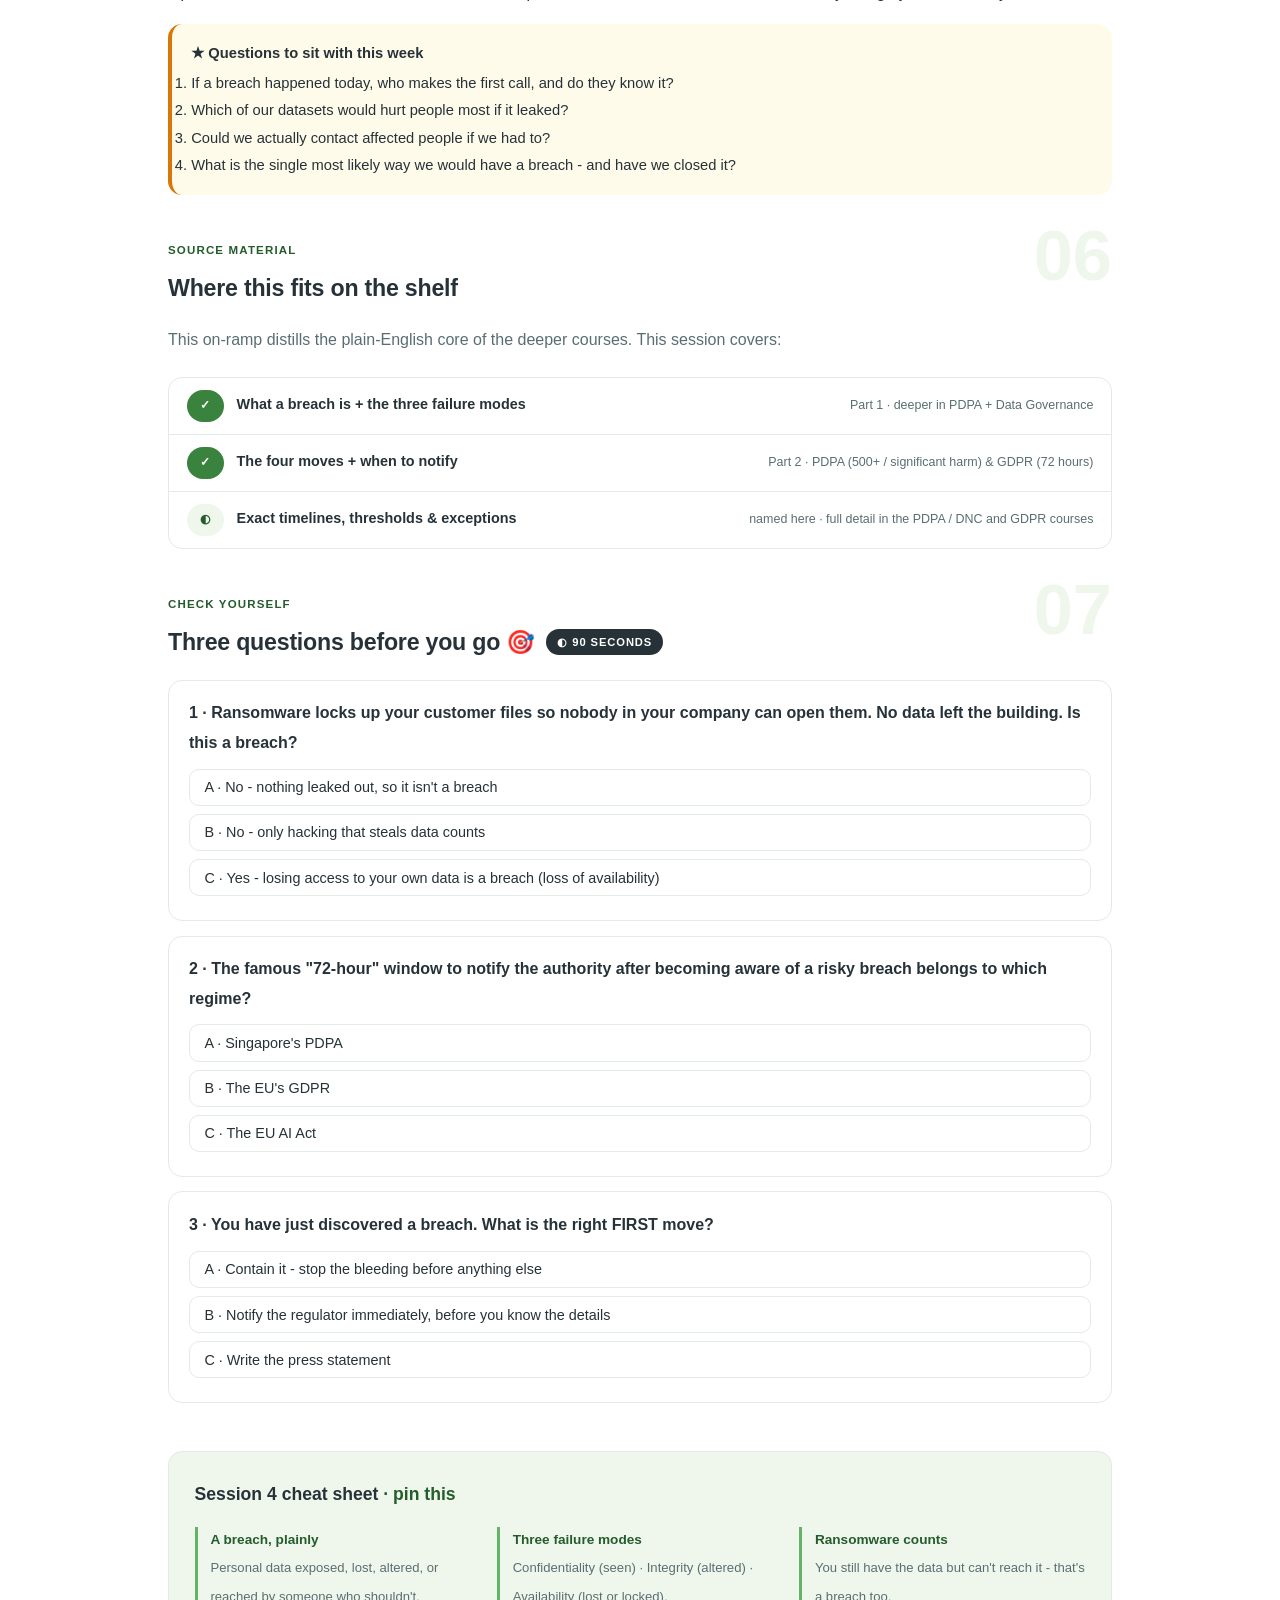
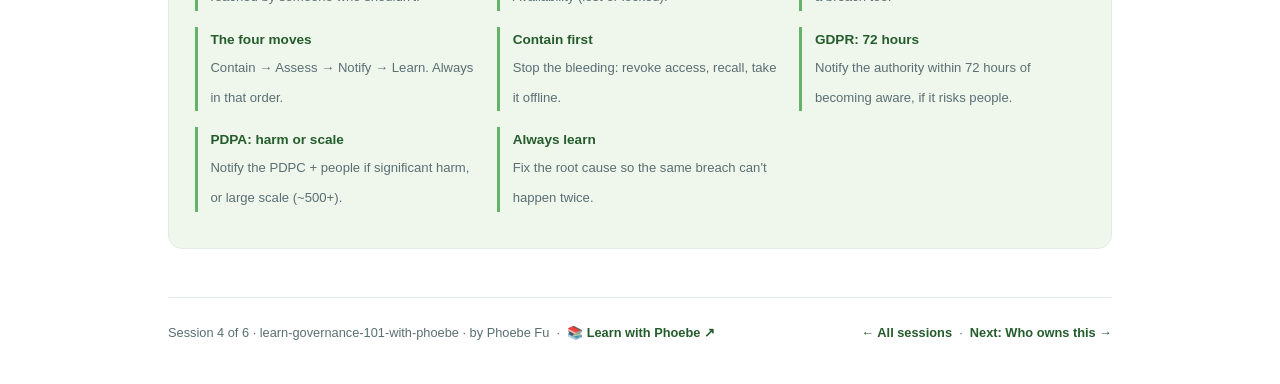
<file: courses/a4-breach.html>
<!DOCTYPE html>
<html lang="en">
<head>
<meta charset="UTF-8">
<meta name="viewport" content="width=device-width, initial-scale=1.0">
<!-- social:start -->
<meta name="description" content="&quot;Data breach&quot; sounds like a hacker in a hoodie, but most breaches are far more ordinary - an email sent to the wrong person, a laptop left on a train, a cloud folder accidentally set to...">
<meta property="og:type" content="article">
<meta property="og:site_name" content="Learn with Phoebe">
<meta property="og:title" content="When it goes wrong: breaches, and what to do - learn governance 101 with phoebe">
<meta property="og:description" content="&quot;Data breach&quot; sounds like a hacker in a hoodie, but most breaches are far more ordinary - an email sent to the wrong person, a laptop left on a train, a cloud folder accidentally set to...">
<meta property="og:url" content="https://phoebefu6.github.io/learn-governance-101-with-phoebe/courses/a4-breach.html">
<meta property="og:image" content="https://phoebefu6.github.io/learn-governance-101-with-phoebe/assets/og-cover.png">
<meta property="og:image:width" content="1200">
<meta property="og:image:height" content="630">
<meta name="twitter:card" content="summary_large_image">
<meta name="twitter:title" content="When it goes wrong: breaches, and what to do - learn governance 101 with phoebe">
<meta name="twitter:description" content="&quot;Data breach&quot; sounds like a hacker in a hoodie, but most breaches are far more ordinary - an email sent to the wrong person, a laptop left on a train, a cloud folder accidentally set to...">
<meta name="twitter:image" content="https://phoebefu6.github.io/learn-governance-101-with-phoebe/assets/og-cover.png">
<!-- social:end -->
<title>Session 4 · When it goes wrong - learn governance 101 with phoebe</title>
<link rel="stylesheet" href="../assets/style.css?v=32">
</head>
<body>

<div class="toolbar">
  <div class="wrap">
    <span class="crumb"><a href="../index.html">learn-governance-101-with-phoebe</a> / Session 4 of 6</span>
    <button class="btn" id="toggle-all" type="button">Expand all</button>
    <button class="btn primary" id="zoom-toggle" type="button">Projector zoom: off</button>
  </div>
</div>

<header class="masthead">
  <div class="wrap">
    <div class="eyebrow">Data &amp; AI Governance, from scratch · Session 4 of 6</div>
    <h1>When it goes wrong: <span class="accent">breaches, and what to do</span></h1>
    <p class="sub">Most people first meet governance through a headline: "Company loses two million records." It is scary, it feels technical, and it makes governance sound like something only a security team does. This hour takes the fear out of it. A breach is a simple idea once you see its shape, and there is a calm, four-move playbook for the moment one happens. You will leave able to say what a breach actually is, walk the first four moves, and explain in plain words when you have to tell someone.</p>
    <div class="chip-row">
      <span class="chip level">🟡 On-ramp · medium</span>
      <span class="chip audience">New to governance: managers · founders · new DPOs</span>
      <span class="chip audience">Plain English</span>
      <span class="chip time">45 min</span>
    </div>
    <div class="agenda">
      <span class="a1" style="flex:1">0-3 · Welcome</span>
      <span class="a2" style="flex:4">3-22 · What &amp; moves</span>
      <span class="a3" style="flex:4">22-40 · Tabletop</span>
      <span class="a4" style="flex:1">40-45 · Q&amp;A</span>
    </div>
  </div>
</header>

<main class="wrap">

  <section class="section" id="intro">
    <div class="section-kicker"><span class="klabel">Part 0</span><h2>The word everyone fears, made simple</h2></div>
    <p class="lede">"Data breach" sounds like a hacker in a hoodie, but most breaches are far more ordinary - an email sent to the wrong person, a laptop left on a train, a cloud folder accidentally set to "public". The good news is that the response is the same no matter the cause, and it is not complicated. This hour has two jobs: show you exactly what counts as a breach so you can recognise one, and give you a calm four-move playbook so that if it ever happens, you act instead of freeze.</p>
    <div class="callout tip"><strong>Read this first</strong> This whole course is educational, not legal advice. It is the plain-English on-ramp to four deeper courses (PDPA, GDPR, the EU AI Act, and data governance). When something needs statutory detail, we point you there rather than fake it here.</div>
    <div class="legend">
      <span class="pill solid">Live - covered this session</span>
      <span class="pill light">Self-study - read after</span>
      <span class="pill peach">★ Try it now prompt</span>
      <span class="pill inkpill">Sources at the end</span>
    </div>
    <div class="callout win"><strong>★ What you walk out with today</strong> A plain definition of a breach and its three failure modes, the four first moves (contain, assess, notify, learn), a rule-of-thumb for when you must tell the regulator and the people affected, and a mini tabletop you can run with your own team.</div>
  </section>

  <section class="section" id="what">
    <div class="section-kicker"><span class="klabel">Part 1 · covers what a breach is</span><h2>What a breach actually is <span class="tag concept">9 min live</span></h2></div>
    <p class="lede">Strip away the drama and a <strong>data breach</strong> is one thing: personal data ends up exposed, lost, altered, or reached by someone who should not have it. There are exactly three ways that can go wrong, and it helps to hold all three in your head - because the third one surprises people. It is not always about information leaking out; sometimes the problem is that you can no longer get to your own data.</p>

    <figure class="zoomable">
      <svg viewBox="0 0 880 300" xmlns="http://www.w3.org/2000/svg" role="img" aria-label="Three ways a breach happens: loss of confidentiality (data seen or leaked), loss of integrity (data altered), and loss of availability (data lost or locked)">
        <style>
          .br1T { font: 700 15px Inter, sans-serif; fill: #FFFFFF; }
          .br1W { font: 400 12.5px Inter, sans-serif; fill: #E8F3E6; }
          .br1L { font: 600 12px Inter, sans-serif; fill: #E8F3E6; }
          .br1H { font: 700 14px Inter, sans-serif; fill: #263238; }
          .br1N { font: 600 13.5px Inter, sans-serif; fill: #422006; }
        </style>
        <text class="br1H" x="30" y="30">A breach = personal data exposed, lost, altered, or reached by the wrong person. Three failure modes:</text>
        <rect x="30" y="52" width="260" height="150" rx="12" fill="#245C2C"/>
        <text class="br1L" x="52" y="82">MODE 1</text>
        <text class="br1T" x="52" y="106">Confidentiality</text>
        <text class="br1W" x="52" y="132">Data seen or leaked</text>
        <text class="br1W" x="52" y="154">Someone who should not</text>
        <text class="br1W" x="52" y="172">see it, saw it</text>
        <rect x="310" y="52" width="260" height="150" rx="12" fill="#3E8E44"/>
        <text class="br1L" x="332" y="82">MODE 2</text>
        <text class="br1T" x="332" y="106">Integrity</text>
        <text class="br1W" x="332" y="132">Data altered</text>
        <text class="br1W" x="332" y="154">Records changed,</text>
        <text class="br1W" x="332" y="172">wrong or tampered</text>
        <rect x="590" y="52" width="260" height="150" rx="12" fill="#64B369"/>
        <text class="br1L" x="612" y="82">MODE 3</text>
        <text class="br1T" x="612" y="106">Availability</text>
        <text class="br1W" x="612" y="132">Data lost or locked</text>
        <text class="br1W" x="612" y="154">Deleted, or held by</text>
        <text class="br1W" x="612" y="172">ransomware</text>
        <rect x="30" y="242" width="14" height="14" rx="3" fill="#D97706"/>
        <text class="br1N" x="54" y="254">Ransomware counts: your data is still there, but you cannot reach it. That is a breach too.</text>
      </svg>
      <figcaption>🔍 Click to zoom - the three ways a breach happens</figcaption>
    </figure>

    <details class="card" open>
      <summary><span class="mode live">Live</span>The three failure modes, in one sentence each<span class="mini">3 min</span><span class="caret">▶</span></summary>
      <div class="body">
        <p>Security people call these the "CIA triad", but you do not need the jargon. You need the three plain questions to ask about any incident:</p>
        <ul>
          <li><strong>Confidentiality</strong> - did someone see it who should not have? (A leak, a wrong recipient, a stolen login.)</li>
          <li><strong>Integrity</strong> - was it changed or corrupted when it should not have been? (Altered records, a tampered file.)</li>
          <li><strong>Availability</strong> - can you still get to it when you need it? (Deleted by accident, or locked up by ransomware.)</li>
        </ul>
        <p>If the answer to any of these is bad, and personal data is involved, you are looking at a breach. Notice that only the first is about data "leaking" - the other two are just as real.</p>
      </div>
    </details>

    <details class="card">
      <summary><span class="mode live">Live</span>How breaches actually happen<span class="mini">3 min</span><span class="caret">▶</span></summary>
      <div class="body">
        <p>The causes are more human than Hollywood. In the real world, the top ways personal data goes wrong are:</p>
        <ul>
          <li><strong>The misaddressed email</strong> - the classic. You type a name, autocomplete picks the wrong one, and a spreadsheet of customers lands in a stranger's inbox.</li>
          <li><strong>The lost device</strong> - an unencrypted laptop or phone left in a taxi, a USB stick dropped in a car park.</li>
          <li><strong>The misconfigured cloud</strong> - a storage folder set to "anyone with the link" that should have been private.</li>
          <li><strong>Hacking</strong> - stolen passwords, phishing, or malware, including ransomware that locks your files.</li>
          <li><strong>The insider</strong> - a staff member who takes or peeks at data they should not.</li>
        </ul>
      </div>
    </details>

    <details class="card">
      <summary><span class="mode self">Self-study</span>Not every mishap is a reportable breach<span class="mini">2 min read</span><span class="caret">▶</span></summary>
      <div class="body">
        <p>An incident and a reportable breach are not the same thing. If you send an internal spreadsheet to the wrong colleague inside your own company and they delete it straight away, that is a wobble, not a headline. What matters is whether personal data was genuinely put at risk of harm, and how many people it touched. We will meet the "when do I have to tell someone" line in Part 2 - for now, hold the instinct: recognise the incident first, judge how serious it is second.</p>
        <div class="callout example"><span class="ex-pill">Real world</span><p><strong>The email that went to the whole list.</strong> A clinic emailed appointment reminders but put every patient's address in the "To" field instead of "Bcc". Nothing was hacked, no file was stolen - yet hundreds of people could now see each other's names and the fact they were patients. That is a confidentiality breach of sensitive data, caused by one wrong field. The lesson: breaches are usually ordinary mistakes, not master criminals.</p></div>
      </div>
    </details>
  </section>

  <section class="section" id="firstmoves">
    <div class="section-kicker"><span class="klabel">Part 2 · covers the response</span><h2>The first four moves <span class="tag concept">9 min live</span></h2></div>
    <p class="lede">The moment you suspect a breach, panic is the enemy. What you want is a sequence you can follow on autopilot, the same way a fire drill works. There are four moves, always in this order: <strong>contain, assess, notify, learn</strong>. Do them in order and even a bad day stays manageable.</p>

    <figure class="zoomable">
      <svg viewBox="0 0 880 240" xmlns="http://www.w3.org/2000/svg" role="img" aria-label="The four first moves in order: contain to stop the bleeding, assess how bad it is, notify the regulator and people if serious, then learn and fix the root cause">
        <defs>
          <marker id="arrBr2" markerWidth="10" markerHeight="10" refX="8" refY="5" orient="auto">
            <path d="M0 0 L10 5 L0 10 z" fill="#5A6E72"/>
          </marker>
        </defs>
        <style>
          .br2T { font: 700 15px Inter, sans-serif; fill: #FFFFFF; }
          .br2W { font: 400 12px Inter, sans-serif; fill: #E8F3E6; }
          .br2L { font: 700 13px Inter, sans-serif; fill: #FFFFFF; }
          .br2N { font: 600 13.5px Inter, sans-serif; fill: #422006; }
          .arrBr2 { stroke: #5A6E72; stroke-width: 2.5; fill: none; }
        </style>
        <rect x="24" y="60" width="180" height="96" rx="12" fill="#245C2C"/>
        <text class="br2L" x="44" y="90">1</text>
        <text class="br2T" x="44" y="114">Contain</text>
        <text class="br2W" x="44" y="136">stop the bleeding</text>
        <path class="arrBr2" d="M210 108 L230 108" marker-end="url(#arrBr2)"/>
        <rect x="238" y="60" width="180" height="96" rx="12" fill="#3E8E44"/>
        <text class="br2L" x="258" y="90">2</text>
        <text class="br2T" x="258" y="114">Assess</text>
        <text class="br2W" x="258" y="136">how bad is it?</text>
        <path class="arrBr2" d="M424 108 L444 108" marker-end="url(#arrBr2)"/>
        <rect x="452" y="60" width="180" height="96" rx="12" fill="#3E8E44"/>
        <text class="br2L" x="472" y="90">3</text>
        <text class="br2T" x="472" y="114">Notify</text>
        <text class="br2W" x="472" y="136">regulator + people</text>
        <path class="arrBr2" d="M638 108 L658 108" marker-end="url(#arrBr2)"/>
        <rect x="666" y="60" width="188" height="96" rx="12" fill="#64B369"/>
        <text class="br2L" x="686" y="90">4</text>
        <text class="br2T" x="686" y="114">Learn</text>
        <text class="br2W" x="686" y="136">fix the root cause</text>
        <rect x="24" y="196" width="14" height="14" rx="3" fill="#D97706"/>
        <text class="br2N" x="48" y="208">Always in order. Contain first - you cannot assess or notify accurately while it is still leaking.</text>
      </svg>
      <figcaption>🔍 Click to zoom - contain, assess, notify, learn</figcaption>
    </figure>

    <details class="card">
      <summary><span class="mode live">Live</span>Move 1-2: contain, then assess<span class="mini">3 min</span><span class="caret">▶</span></summary>
      <div class="body">
        <p><strong>Contain</strong> means stop the bleeding, right now. Revoke the shared link, reset the password, recall the email if you can, take the affected system offline. The goal is to make sure it is not still getting worse while you figure out what happened.</p>
        <p><strong>Assess</strong> means answer three questions calmly: <em>what data was involved, how many people does it affect, and how bad could it be for them?</em> A leaked list of newsletter emails is one thing; a leaked list of medical conditions is another. This assessment is what tells you whether you have to move to the next step.</p>
      </div>
    </details>

    <details class="card">
      <summary><span class="mode live">Live</span>Move 3-4: notify, then learn<span class="mini">3 min</span><span class="caret">▶</span></summary>
      <div class="body">
        <p><strong>Notify</strong> means telling the people who need to know - the regulator, and often the individuals affected - when the breach is serious enough. Not every incident crosses that line, which is why assess comes first. When it does, speed and honesty matter more than a perfect report.</p>
        <p><strong>Learn</strong> is the move everyone skips and shouldn't. Once the fire is out, ask what let it start: the autocomplete that sent the email, the folder nobody locked, the password everyone shared. Fix that root cause, and the same breach cannot happen twice. This is where a bad day turns into a stronger organisation.</p>
      </div>
    </details>

    <details class="card">
      <summary><span class="mode live">Live</span>When do you actually have to tell someone?<span class="mini">3 min</span><span class="caret">▶</span></summary>
      <div class="body">
        <p>This is the question everyone asks, and the answer is a rule of thumb, not a formula. The two big regimes draw the line like this:</p>
        <ul>
          <li><strong>GDPR (Europe): the 72-hour rule.</strong> If a breach is likely to put people's rights at risk, you notify the supervisory authority within <strong>72 hours</strong> of becoming aware of it. That "72 hours" is the famous number worth remembering. If the risk to people is high, you tell the affected individuals too.</li>
          <li><strong>Singapore's PDPA: significant harm or large scale.</strong> You notify the regulator (the PDPC) and the affected people when the breach is <strong>likely to cause them significant harm</strong>, or when it is <strong>large scale</strong> - a common rule of thumb is around <strong>500 or more</strong> people affected.</li>
        </ul>
        <p>Keep these as instincts, not statutes: <em>serious harm, or lots of people, means you probably have to tell someone - and fast.</em> The deeper PDPA and GDPR courses have the exact wording, timelines, and exceptions.</p>
        <div class="callout example"><span class="ex-pill">Real world</span><p><strong>The lost laptop that stayed a non-event.</strong> A staff member lost a work laptop on the train. Because it was encrypted, the data on it was unreadable to whoever found it - so the actual risk to people was low. The team still logged it and assessed it, but a well-judged assessment meant this one did not need a public notification. Encryption did not prevent the loss; it changed how serious the loss was.</p></div>
      </div>
    </details>
  </section>

  <section class="section" id="exercise-1">
    <div class="section-kicker"><span class="klabel">Exercise 1 of 2</span><h2>A mini tabletop: "we lost the customer list" <span class="tag demo">★ 12 min · pen and paper</span></h2></div>
    <p class="lede">A tabletop is just a walk-through of a pretend crisis while everyone is calm. Run this one for your own organisation - it is the cheapest breach insurance there is.</p>
    <div class="steps">
      <div class="step"><p><strong>Set the scene.</strong> "It's tomorrow morning. We've discovered our whole customer list was emailed to the wrong person yesterday." Say it out loud - imagining it is real is the point.</p></div>
      <div class="step"><p><strong>Contain.</strong> What could you actually do to stop it spreading? Recall the email, call the recipient, change access? Write down who does what.</p></div>
      <div class="step"><p><strong>Assess.</strong> What was on that list - names, emails, anything sensitive? How many people? How bad for them? If you don't know, that gap is a finding.</p></div>
      <div class="step"><p><strong>Notify and learn.</strong> Given the harm and the numbers, would you have to tell the regulator and the people? And what one change would stop it happening again?</p></div>
    </div>
    <div class="prompt-box good"><span class="label">★ Your breach-coach partner (paste into any chat AI)</span>Act as a calm, plain-English breach coach. I want to run a tabletop exercise. The scenario is: [describe what got exposed, lost, or locked]. Walk me through the four moves - contain, assess, notify, learn - one at a time, asking me a question at each step. At the end, give me a rule-of-thumb on whether this sounds serious enough to notify a regulator or affected people. Keep it simple, no legal jargon, and remind me this is educational, not legal advice.</div>
  </section>

  <section class="section" id="exercise-2">
    <div class="section-kicker"><span class="klabel">Exercise 2 of 2</span><h2>Three questions to answer before you need to <span class="tag demo">★ 8 min · your next team chat</span></h2></div>
    <p class="lede">You never want to be figuring these out during a real breach. Answer them now, while it costs nothing.</p>
    <div class="steps">
      <div class="step"><p><strong>Who first?</strong> "If we found a breach at 9pm on a Friday, who is the first person we call?" If there is no clear name, that is your first fix.</p></div>
      <div class="step"><p><strong>How many?</strong> "Do we know how many people are in our biggest dataset?" You cannot judge "large scale" if you have never counted.</p></div>
      <div class="step"><p><strong>Could we reach them?</strong> "If we had to warn every affected person tomorrow, could we - do we have a way to contact them?" A list you cannot email is a problem in waiting.</p></div>
    </div>
    <div class="callout tip"><strong>The mindset</strong> A breach is not a moral failing, it is an event you prepare for - like a fire drill. The organisations that come out fine are not the ones that never slip; they are the ones who knew their four moves before the alarm went off.</div>
  </section>

  <section class="section" id="homework">
    <div class="section-kicker"><span class="klabel">Homework</span><h2>Before Session 5 <span class="tag exercise">◐ 20 min total</span></h2></div>
    <ul>
      <li>Write your four moves on one page - contain, assess, notify, learn - with a name next to each. Stick it somewhere findable. That is a starter breach plan.</li>
      <li>Find out who your organisation would notify: does anyone know how to reach the PDPC, or your EU authority? Session 5 is about who owns this.</li>
      <li>Count the people in your biggest personal-data set, roughly. Knowing whether you are above or below "a few hundred" changes your instincts.</li>
      <li>Optional: search one recent breach headline and spot which failure mode it was - confidentiality, integrity, or availability.</li>
    </ul>
    <div class="callout win"><strong>★ Questions to sit with this week</strong>
      <ol>
        <li>If a breach happened today, who makes the first call, and do they know it?</li>
        <li>Which of our datasets would hurt people most if it leaked?</li>
        <li>Could we actually contact affected people if we had to?</li>
        <li>What is the single most likely way we would have a breach - and have we closed it?</li>
      </ol>
    </div>
  </section>

  <section class="section" id="official">
    <div class="section-kicker"><span class="klabel">Source material</span><h2>Where this fits on the shelf</h2></div>
    <p class="lede">This on-ramp distills the plain-English core of the deeper courses. This session covers:</p>
    <div class="covered">
      <div class="covered-row"><span class="status pill solid">✓</span><span class="name">What a breach is + the three failure modes</span><span class="note">Part 1 · deeper in PDPA + Data Governance</span></div>
      <div class="covered-row"><span class="status pill solid">✓</span><span class="name">The four moves + when to notify</span><span class="note">Part 2 · PDPA (500+ / significant harm) &amp; GDPR (72 hours)</span></div>
      <div class="covered-row"><span class="status pill light">◐</span><span class="name">Exact timelines, thresholds &amp; exceptions</span><span class="note">named here · full detail in the PDPA / DNC and GDPR courses</span></div>
    </div>
  </section>

  <section class="section" id="quiz">
    <div class="section-kicker"><span class="klabel">Check yourself</span><h2>Three questions before you go 🎯 <span class="tag exercise">◐ 90 seconds</span></h2></div>
    <div class="quiz-q" data-answer="2">
      <p class="qtext">1 · Ransomware locks up your customer files so nobody in your company can open them. No data left the building. Is this a breach?</p>
      <button class="qopt" type="button">A · No - nothing leaked out, so it isn't a breach</button>
      <button class="qopt" type="button">B · No - only hacking that steals data counts</button>
      <button class="qopt" type="button">C · Yes - losing access to your own data is a breach (loss of availability)</button>
      <p class="qwhy">A breach has three failure modes: confidentiality (seen), integrity (altered), and availability (lost or locked). Ransomware is a classic availability breach even though nothing leaked.</p>
    </div>
    <div class="quiz-q" data-answer="1">
      <p class="qtext">2 · The famous "72-hour" window to notify the authority after becoming aware of a risky breach belongs to which regime?</p>
      <button class="qopt" type="button">A · Singapore's PDPA</button>
      <button class="qopt" type="button">B · The EU's GDPR</button>
      <button class="qopt" type="button">C · The EU AI Act</button>
      <p class="qwhy">GDPR sets the well-known 72-hour clock for notifying the supervisory authority. Singapore's PDPA uses a different test - significant harm or large scale (rule of thumb, 500+ people).</p>
    </div>
    <div class="quiz-q" data-answer="0">
      <p class="qtext">3 · You have just discovered a breach. What is the right FIRST move?</p>
      <button class="qopt" type="button">A · Contain it - stop the bleeding before anything else</button>
      <button class="qopt" type="button">B · Notify the regulator immediately, before you know the details</button>
      <button class="qopt" type="button">C · Write the press statement</button>
      <p class="qwhy">The order is contain, assess, notify, learn. You contain first so it stops getting worse - you cannot assess or notify accurately while it is still leaking.</p>
    </div>
    <p class="quiz-score"></p>
  </section>

  <section class="cheat" id="cheatsheet">
    <h3>Session 4 cheat sheet <span>· pin this</span></h3>
    <div class="grid-2">
      <div class="cheat-item"><b>A breach, plainly</b><span>Personal data exposed, lost, altered, or reached by someone who shouldn't.</span></div>
      <div class="cheat-item"><b>Three failure modes</b><span>Confidentiality (seen) · Integrity (altered) · Availability (lost or locked).</span></div>
      <div class="cheat-item"><b>Ransomware counts</b><span>You still have the data but can't reach it - that's a breach too.</span></div>
      <div class="cheat-item"><b>The four moves</b><span>Contain → Assess → Notify → Learn. Always in that order.</span></div>
      <div class="cheat-item"><b>Contain first</b><span>Stop the bleeding: revoke access, recall, take it offline.</span></div>
      <div class="cheat-item"><b>GDPR: 72 hours</b><span>Notify the authority within 72 hours of becoming aware, if it risks people.</span></div>
      <div class="cheat-item"><b>PDPA: harm or scale</b><span>Notify the PDPC + people if significant harm, or large scale (~500+).</span></div>
      <div class="cheat-item"><b>Always learn</b><span>Fix the root cause so the same breach can't happen twice.</span></div>
    </div>
  </section>

  <footer class="pagefoot">
    <span>Session 4 of 6 · learn-governance-101-with-phoebe · by Phoebe Fu &nbsp;·&nbsp; 📚 <a href="https://phoebefu6.github.io/learn-with-phoebe/">Learn with Phoebe ↗</a></span>
    <span><a href="../index.html">← All sessions</a> &nbsp;·&nbsp; <a href="a5-dpo-roles.html">Next: Who owns this →</a></span>
  </footer>

</main>

<script src="../assets/app.js?v=31"></script>
</body>
</html>
</file>
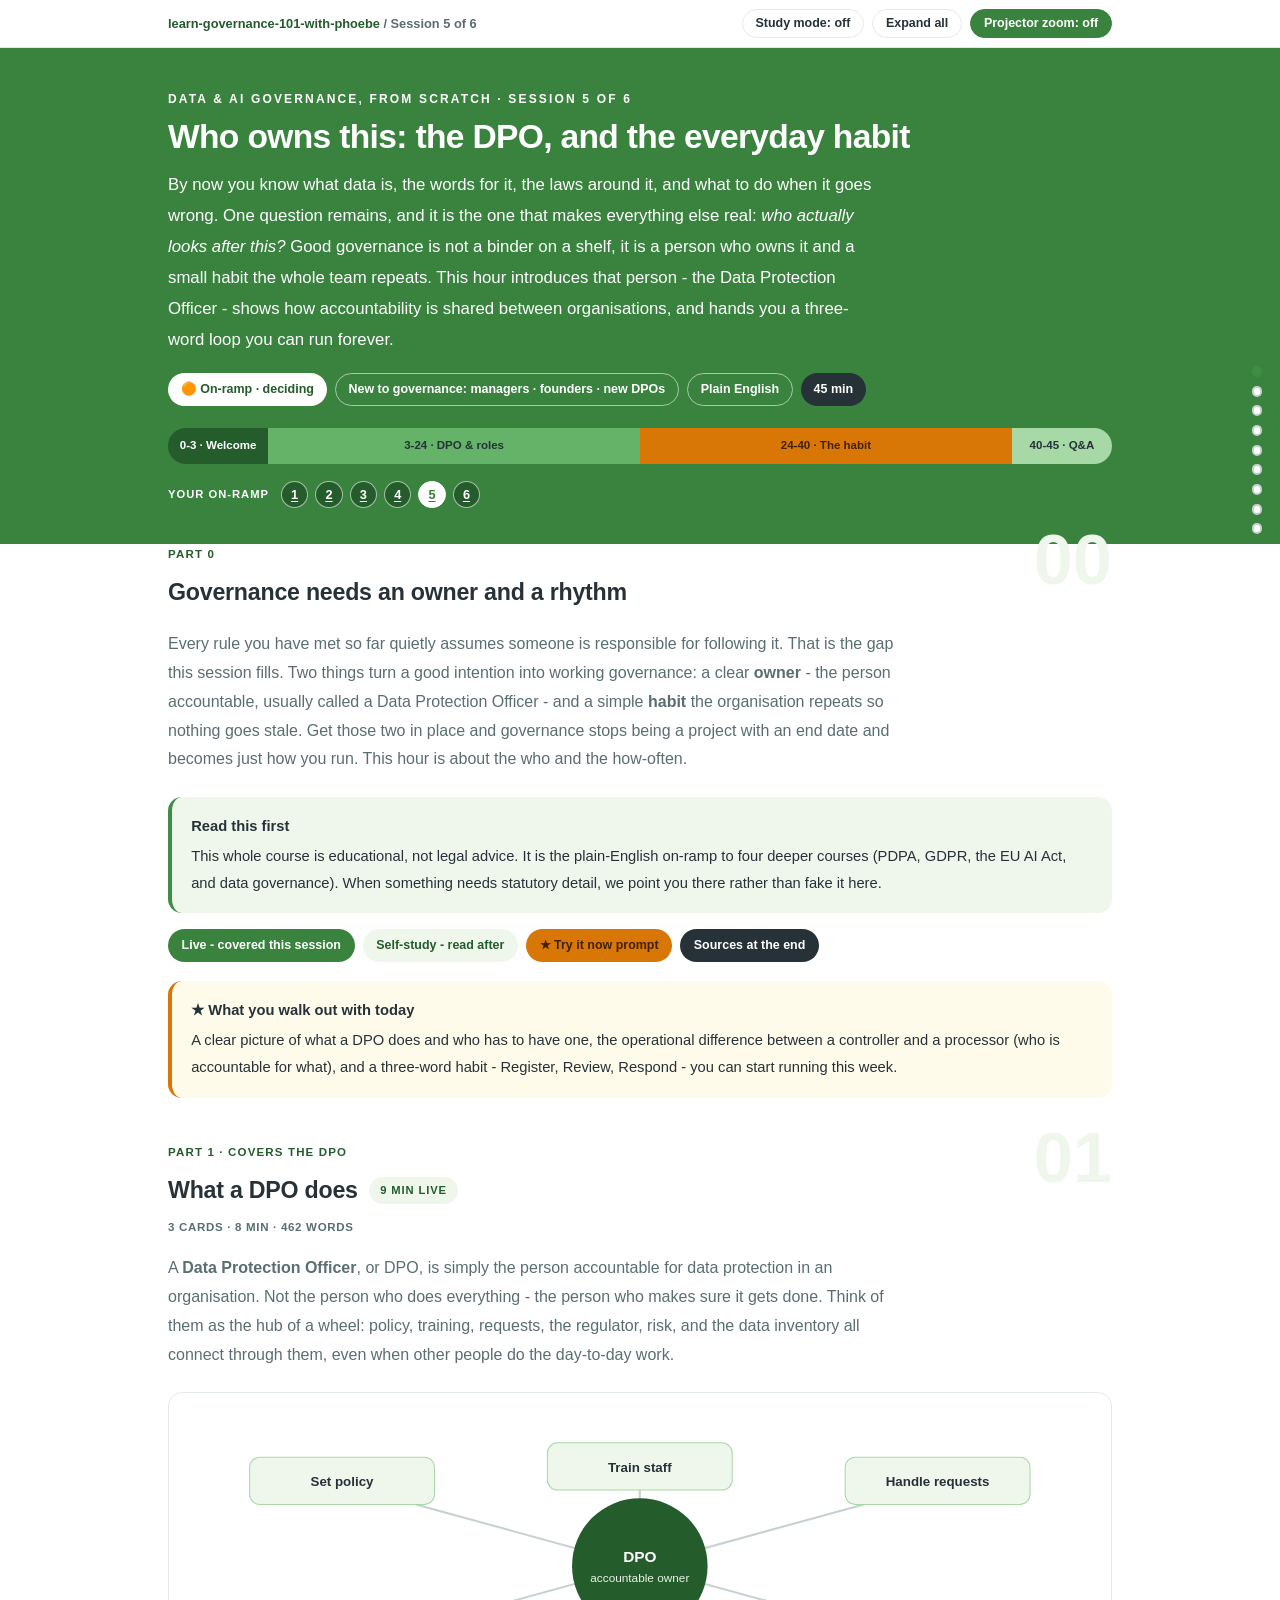
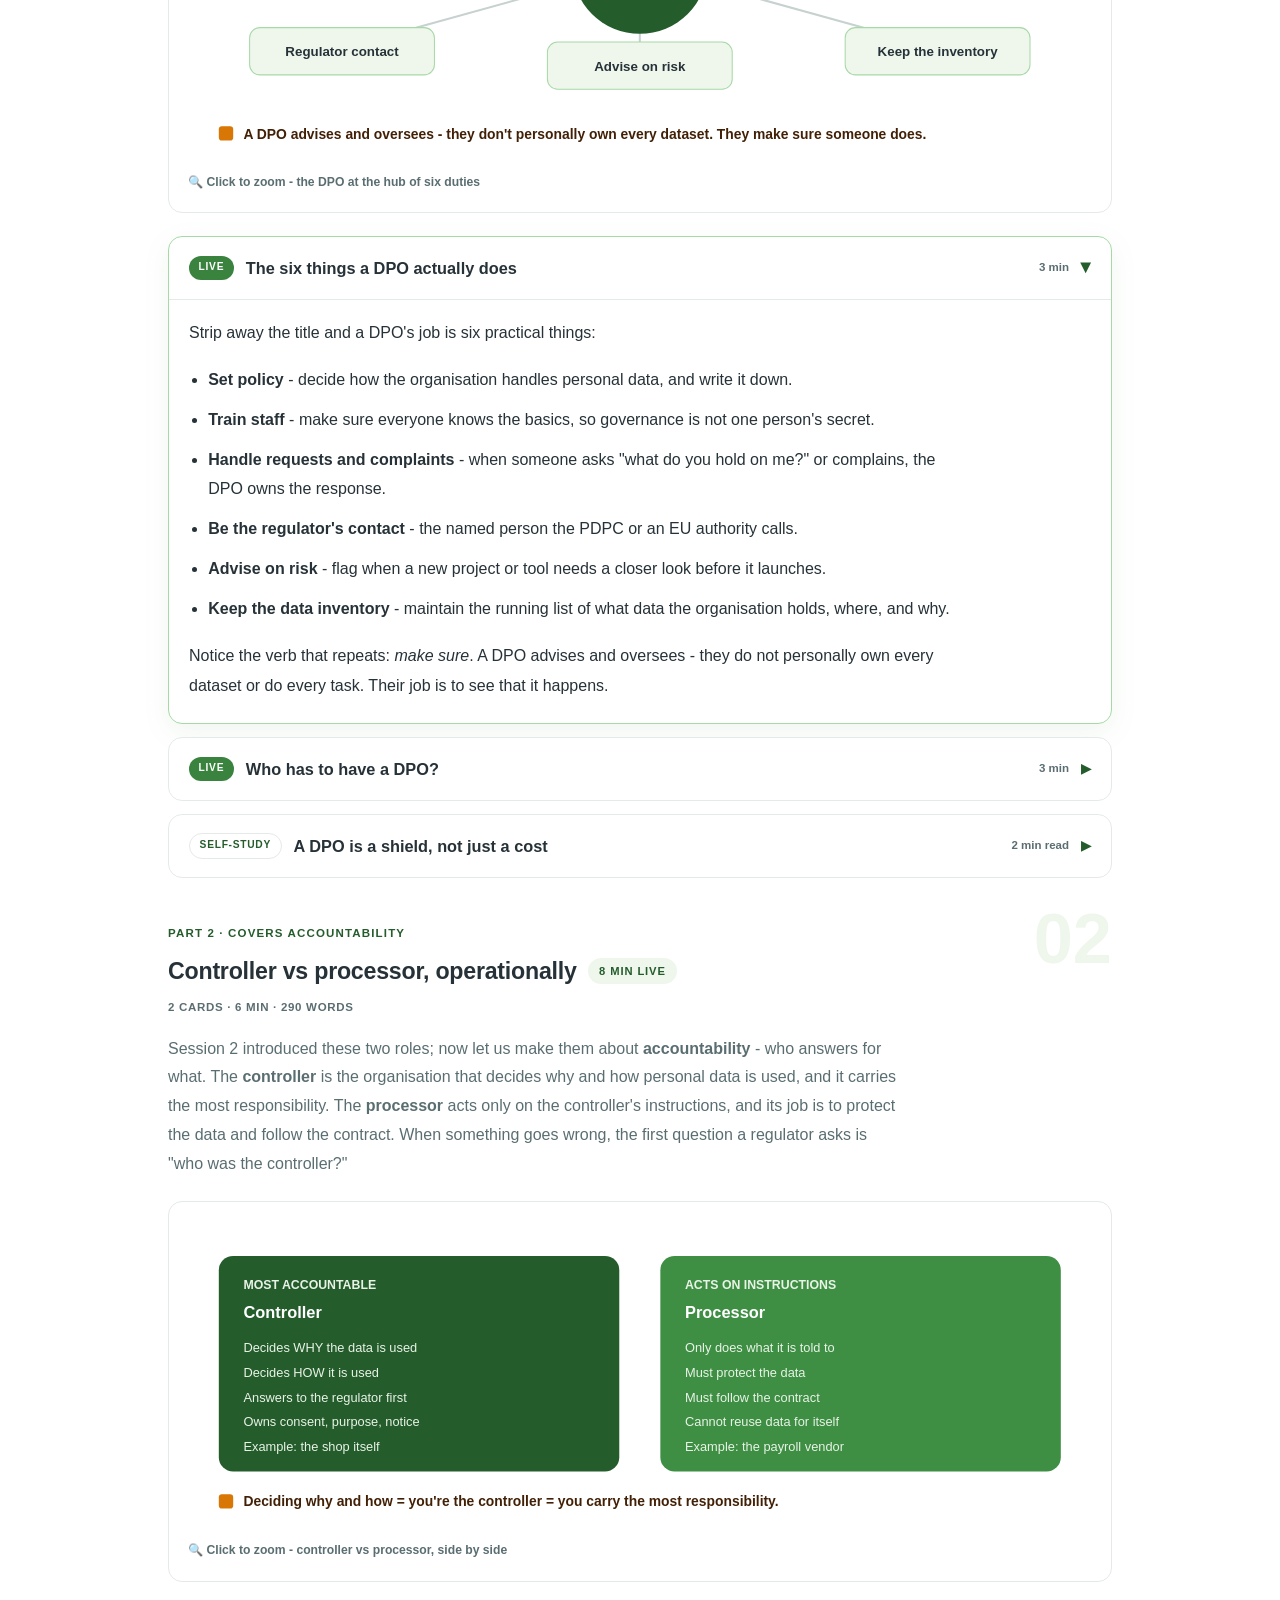
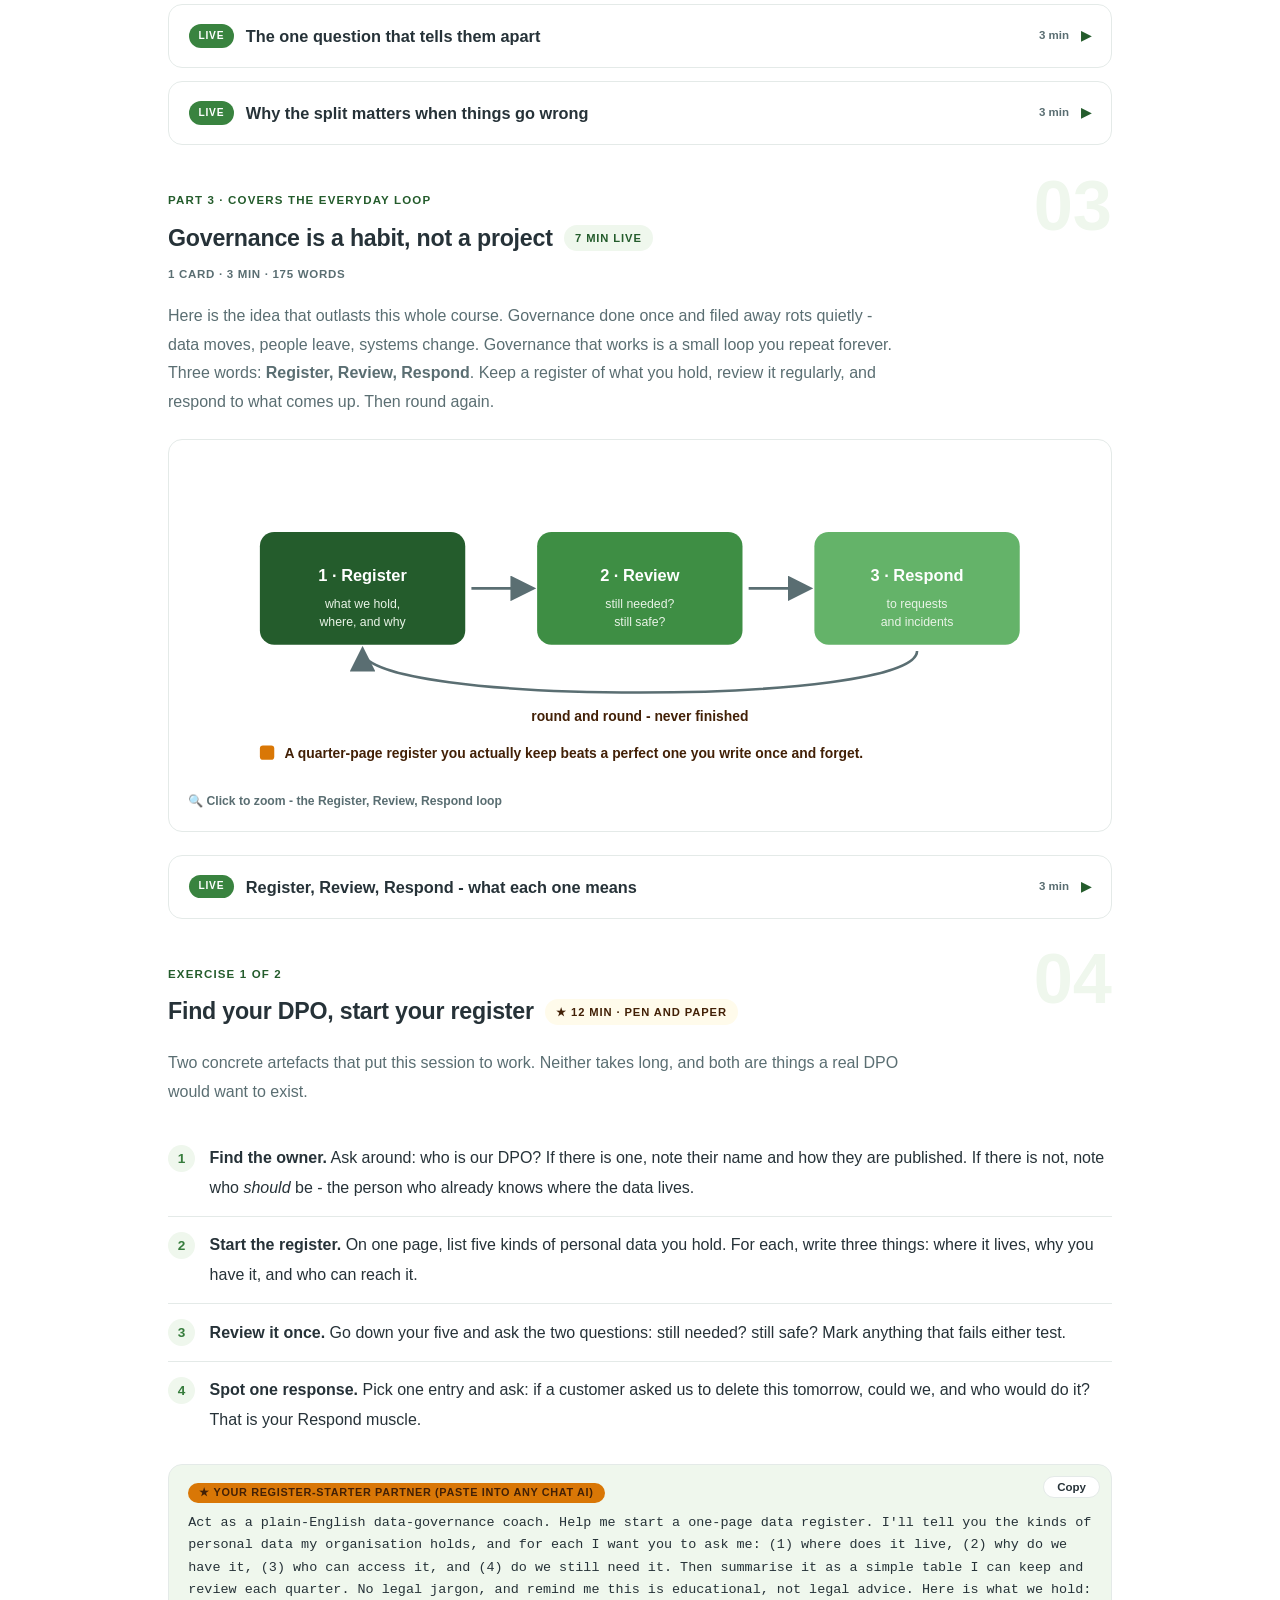
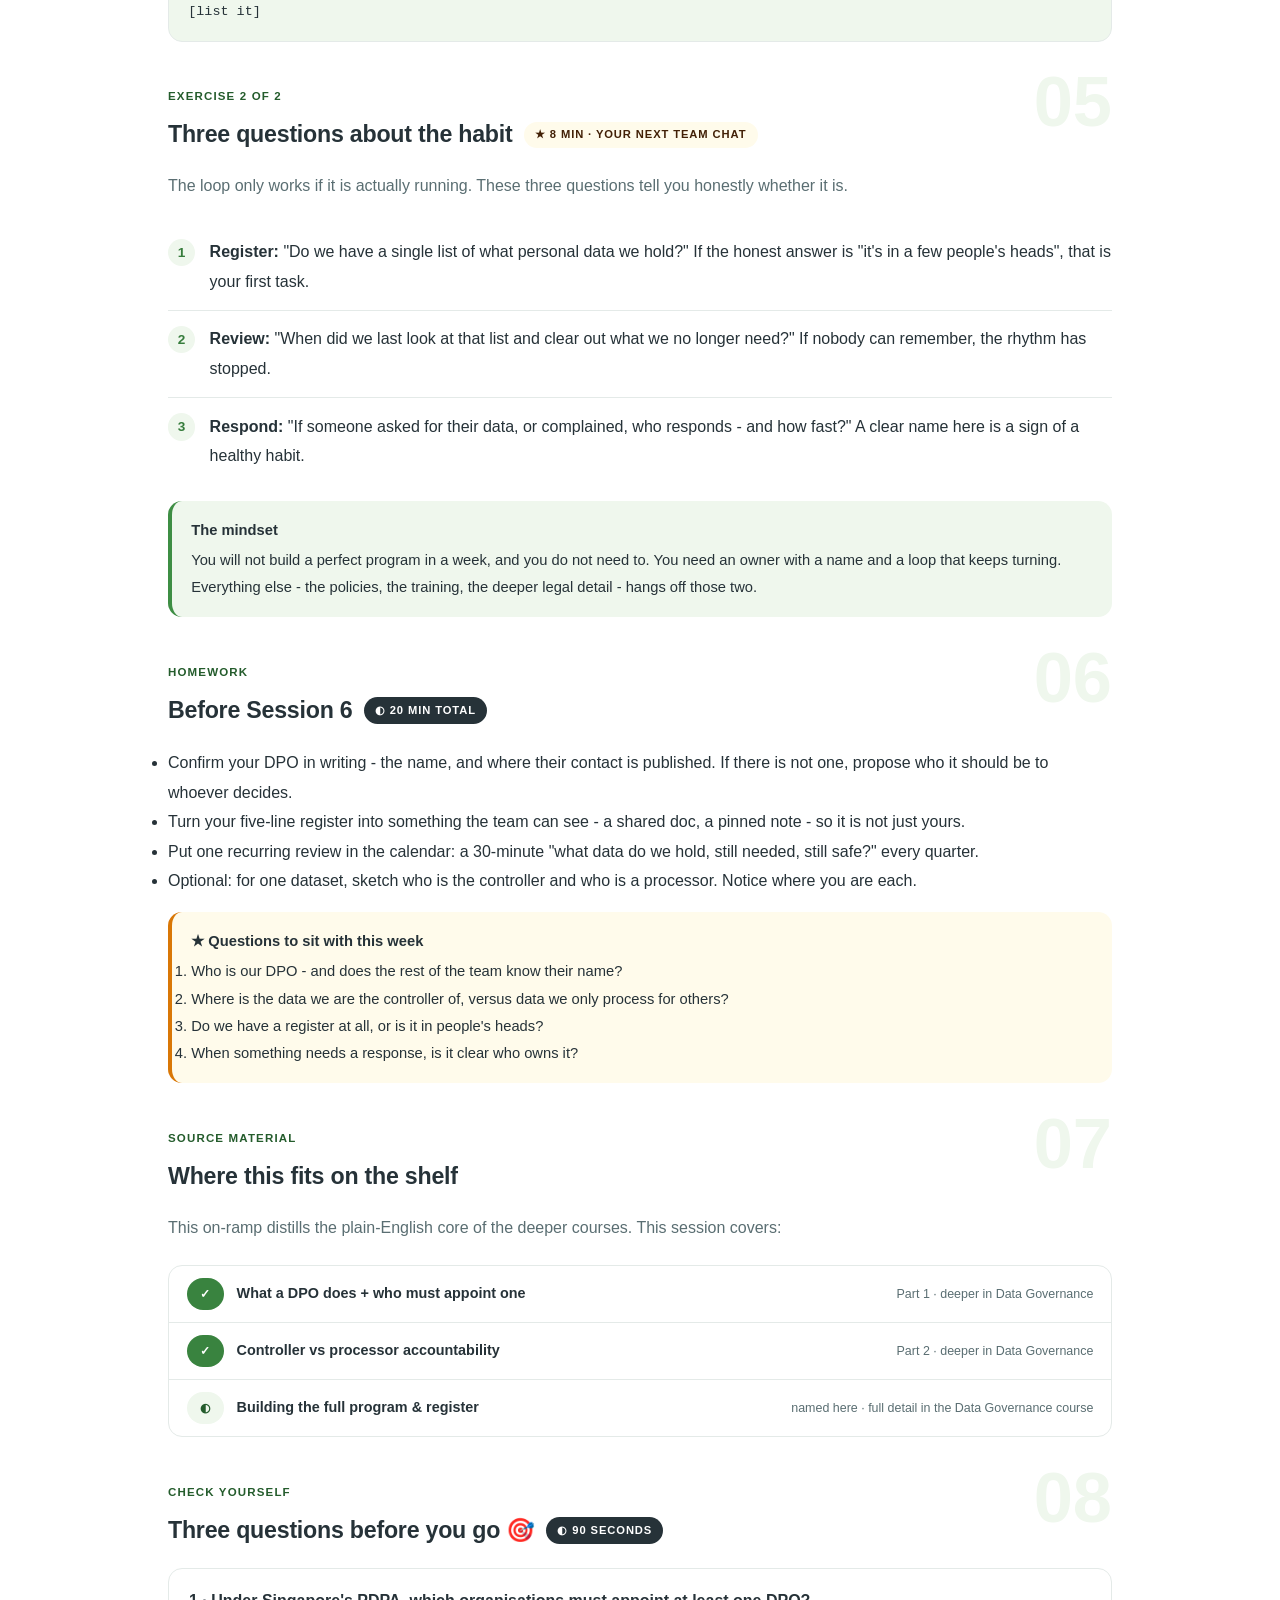
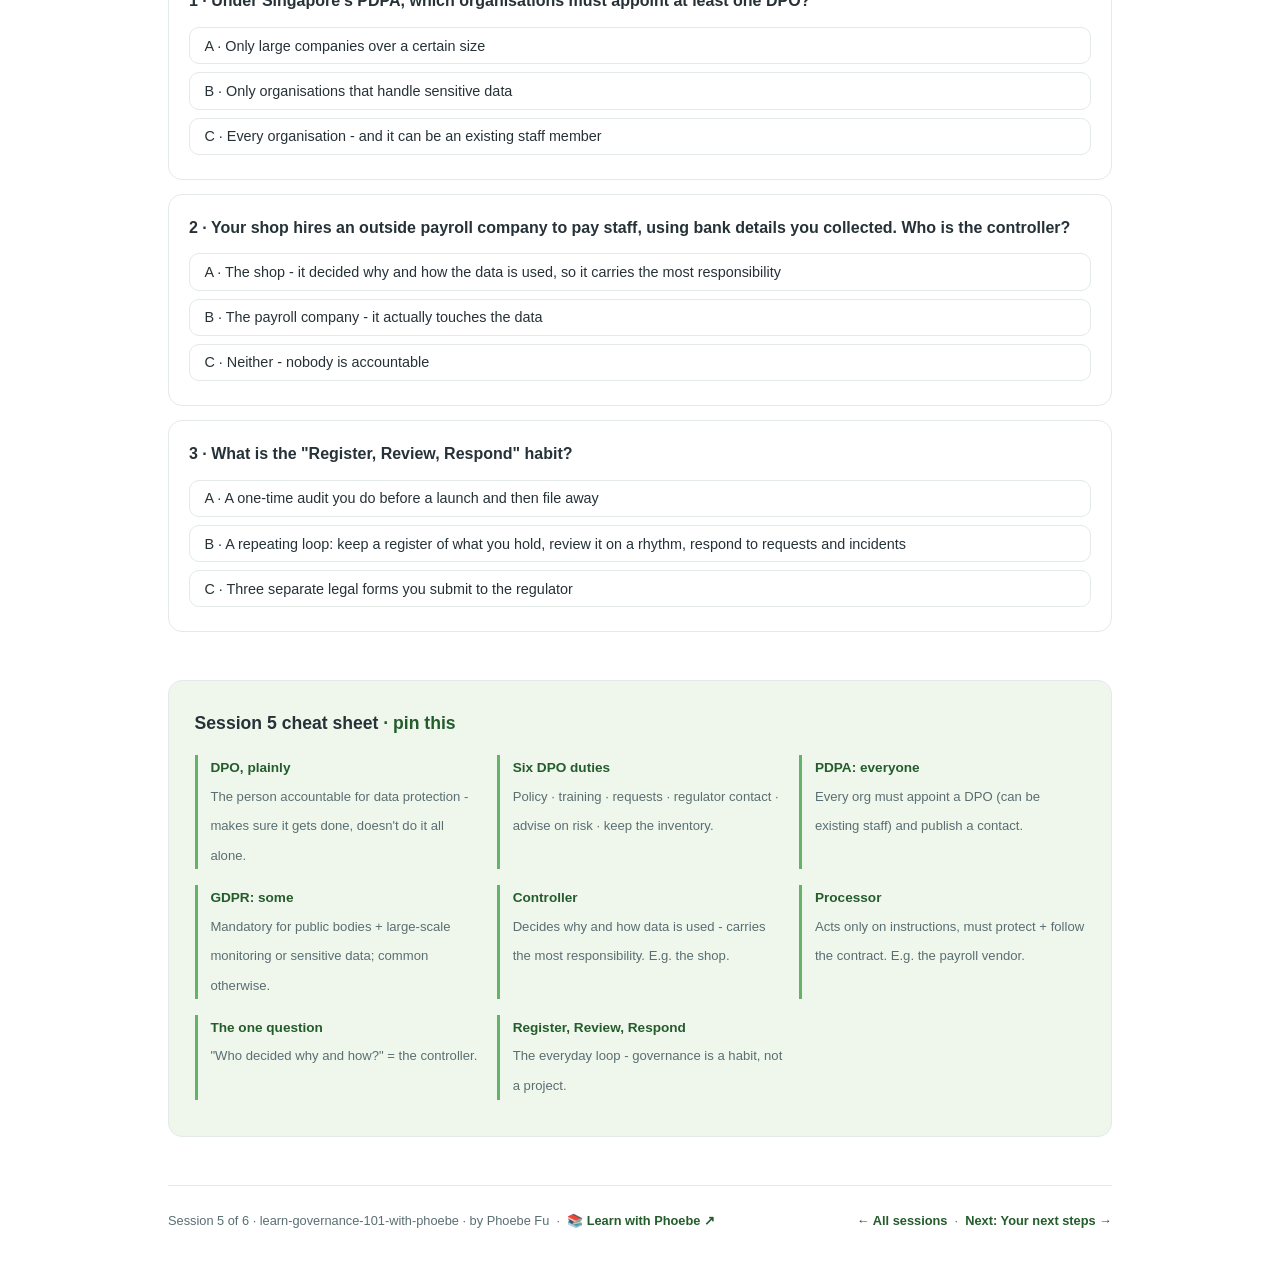
<file: courses/a5-dpo-roles.html>
<!DOCTYPE html>
<html lang="en">
<head>
<meta charset="UTF-8">
<meta name="viewport" content="width=device-width, initial-scale=1.0">
<!-- social:start -->
<meta name="description" content="Every rule you have met so far quietly assumes someone is responsible for following it. That is the gap this session fills. Two things turn a good intention into working governance: a clear...">
<meta property="og:type" content="article">
<meta property="og:site_name" content="Learn with Phoebe">
<meta property="og:title" content="Who owns this: the DPO, and the everyday habit - learn governance 101 with phoebe">
<meta property="og:description" content="Every rule you have met so far quietly assumes someone is responsible for following it. That is the gap this session fills. Two things turn a good intention into working governance: a clear...">
<meta property="og:url" content="https://phoebefu6.github.io/learn-governance-101-with-phoebe/courses/a5-dpo-roles.html">
<meta property="og:image" content="https://phoebefu6.github.io/learn-governance-101-with-phoebe/assets/og-cover.png">
<meta property="og:image:width" content="1200">
<meta property="og:image:height" content="630">
<meta name="twitter:card" content="summary_large_image">
<meta name="twitter:title" content="Who owns this: the DPO, and the everyday habit - learn governance 101 with phoebe">
<meta name="twitter:description" content="Every rule you have met so far quietly assumes someone is responsible for following it. That is the gap this session fills. Two things turn a good intention into working governance: a clear...">
<meta name="twitter:image" content="https://phoebefu6.github.io/learn-governance-101-with-phoebe/assets/og-cover.png">
<!-- social:end -->
<title>Session 5 · Who owns this - learn governance 101 with phoebe</title>
<link rel="stylesheet" href="../assets/style.css?v=32">
</head>
<body>

<div class="toolbar">
  <div class="wrap">
    <span class="crumb"><a href="../index.html">learn-governance-101-with-phoebe</a> / Session 5 of 6</span>
    <button class="btn" id="toggle-all" type="button">Expand all</button>
    <button class="btn primary" id="zoom-toggle" type="button">Projector zoom: off</button>
  </div>
</div>

<header class="masthead">
  <div class="wrap">
    <div class="eyebrow">Data &amp; AI Governance, from scratch · Session 5 of 6</div>
    <h1>Who owns this: <span class="accent">the DPO, and the everyday habit</span></h1>
    <p class="sub">By now you know what data is, the words for it, the laws around it, and what to do when it goes wrong. One question remains, and it is the one that makes everything else real: <em>who actually looks after this?</em> Good governance is not a binder on a shelf, it is a person who owns it and a small habit the whole team repeats. This hour introduces that person - the Data Protection Officer - shows how accountability is shared between organisations, and hands you a three-word loop you can run forever.</p>
    <div class="chip-row">
      <span class="chip level">🟠 On-ramp · deciding</span>
      <span class="chip audience">New to governance: managers · founders · new DPOs</span>
      <span class="chip audience">Plain English</span>
      <span class="chip time">45 min</span>
    </div>
    <div class="agenda">
      <span class="a1" style="flex:1">0-3 · Welcome</span>
      <span class="a2" style="flex:4">3-24 · DPO &amp; roles</span>
      <span class="a3" style="flex:4">24-40 · The habit</span>
      <span class="a4" style="flex:1">40-45 · Q&amp;A</span>
    </div>
  </div>
</header>

<main class="wrap">

  <section class="section" id="intro">
    <div class="section-kicker"><span class="klabel">Part 0</span><h2>Governance needs an owner and a rhythm</h2></div>
    <p class="lede">Every rule you have met so far quietly assumes someone is responsible for following it. That is the gap this session fills. Two things turn a good intention into working governance: a clear <strong>owner</strong> - the person accountable, usually called a Data Protection Officer - and a simple <strong>habit</strong> the organisation repeats so nothing goes stale. Get those two in place and governance stops being a project with an end date and becomes just how you run. This hour is about the who and the how-often.</p>
    <div class="callout tip"><strong>Read this first</strong> This whole course is educational, not legal advice. It is the plain-English on-ramp to four deeper courses (PDPA, GDPR, the EU AI Act, and data governance). When something needs statutory detail, we point you there rather than fake it here.</div>
    <div class="legend">
      <span class="pill solid">Live - covered this session</span>
      <span class="pill light">Self-study - read after</span>
      <span class="pill peach">★ Try it now prompt</span>
      <span class="pill inkpill">Sources at the end</span>
    </div>
    <div class="callout win"><strong>★ What you walk out with today</strong> A clear picture of what a DPO does and who has to have one, the operational difference between a controller and a processor (who is accountable for what), and a three-word habit - Register, Review, Respond - you can start running this week.</div>
  </section>

  <section class="section" id="dpo">
    <div class="section-kicker"><span class="klabel">Part 1 · covers the DPO</span><h2>What a DPO does <span class="tag concept">9 min live</span></h2></div>
    <p class="lede">A <strong>Data Protection Officer</strong>, or DPO, is simply the person accountable for data protection in an organisation. Not the person who does everything - the person who makes sure it gets done. Think of them as the hub of a wheel: policy, training, requests, the regulator, risk, and the data inventory all connect through them, even when other people do the day-to-day work.</p>

    <figure class="zoomable">
      <svg viewBox="0 0 880 340" xmlns="http://www.w3.org/2000/svg" role="img" aria-label="A DPO sits at the centre of a hub, with spokes reaching out to six duties: set policy, train staff, handle requests, be the regulator contact, advise on risk, and keep the data inventory">
        <style>
          .dpo1C { font: 700 15px Inter, sans-serif; fill: #FFFFFF; }
          .dpo1Cs { font: 400 11.5px Inter, sans-serif; fill: #E8F3E6; }
          .dpo1T { font: 700 13px Inter, sans-serif; fill: #263238; }
          .dpo1N { font: 600 13.5px Inter, sans-serif; fill: #422006; }
          .dpo1S { stroke: #C6D1D0; stroke-width: 2; fill: none; }
        </style>
        <line class="dpo1S" x1="440" y1="150" x2="222" y2="90"/>
        <line class="dpo1S" x1="440" y1="150" x2="440" y2="76"/>
        <line class="dpo1S" x1="440" y1="150" x2="658" y2="90"/>
        <line class="dpo1S" x1="440" y1="150" x2="222" y2="210"/>
        <line class="dpo1S" x1="440" y1="150" x2="440" y2="224"/>
        <line class="dpo1S" x1="440" y1="150" x2="658" y2="210"/>
        <circle cx="440" cy="150" r="66" fill="#245C2C"/>
        <text class="dpo1C" x="440" y="146" text-anchor="middle">DPO</text>
        <text class="dpo1Cs" x="440" y="166" text-anchor="middle">accountable owner</text>
        <rect x="60" y="44" width="180" height="46" rx="10" fill="#EFF7ED" stroke="#A6D9A6"/>
        <text class="dpo1T" x="150" y="72" text-anchor="middle">Set policy</text>
        <rect x="350" y="30" width="180" height="46" rx="10" fill="#EFF7ED" stroke="#A6D9A6"/>
        <text class="dpo1T" x="440" y="58" text-anchor="middle">Train staff</text>
        <rect x="640" y="44" width="180" height="46" rx="10" fill="#EFF7ED" stroke="#A6D9A6"/>
        <text class="dpo1T" x="730" y="72" text-anchor="middle">Handle requests</text>
        <rect x="60" y="210" width="180" height="46" rx="10" fill="#EFF7ED" stroke="#A6D9A6"/>
        <text class="dpo1T" x="150" y="238" text-anchor="middle">Regulator contact</text>
        <rect x="350" y="224" width="180" height="46" rx="10" fill="#EFF7ED" stroke="#A6D9A6"/>
        <text class="dpo1T" x="440" y="252" text-anchor="middle">Advise on risk</text>
        <rect x="640" y="210" width="180" height="46" rx="10" fill="#EFF7ED" stroke="#A6D9A6"/>
        <text class="dpo1T" x="730" y="238" text-anchor="middle">Keep the inventory</text>
        <rect x="30" y="306" width="14" height="14" rx="3" fill="#D97706"/>
        <text class="dpo1N" x="54" y="318">A DPO advises and oversees - they don't personally own every dataset. They make sure someone does.</text>
      </svg>
      <figcaption>🔍 Click to zoom - the DPO at the hub of six duties</figcaption>
    </figure>

    <details class="card" open>
      <summary><span class="mode live">Live</span>The six things a DPO actually does<span class="mini">3 min</span><span class="caret">▶</span></summary>
      <div class="body">
        <p>Strip away the title and a DPO's job is six practical things:</p>
        <ul>
          <li><strong>Set policy</strong> - decide how the organisation handles personal data, and write it down.</li>
          <li><strong>Train staff</strong> - make sure everyone knows the basics, so governance is not one person's secret.</li>
          <li><strong>Handle requests and complaints</strong> - when someone asks "what do you hold on me?" or complains, the DPO owns the response.</li>
          <li><strong>Be the regulator's contact</strong> - the named person the PDPC or an EU authority calls.</li>
          <li><strong>Advise on risk</strong> - flag when a new project or tool needs a closer look before it launches.</li>
          <li><strong>Keep the data inventory</strong> - maintain the running list of what data the organisation holds, where, and why.</li>
        </ul>
        <p>Notice the verb that repeats: <em>make sure</em>. A DPO advises and oversees - they do not personally own every dataset or do every task. Their job is to see that it happens.</p>
      </div>
    </details>

    <details class="card">
      <summary><span class="mode live">Live</span>Who has to have a DPO?<span class="mini">3 min</span><span class="caret">▶</span></summary>
      <div class="body">
        <p>This is where Singapore and Europe differ in a way worth remembering:</p>
        <ul>
          <li><strong>Singapore's PDPA: everyone.</strong> Every organisation must appoint at least one DPO and publish a way to contact them. The DPO can be an existing staff member - the office manager, the founder, whoever - it does not need to be a new hire. But the role must exist and be reachable.</li>
          <li><strong>The EU's GDPR: some, not all.</strong> A DPO is mandatory only for certain organisations - public bodies, and those doing large-scale monitoring or handling sensitive data at scale. Many others appoint one anyway because it is good practice.</li>
        </ul>
        <p>The plain takeaway: if you operate in Singapore, you need a named DPO today, full stop. If GDPR touches you, check whether you fall into the "must" group - and consider one regardless.</p>
        <div class="callout example"><span class="ex-pill">Real world</span><p><strong>The founder who was already the DPO.</strong> A ten-person startup panicked that "appoint a DPO" meant hiring an expensive specialist. It did not. They named the operations lead - who already knew where every system lived - published her email on the website as the contact, and gave her a half-day a month for it. That satisfied the PDPA's requirement and, more importantly, gave the company one clear owner. Small teams do not need a big title; they need a real name.</p></div>
      </div>
    </details>

    <details class="card">
      <summary><span class="mode self">Self-study</span>A DPO is a shield, not just a cost<span class="mini">2 min read</span><span class="caret">▶</span></summary>
      <div class="body">
        <p>It is tempting to see the DPO as a box to tick. In practice, having one clear owner is what stops governance falling through the cracks between departments. When a breach happens, when a customer asks for their data, when a new AI tool is being bought - there is a single person who knows the picture and can act. That is worth far more than the label. The best DPOs are not the most senior people; they are the ones who genuinely know where the data lives and are trusted to raise a hand when something looks off.</p>
      </div>
    </details>
  </section>

  <section class="section" id="roles">
    <div class="section-kicker"><span class="klabel">Part 2 · covers accountability</span><h2>Controller vs processor, operationally <span class="tag concept">8 min live</span></h2></div>
    <p class="lede">Session 2 introduced these two roles; now let us make them about <strong>accountability</strong> - who answers for what. The <strong>controller</strong> is the organisation that decides why and how personal data is used, and it carries the most responsibility. The <strong>processor</strong> acts only on the controller's instructions, and its job is to protect the data and follow the contract. When something goes wrong, the first question a regulator asks is "who was the controller?"</p>

    <figure class="zoomable">
      <svg viewBox="0 0 880 300" xmlns="http://www.w3.org/2000/svg" role="img" aria-label="Two side-by-side lanes: the controller decides why and how data is used and is most accountable, while the processor only acts on instructions and must protect the data and follow the contract">
        <style>
          .rol1T { font: 700 16px Inter, sans-serif; fill: #FFFFFF; }
          .rol1L { font: 700 12px Inter, sans-serif; fill: #E8F3E6; }
          .rol1W { font: 400 12.5px Inter, sans-serif; fill: #E8F3E6; }
          .rol1N { font: 600 13.5px Inter, sans-serif; fill: #422006; }
        </style>
        <rect x="30" y="34" width="390" height="210" rx="14" fill="#245C2C"/>
        <text class="rol1L" x="54" y="66">MOST ACCOUNTABLE</text>
        <text class="rol1T" x="54" y="94">Controller</text>
        <text class="rol1W" x="54" y="128">Decides WHY the data is used</text>
        <text class="rol1W" x="54" y="152">Decides HOW it is used</text>
        <text class="rol1W" x="54" y="176">Answers to the regulator first</text>
        <text class="rol1W" x="54" y="200">Owns consent, purpose, notice</text>
        <text class="rol1W" x="54" y="224">Example: the shop itself</text>
        <rect x="460" y="34" width="390" height="210" rx="14" fill="#3E8E44"/>
        <text class="rol1L" x="484" y="66">ACTS ON INSTRUCTIONS</text>
        <text class="rol1T" x="484" y="94">Processor</text>
        <text class="rol1W" x="484" y="128">Only does what it is told to</text>
        <text class="rol1W" x="484" y="152">Must protect the data</text>
        <text class="rol1W" x="484" y="176">Must follow the contract</text>
        <text class="rol1W" x="484" y="200">Cannot reuse data for itself</text>
        <text class="rol1W" x="484" y="224">Example: the payroll vendor</text>
        <rect x="30" y="266" width="14" height="14" rx="3" fill="#D97706"/>
        <text class="rol1N" x="54" y="278">Deciding why and how = you're the controller = you carry the most responsibility.</text>
      </svg>
      <figcaption>🔍 Click to zoom - controller vs processor, side by side</figcaption>
    </figure>

    <details class="card">
      <summary><span class="mode live">Live</span>The one question that tells them apart<span class="mini">3 min</span><span class="caret">▶</span></summary>
      <div class="body">
        <p>You do not need to memorise definitions. Ask one question: <strong>"Who decided why this data is being used, and how?"</strong></p>
        <ul>
          <li>If <em>you</em> decided the purpose and the means, you are the <strong>controller</strong> - and you carry the most responsibility for getting it right.</li>
          <li>If you are only doing what another organisation told you to do with their data, you are the <strong>processor</strong> - your duties are to protect it and stick to the contract.</li>
        </ul>
        <p>Most organisations are both, depending on the data. You are the controller of your own customer and staff records; you are a processor when you handle data on behalf of a client.</p>
      </div>
    </details>

    <details class="card">
      <summary><span class="mode live">Live</span>Why the split matters when things go wrong<span class="mini">3 min</span><span class="caret">▶</span></summary>
      <div class="body">
        <p>The controller-processor line is not academic - it decides who is on the hook. The controller answers to the regulator and to the people whose data it is. The processor answers to the controller, and must have a contract spelling out exactly what it may and may not do. If a processor goes off-script - reuses the data for its own marketing, say - it steps over the line and takes on liability it did not have before.</p>
        <div class="callout example"><span class="ex-pill">Real world</span><p><strong>The shop and its payroll vendor.</strong> A retail shop collects its staff's bank details to pay salaries - the shop decided why (to pay people) and how, so the shop is the controller. It uses an outside payroll company to actually run the payments. That vendor is the processor: it only touches the data to do the job the shop hired it for, must keep it secure, and must not use those bank details for anything else. If the vendor sold the list, that would be its own serious breach - but the shop, as controller, still has to answer for choosing and overseeing it.</p></div>
      </div>
    </details>
  </section>

  <section class="section" id="habit">
    <div class="section-kicker"><span class="klabel">Part 3 · covers the everyday loop</span><h2>Governance is a habit, not a project <span class="tag concept">7 min live</span></h2></div>
    <p class="lede">Here is the idea that outlasts this whole course. Governance done once and filed away rots quietly - data moves, people leave, systems change. Governance that works is a small loop you repeat forever. Three words: <strong>Register, Review, Respond</strong>. Keep a register of what you hold, review it regularly, and respond to what comes up. Then round again.</p>

    <figure class="zoomable">
      <svg viewBox="0 0 880 312" xmlns="http://www.w3.org/2000/svg" role="img" aria-label="A three-step loop: register what data you hold, review it regularly, respond to requests and incidents, then back to register">
        <defs>
          <marker id="arrHab1" markerWidth="10" markerHeight="10" refX="8" refY="5" orient="auto">
            <path d="M0 0 L10 5 L0 10 z" fill="#5A6E72"/>
          </marker>
        </defs>
        <style>
          .hab1T { font: 700 16px Inter, sans-serif; fill: #FFFFFF; }
          .hab1W { font: 400 12px Inter, sans-serif; fill: #E8F3E6; }
          .hab1N { font: 600 13.5px Inter, sans-serif; fill: #422006; }
          .arrHab1 { stroke: #5A6E72; stroke-width: 2.5; fill: none; }
        </style>
        <rect x="70" y="70" width="200" height="110" rx="14" fill="#245C2C"/>
        <text class="hab1T" x="170" y="118" text-anchor="middle">1 · Register</text>
        <text class="hab1W" x="170" y="144" text-anchor="middle">what we hold,</text>
        <text class="hab1W" x="170" y="162" text-anchor="middle">where, and why</text>
        <rect x="340" y="70" width="200" height="110" rx="14" fill="#3E8E44"/>
        <text class="hab1T" x="440" y="118" text-anchor="middle">2 · Review</text>
        <text class="hab1W" x="440" y="144" text-anchor="middle">still needed?</text>
        <text class="hab1W" x="440" y="162" text-anchor="middle">still safe?</text>
        <rect x="610" y="70" width="200" height="110" rx="14" fill="#64B369"/>
        <text class="hab1T" x="710" y="118" text-anchor="middle">3 · Respond</text>
        <text class="hab1W" x="710" y="144" text-anchor="middle">to requests</text>
        <text class="hab1W" x="710" y="162" text-anchor="middle">and incidents</text>
        <path class="arrHab1" d="M276 125 L334 125" marker-end="url(#arrHab1)"/>
        <path class="arrHab1" d="M546 125 L604 125" marker-end="url(#arrHab1)"/>
        <path class="arrHab1" d="M710 186 C710 240, 170 240, 170 186" marker-end="url(#arrHab1)"/>
        <text class="hab1N" x="440" y="254" text-anchor="middle">round and round - never finished</text>
        <rect x="70" y="278" width="14" height="14" rx="3" fill="#D97706"/>
        <text class="hab1N" x="94" y="290">A quarter-page register you actually keep beats a perfect one you write once and forget.</text>
      </svg>
      <figcaption>🔍 Click to zoom - the Register, Review, Respond loop</figcaption>
    </figure>

    <details class="card">
      <summary><span class="mode live">Live</span>Register, Review, Respond - what each one means<span class="mini">3 min</span><span class="caret">▶</span></summary>
      <div class="body">
        <p>The whole loop fits on one page:</p>
        <ul>
          <li><strong>Register</strong> - keep a simple running list of what personal data you hold, where it lives, and why you have it. This is your map. Without it, every other move is guesswork.</li>
          <li><strong>Review</strong> - look at the register on a regular rhythm (a quarter is a fine start) and ask two questions of each entry: do we still need this, and is it still safe? Delete what you do not need; fix what is not protected.</li>
          <li><strong>Respond</strong> - when a person asks for their data, or a breach happens, or a new project appears, respond promptly - and feed what you learn back into the register.</li>
        </ul>
        <p>That is it. A DPO owns the loop; the whole team feeds it. Do this and you will never be caught not knowing what you hold.</p>
        <div class="callout tip"><strong>Governance in one sentence</strong> "We keep a register of the data we hold, review it on a rhythm, and respond when people or events ask us to." Say that and you have described a working program.</div>
      </div>
    </details>
  </section>

  <section class="section" id="exercise-1">
    <div class="section-kicker"><span class="klabel">Exercise 1 of 2</span><h2>Find your DPO, start your register <span class="tag demo">★ 12 min · pen and paper</span></h2></div>
    <p class="lede">Two concrete artefacts that put this session to work. Neither takes long, and both are things a real DPO would want to exist.</p>
    <div class="steps">
      <div class="step"><p><strong>Find the owner.</strong> Ask around: who is our DPO? If there is one, note their name and how they are published. If there is not, note who <em>should</em> be - the person who already knows where the data lives.</p></div>
      <div class="step"><p><strong>Start the register.</strong> On one page, list five kinds of personal data you hold. For each, write three things: where it lives, why you have it, and who can reach it.</p></div>
      <div class="step"><p><strong>Review it once.</strong> Go down your five and ask the two questions: still needed? still safe? Mark anything that fails either test.</p></div>
      <div class="step"><p><strong>Spot one response.</strong> Pick one entry and ask: if a customer asked us to delete this tomorrow, could we, and who would do it? That is your Respond muscle.</p></div>
    </div>
    <div class="prompt-box good"><span class="label">★ Your register-starter partner (paste into any chat AI)</span>Act as a plain-English data-governance coach. Help me start a one-page data register. I'll tell you the kinds of personal data my organisation holds, and for each I want you to ask me: (1) where does it live, (2) why do we have it, (3) who can access it, and (4) do we still need it. Then summarise it as a simple table I can keep and review each quarter. No legal jargon, and remind me this is educational, not legal advice. Here is what we hold: [list it]</div>
  </section>

  <section class="section" id="exercise-2">
    <div class="section-kicker"><span class="klabel">Exercise 2 of 2</span><h2>Three questions about the habit <span class="tag demo">★ 8 min · your next team chat</span></h2></div>
    <p class="lede">The loop only works if it is actually running. These three questions tell you honestly whether it is.</p>
    <div class="steps">
      <div class="step"><p><strong>Register:</strong> "Do we have a single list of what personal data we hold?" If the honest answer is "it's in a few people's heads", that is your first task.</p></div>
      <div class="step"><p><strong>Review:</strong> "When did we last look at that list and clear out what we no longer need?" If nobody can remember, the rhythm has stopped.</p></div>
      <div class="step"><p><strong>Respond:</strong> "If someone asked for their data, or complained, who responds - and how fast?" A clear name here is a sign of a healthy habit.</p></div>
    </div>
    <div class="callout tip"><strong>The mindset</strong> You will not build a perfect program in a week, and you do not need to. You need an owner with a name and a loop that keeps turning. Everything else - the policies, the training, the deeper legal detail - hangs off those two.</div>
  </section>

  <section class="section" id="homework">
    <div class="section-kicker"><span class="klabel">Homework</span><h2>Before Session 6 <span class="tag exercise">◐ 20 min total</span></h2></div>
    <ul>
      <li>Confirm your DPO in writing - the name, and where their contact is published. If there is not one, propose who it should be to whoever decides.</li>
      <li>Turn your five-line register into something the team can see - a shared doc, a pinned note - so it is not just yours.</li>
      <li>Put one recurring review in the calendar: a 30-minute "what data do we hold, still needed, still safe?" every quarter.</li>
      <li>Optional: for one dataset, sketch who is the controller and who is a processor. Notice where you are each.</li>
    </ul>
    <div class="callout win"><strong>★ Questions to sit with this week</strong>
      <ol>
        <li>Who is our DPO - and does the rest of the team know their name?</li>
        <li>Where is the data we are the controller of, versus data we only process for others?</li>
        <li>Do we have a register at all, or is it in people's heads?</li>
        <li>When something needs a response, is it clear who owns it?</li>
      </ol>
    </div>
  </section>

  <section class="section" id="official">
    <div class="section-kicker"><span class="klabel">Source material</span><h2>Where this fits on the shelf</h2></div>
    <p class="lede">This on-ramp distills the plain-English core of the deeper courses. This session covers:</p>
    <div class="covered">
      <div class="covered-row"><span class="status pill solid">✓</span><span class="name">What a DPO does + who must appoint one</span><span class="note">Part 1 · deeper in Data Governance</span></div>
      <div class="covered-row"><span class="status pill solid">✓</span><span class="name">Controller vs processor accountability</span><span class="note">Part 2 · deeper in Data Governance</span></div>
      <div class="covered-row"><span class="status pill light">◐</span><span class="name">Building the full program &amp; register</span><span class="note">named here · full detail in the Data Governance course</span></div>
    </div>
  </section>

  <section class="section" id="quiz">
    <div class="section-kicker"><span class="klabel">Check yourself</span><h2>Three questions before you go 🎯 <span class="tag exercise">◐ 90 seconds</span></h2></div>
    <div class="quiz-q" data-answer="2">
      <p class="qtext">1 · Under Singapore's PDPA, which organisations must appoint at least one DPO?</p>
      <button class="qopt" type="button">A · Only large companies over a certain size</button>
      <button class="qopt" type="button">B · Only organisations that handle sensitive data</button>
      <button class="qopt" type="button">C · Every organisation - and it can be an existing staff member</button>
      <p class="qwhy">The PDPA requires every organisation to appoint at least one DPO and publish a contact. It can be existing staff - it does not need to be a new specialist hire.</p>
    </div>
    <div class="quiz-q" data-answer="0">
      <p class="qtext">2 · Your shop hires an outside payroll company to pay staff, using bank details you collected. Who is the controller?</p>
      <button class="qopt" type="button">A · The shop - it decided why and how the data is used, so it carries the most responsibility</button>
      <button class="qopt" type="button">B · The payroll company - it actually touches the data</button>
      <button class="qopt" type="button">C · Neither - nobody is accountable</button>
      <p class="qwhy">The controller is whoever decides why and how the data is used. The shop decided; the payroll vendor only acts on instructions, so it is the processor. The controller carries the most responsibility.</p>
    </div>
    <div class="quiz-q" data-answer="1">
      <p class="qtext">3 · What is the "Register, Review, Respond" habit?</p>
      <button class="qopt" type="button">A · A one-time audit you do before a launch and then file away</button>
      <button class="qopt" type="button">B · A repeating loop: keep a register of what you hold, review it on a rhythm, respond to requests and incidents</button>
      <button class="qopt" type="button">C · Three separate legal forms you submit to the regulator</button>
      <p class="qwhy">Governance is a habit, not a project. You keep a register of what you hold, review it regularly (still needed? still safe?), and respond to requests and incidents - then round again.</p>
    </div>
    <p class="quiz-score"></p>
  </section>

  <section class="cheat" id="cheatsheet">
    <h3>Session 5 cheat sheet <span>· pin this</span></h3>
    <div class="grid-2">
      <div class="cheat-item"><b>DPO, plainly</b><span>The person accountable for data protection - makes sure it gets done, doesn't do it all alone.</span></div>
      <div class="cheat-item"><b>Six DPO duties</b><span>Policy · training · requests · regulator contact · advise on risk · keep the inventory.</span></div>
      <div class="cheat-item"><b>PDPA: everyone</b><span>Every org must appoint a DPO (can be existing staff) and publish a contact.</span></div>
      <div class="cheat-item"><b>GDPR: some</b><span>Mandatory for public bodies + large-scale monitoring or sensitive data; common otherwise.</span></div>
      <div class="cheat-item"><b>Controller</b><span>Decides why and how data is used - carries the most responsibility. E.g. the shop.</span></div>
      <div class="cheat-item"><b>Processor</b><span>Acts only on instructions, must protect + follow the contract. E.g. the payroll vendor.</span></div>
      <div class="cheat-item"><b>The one question</b><span>"Who decided why and how?" = the controller.</span></div>
      <div class="cheat-item"><b>Register, Review, Respond</b><span>The everyday loop - governance is a habit, not a project.</span></div>
    </div>
  </section>

  <footer class="pagefoot">
    <span>Session 5 of 6 · learn-governance-101-with-phoebe · by Phoebe Fu &nbsp;·&nbsp; 📚 <a href="https://phoebefu6.github.io/learn-with-phoebe/">Learn with Phoebe ↗</a></span>
    <span><a href="../index.html">← All sessions</a> &nbsp;·&nbsp; <a href="a6-next-steps.html">Next: Your next steps →</a></span>
  </footer>

</main>

<script src="../assets/app.js?v=31"></script>
</body>
</html>
</file>
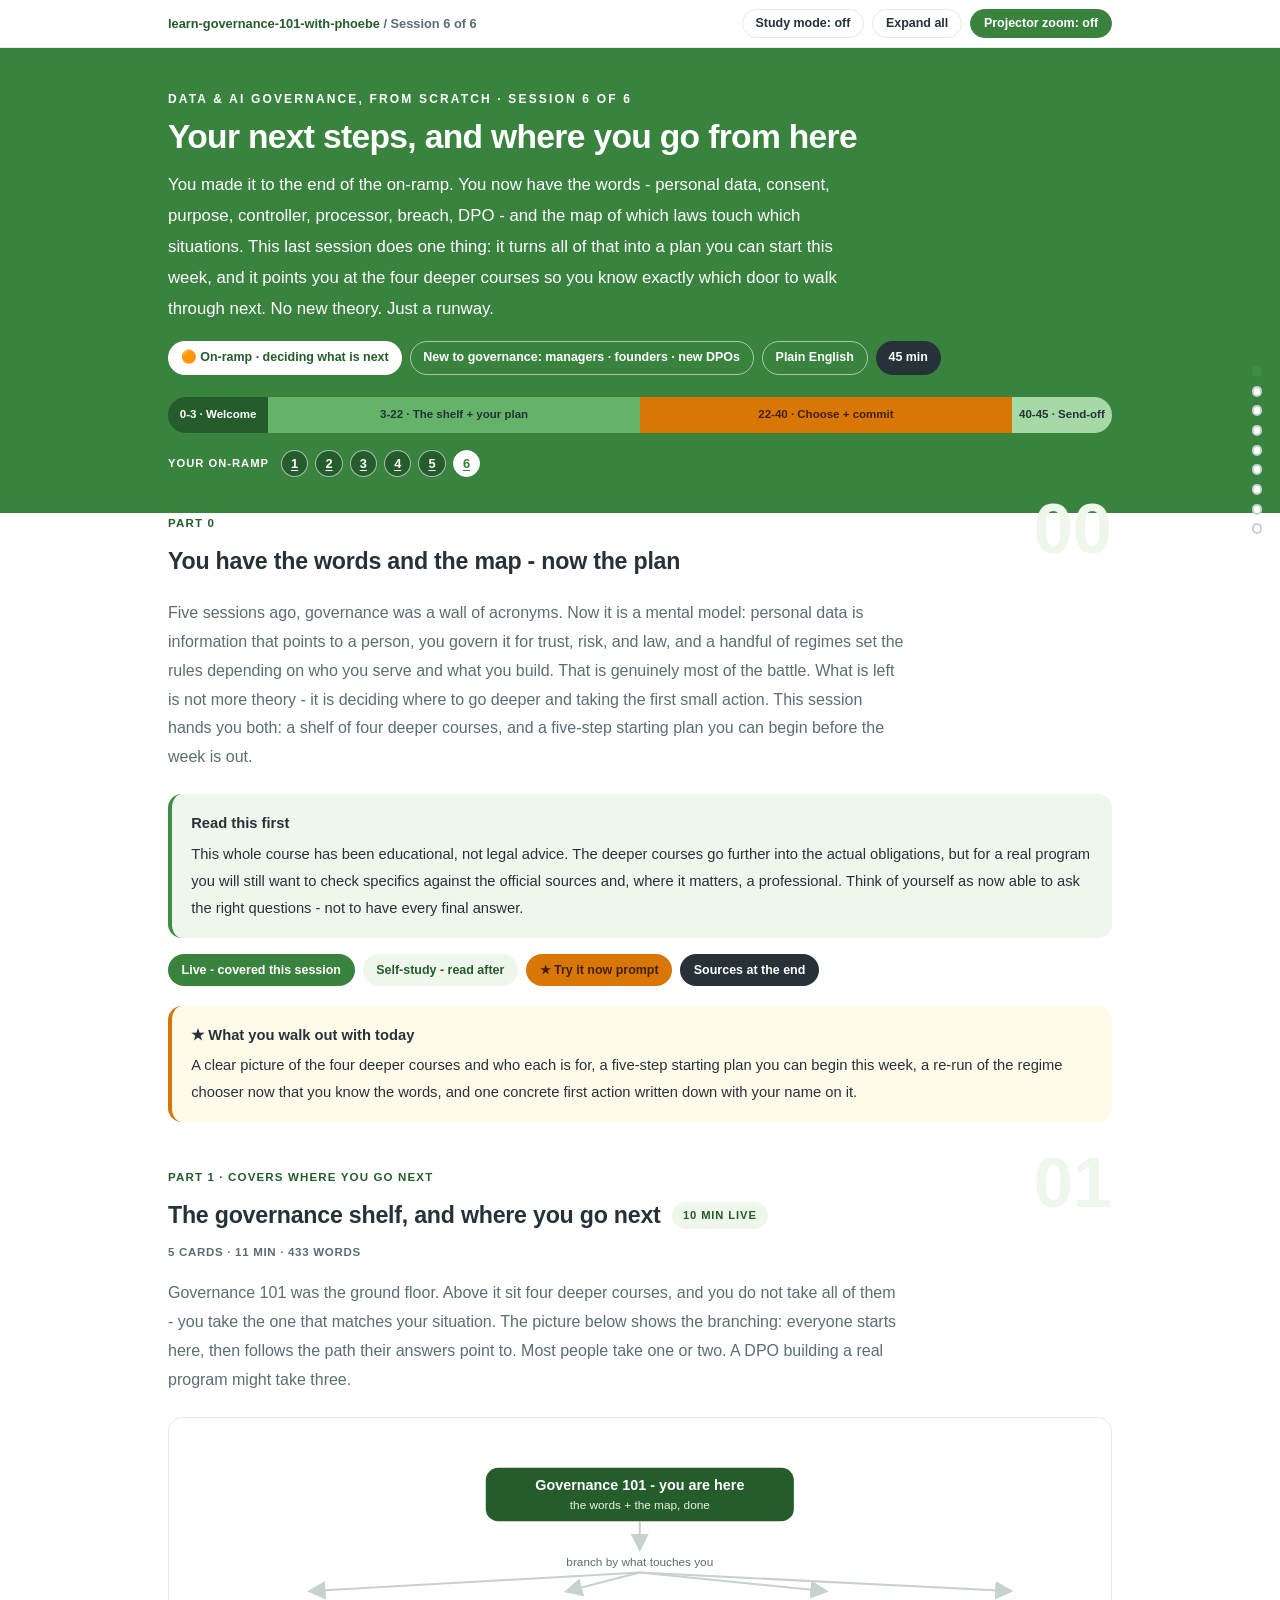
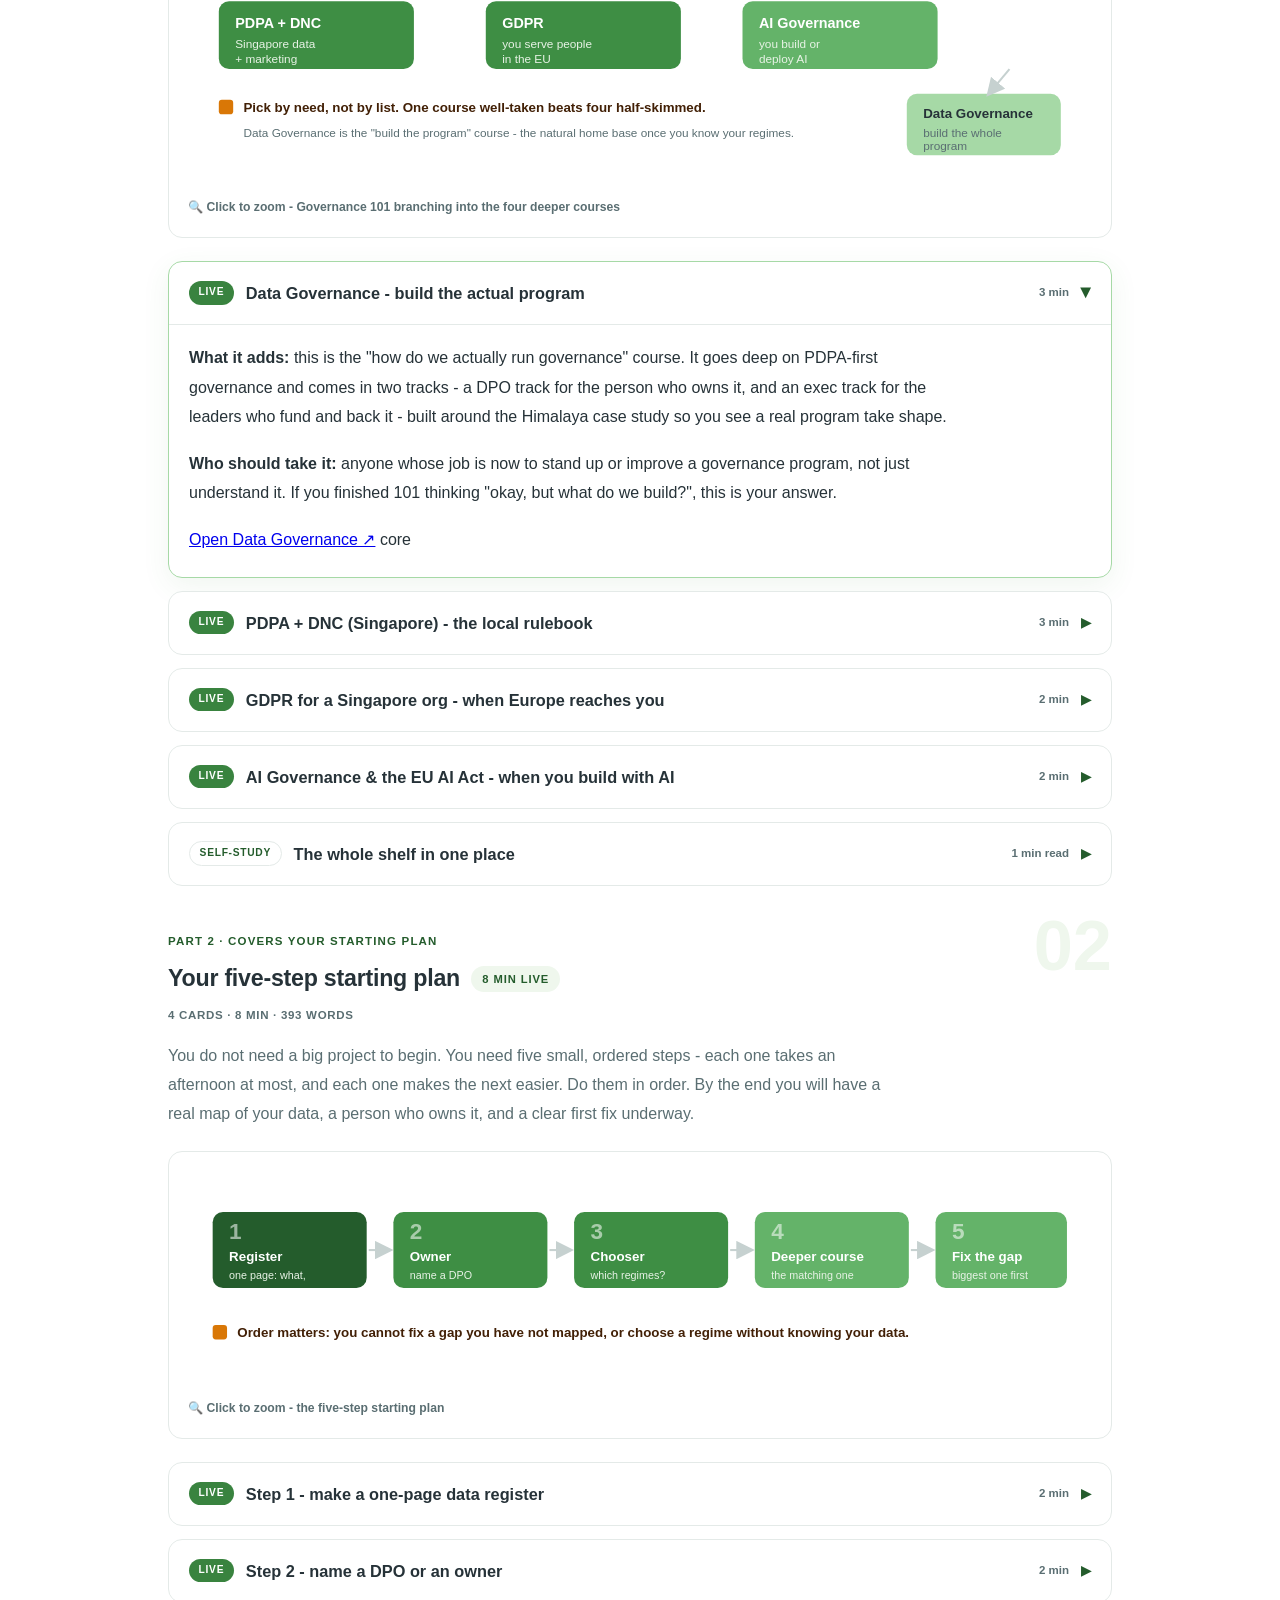
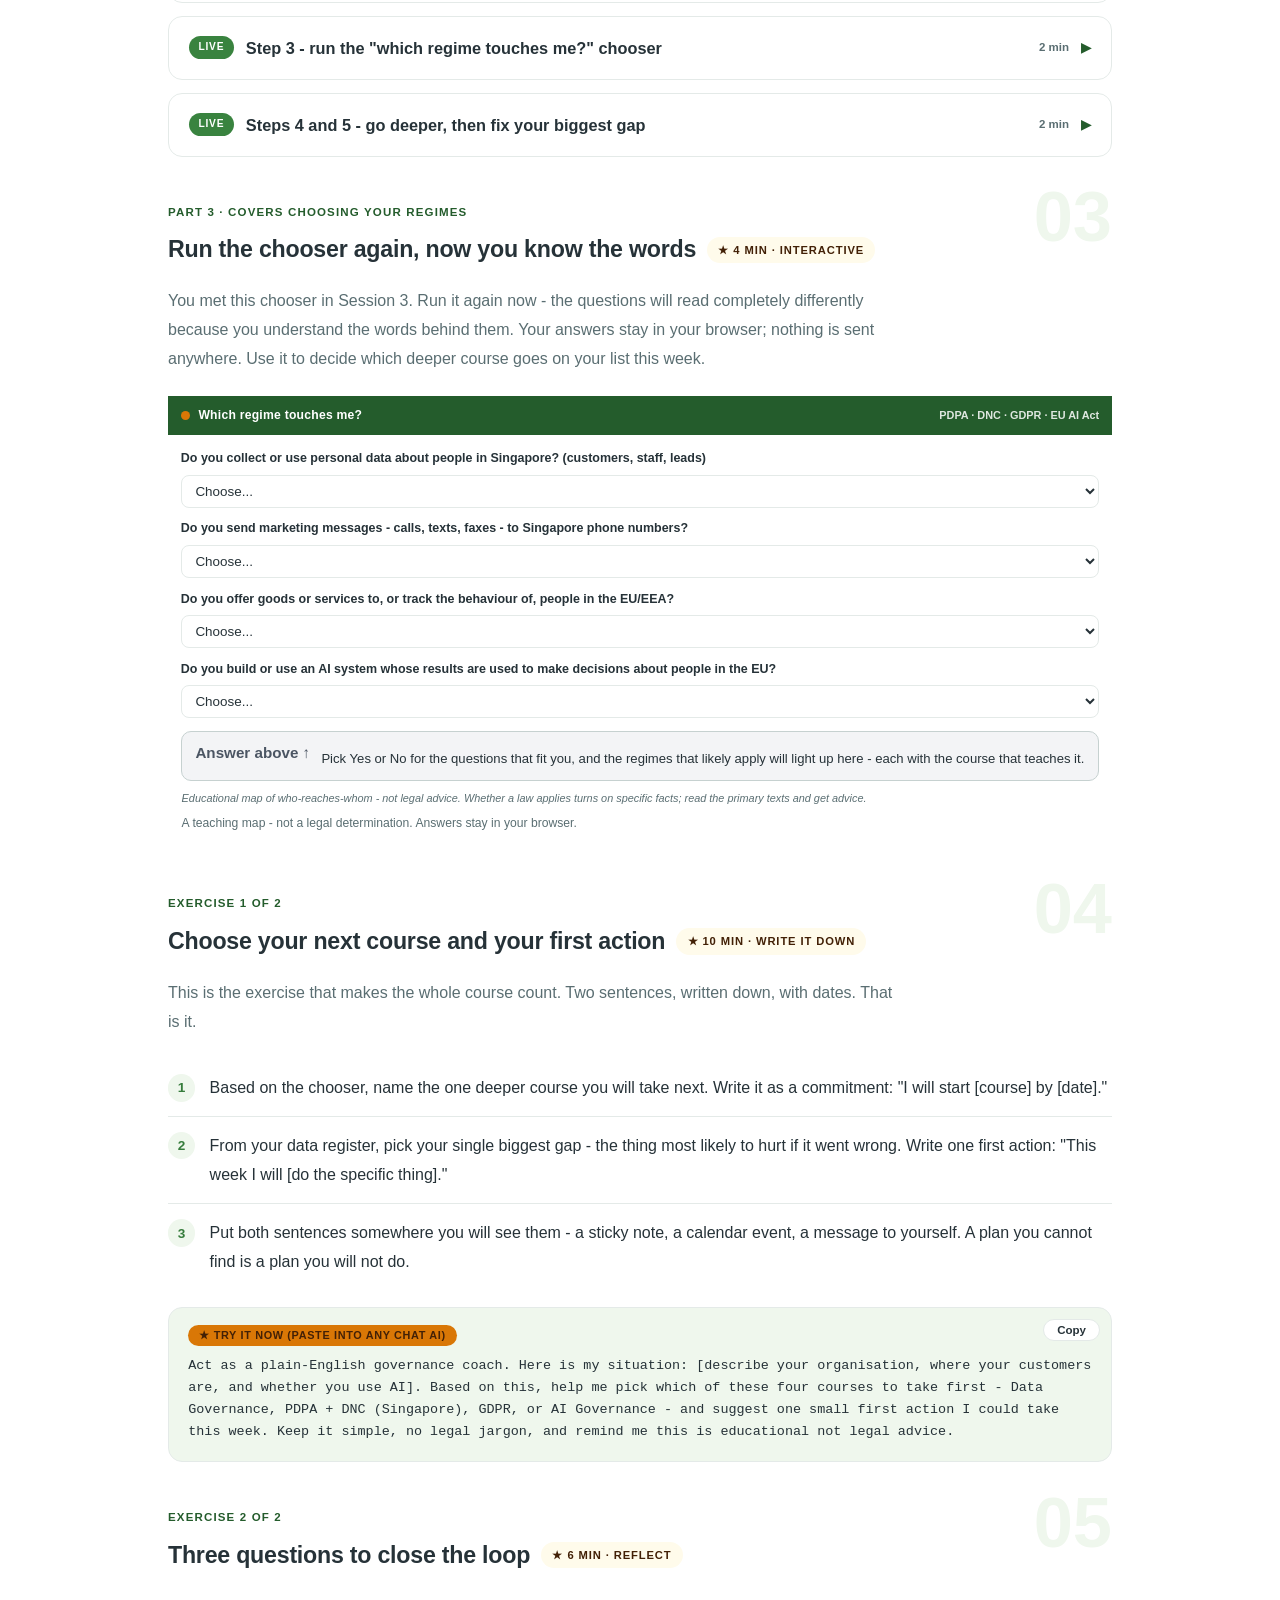
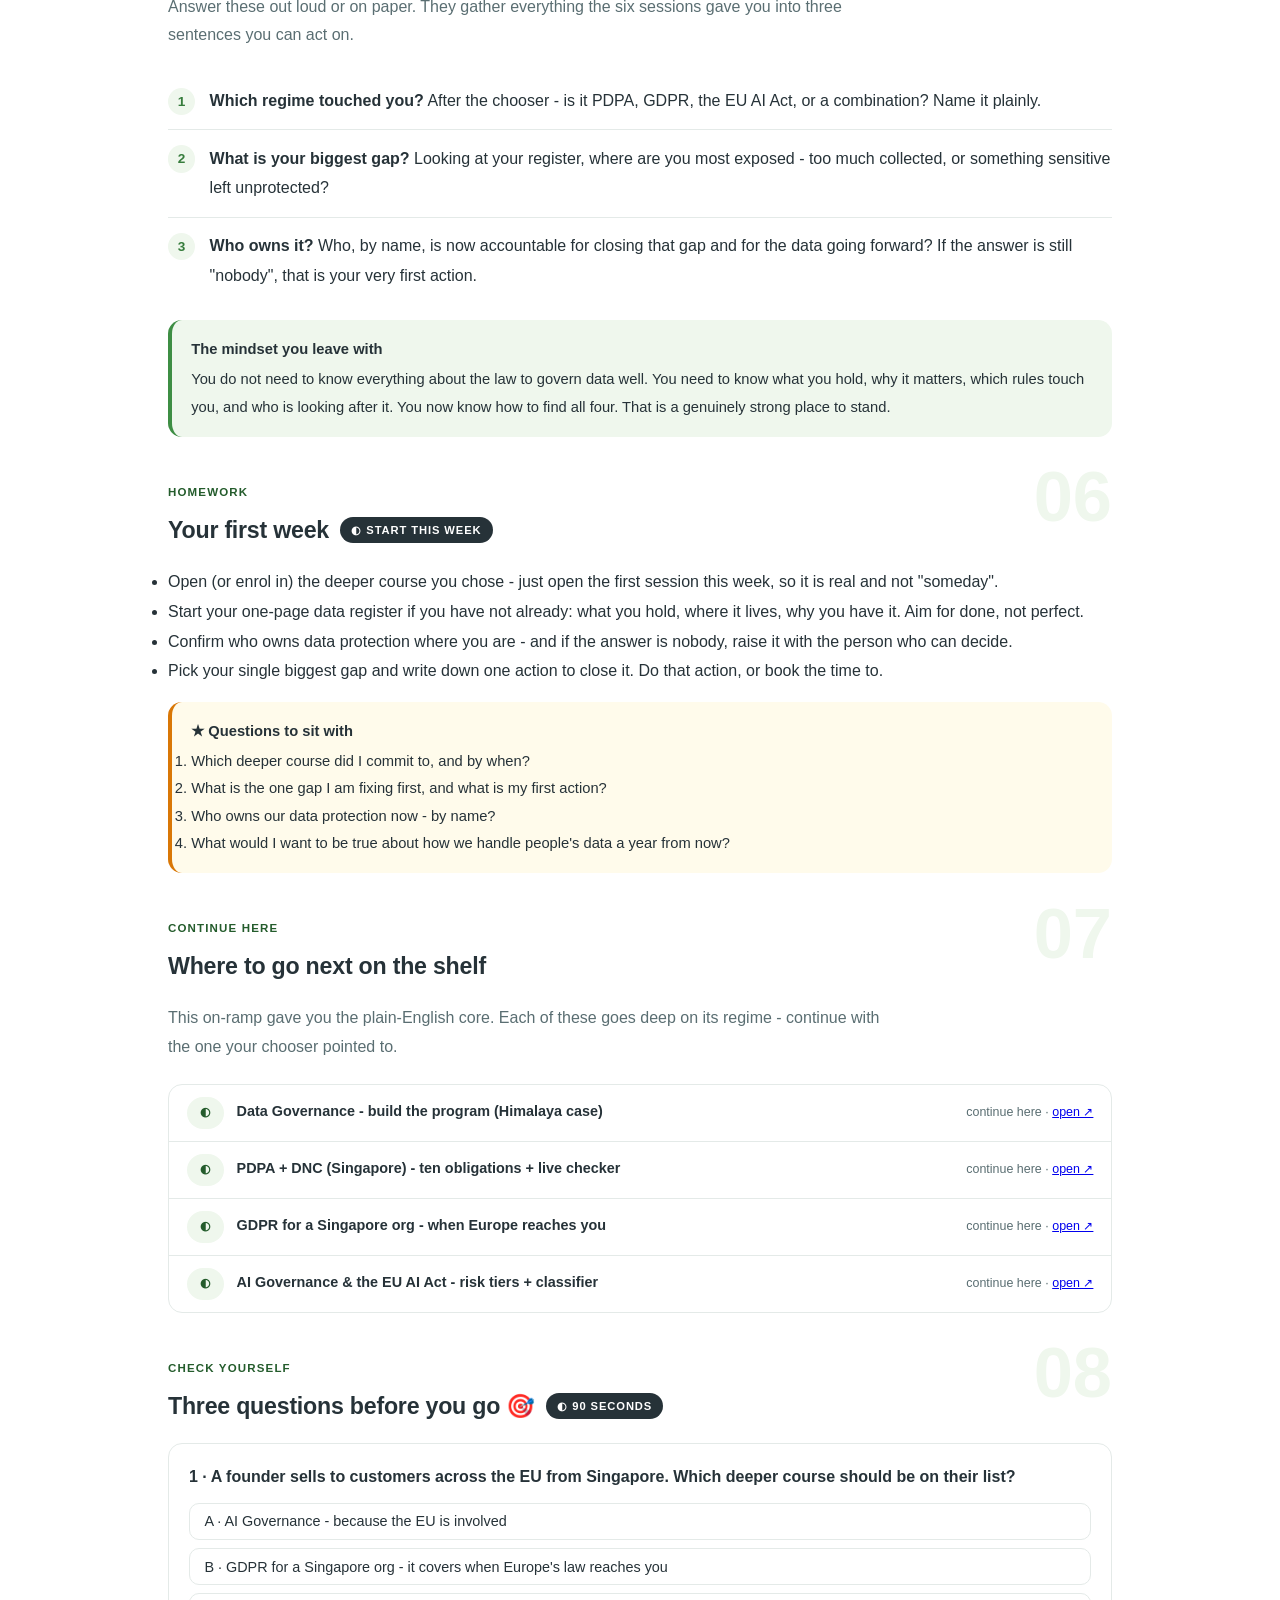
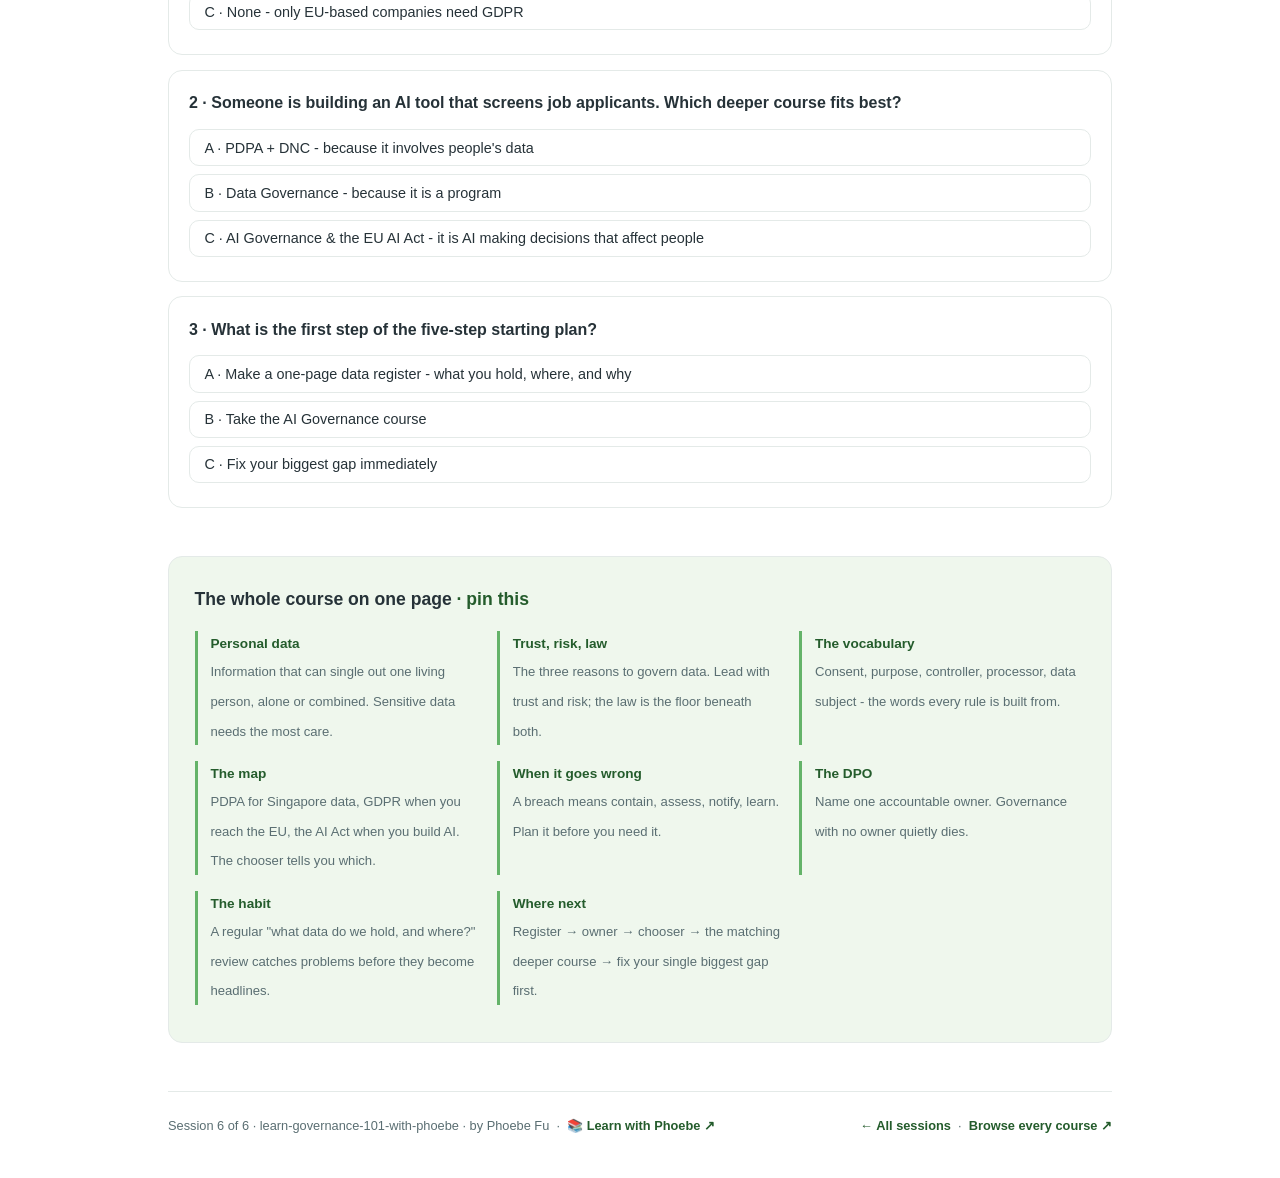
<file: courses/a6-next-steps.html>
<!DOCTYPE html>
<html lang="en">
<head>
<meta charset="UTF-8">
<meta name="viewport" content="width=device-width, initial-scale=1.0">
<!-- social:start -->
<meta name="description" content="Five sessions ago, governance was a wall of acronyms. Now it is a mental model: personal data is information that points to a person, you govern it for trust, risk, and law, and a handful...">
<meta property="og:type" content="article">
<meta property="og:site_name" content="Learn with Phoebe">
<meta property="og:title" content="Your next steps, and where you go from here - learn governance 101 with phoebe">
<meta property="og:description" content="Five sessions ago, governance was a wall of acronyms. Now it is a mental model: personal data is information that points to a person, you govern it for trust, risk, and law, and a handful...">
<meta property="og:url" content="https://phoebefu6.github.io/learn-governance-101-with-phoebe/courses/a6-next-steps.html">
<meta property="og:image" content="https://phoebefu6.github.io/learn-governance-101-with-phoebe/assets/og-cover.png">
<meta property="og:image:width" content="1200">
<meta property="og:image:height" content="630">
<meta name="twitter:card" content="summary_large_image">
<meta name="twitter:title" content="Your next steps, and where you go from here - learn governance 101 with phoebe">
<meta name="twitter:description" content="Five sessions ago, governance was a wall of acronyms. Now it is a mental model: personal data is information that points to a person, you govern it for trust, risk, and law, and a handful...">
<meta name="twitter:image" content="https://phoebefu6.github.io/learn-governance-101-with-phoebe/assets/og-cover.png">
<!-- social:end -->
<title>Session 6 · Your next steps - learn governance 101 with phoebe</title>
<link rel="stylesheet" href="../assets/style.css?v=32">
</head>
<body>

<div class="toolbar">
  <div class="wrap">
    <span class="crumb"><a href="../index.html">learn-governance-101-with-phoebe</a> / Session 6 of 6</span>
    <button class="btn" id="toggle-all" type="button">Expand all</button>
    <button class="btn primary" id="zoom-toggle" type="button">Projector zoom: off</button>
  </div>
</div>

<header class="masthead">
  <div class="wrap">
    <div class="eyebrow">Data &amp; AI Governance, from scratch · Session 6 of 6</div>
    <h1>Your next steps, <span class="accent">and where you go from here</span></h1>
    <p class="sub">You made it to the end of the on-ramp. You now have the words - personal data, consent, purpose, controller, processor, breach, DPO - and the map of which laws touch which situations. This last session does one thing: it turns all of that into a plan you can start this week, and it points you at the four deeper courses so you know exactly which door to walk through next. No new theory. Just a runway.</p>
    <div class="chip-row">
      <span class="chip level">🟠 On-ramp · deciding what is next</span>
      <span class="chip audience">New to governance: managers · founders · new DPOs</span>
      <span class="chip audience">Plain English</span>
      <span class="chip time">45 min</span>
    </div>
    <div class="agenda">
      <span class="a1" style="flex:1">0-3 · Welcome</span>
      <span class="a2" style="flex:4">3-22 · The shelf + your plan</span>
      <span class="a3" style="flex:4">22-40 · Choose + commit</span>
      <span class="a4" style="flex:1">40-45 · Send-off</span>
    </div>
  </div>
</header>

<main class="wrap">

  <section class="section" id="intro">
    <div class="section-kicker"><span class="klabel">Part 0</span><h2>You have the words and the map - now the plan</h2></div>
    <p class="lede">Five sessions ago, governance was a wall of acronyms. Now it is a mental model: personal data is information that points to a person, you govern it for trust, risk, and law, and a handful of regimes set the rules depending on who you serve and what you build. That is genuinely most of the battle. What is left is not more theory - it is deciding where to go deeper and taking the first small action. This session hands you both: a shelf of four deeper courses, and a five-step starting plan you can begin before the week is out.</p>
    <div class="callout tip"><strong>Read this first</strong> This whole course has been educational, not legal advice. The deeper courses go further into the actual obligations, but for a real program you will still want to check specifics against the official sources and, where it matters, a professional. Think of yourself as now able to ask the right questions - not to have every final answer.</div>
    <div class="legend">
      <span class="pill solid">Live - covered this session</span>
      <span class="pill light">Self-study - read after</span>
      <span class="pill peach">★ Try it now prompt</span>
      <span class="pill inkpill">Sources at the end</span>
    </div>
    <div class="callout win"><strong>★ What you walk out with today</strong> A clear picture of the four deeper courses and who each is for, a five-step starting plan you can begin this week, a re-run of the regime chooser now that you know the words, and one concrete first action written down with your name on it.</div>
  </section>

  <section class="section" id="shelf">
    <div class="section-kicker"><span class="klabel">Part 1 · covers where you go next</span><h2>The governance shelf, and where you go next <span class="tag concept">10 min live</span></h2></div>
    <p class="lede">Governance 101 was the ground floor. Above it sit four deeper courses, and you do not take all of them - you take the one that matches your situation. The picture below shows the branching: everyone starts here, then follows the path their answers point to. Most people take one or two. A DPO building a real program might take three.</p>

    <figure class="zoomable">
      <svg viewBox="0 0 880 340" xmlns="http://www.w3.org/2000/svg" role="img" aria-label="Governance 101 sits at the base; four deeper courses branch from it by need - PDPA, GDPR, AI Act, and Data Governance">
        <style>
          .shelf1T { font: 700 14px Inter, sans-serif; fill: #FFFFFF; }
          .shelf1W { font: 400 11.5px Inter, sans-serif; fill: #E8F3E6; }
          .shelf1I { font: 700 13px Inter, sans-serif; fill: #263238; }
          .shelf1S { font: 400 11.5px Inter, sans-serif; fill: #5A6E72; }
          .shelf1N { font: 600 13px Inter, sans-serif; fill: #422006; }
        </style>
        <defs>
          <marker id="arrSh" markerWidth="9" markerHeight="9" refX="7" refY="4.5" orient="auto"><path d="M0 0 L9 4.5 L0 9 z" fill="#C6D1D0"/></marker>
        </defs>
        <rect x="290" y="30" width="300" height="52" rx="12" fill="#245C2C"/>
        <text class="shelf1T" x="440" y="52" text-anchor="middle">Governance 101 - you are here</text>
        <text class="shelf1W" x="440" y="70" text-anchor="middle">the words + the map, done</text>
        <path d="M440 82 L440 108" stroke="#C6D1D0" stroke-width="2" marker-end="url(#arrSh)"/>
        <text class="shelf1S" x="440" y="126" text-anchor="middle">branch by what touches you</text>
        <path d="M440 132 L120 150" stroke="#C6D1D0" stroke-width="2" marker-end="url(#arrSh)"/>
        <path d="M440 132 L370 150" stroke="#C6D1D0" stroke-width="2" marker-end="url(#arrSh)"/>
        <path d="M440 132 L620 150" stroke="#C6D1D0" stroke-width="2" marker-end="url(#arrSh)"/>
        <path d="M440 132 L800 150" stroke="#C6D1D0" stroke-width="2" marker-end="url(#arrSh)"/>
        <rect x="30" y="160" width="190" height="66" rx="10" fill="#3E8E44"/>
        <text class="shelf1T" x="46" y="186">PDPA + DNC</text>
        <text class="shelf1W" x="46" y="205">Singapore data</text>
        <text class="shelf1W" x="46" y="220">+ marketing</text>
        <rect x="290" y="160" width="190" height="66" rx="10" fill="#3E8E44"/>
        <text class="shelf1T" x="306" y="186">GDPR</text>
        <text class="shelf1W" x="306" y="205">you serve people</text>
        <text class="shelf1W" x="306" y="220">in the EU</text>
        <rect x="540" y="160" width="190" height="66" rx="10" fill="#64B369"/>
        <text class="shelf1T" x="556" y="186">AI Governance</text>
        <text class="shelf1W" x="556" y="205">you build or</text>
        <text class="shelf1W" x="556" y="220">deploy AI</text>
        <rect x="700" y="250" width="150" height="60" rx="10" fill="#A6D9A6"/>
        <text class="shelf1I" x="716" y="274">Data Governance</text>
        <text class="shelf1S" x="716" y="292">build the whole</text>
        <text class="shelf1S" x="716" y="305">program</text>
        <path d="M800 226 L780 250" stroke="#C6D1D0" stroke-width="2" marker-end="url(#arrSh)"/>
        <rect x="30" y="256" width="14" height="14" rx="3" fill="#D97706"/>
        <text class="shelf1N" x="54" y="268">Pick by need, not by list. One course well-taken beats four half-skimmed.</text>
        <text class="shelf1S" x="54" y="292">Data Governance is the "build the program" course - the natural home base once you know your regimes.</text>
      </svg>
      <figcaption>🔍 Click to zoom - Governance 101 branching into the four deeper courses</figcaption>
    </figure>

    <details class="card" open>
      <summary><span class="mode live">Live</span>Data Governance - build the actual program<span class="mini">3 min</span><span class="caret">▶</span></summary>
      <div class="body">
        <p><strong>What it adds:</strong> this is the "how do we actually run governance" course. It goes deep on PDPA-first governance and comes in two tracks - a DPO track for the person who owns it, and an exec track for the leaders who fund and back it - built around the Himalaya case study so you see a real program take shape.</p>
        <p><strong>Who should take it:</strong> anyone whose job is now to stand up or improve a governance program, not just understand it. If you finished 101 thinking "okay, but what do we build?", this is your answer.</p>
        <p><a href="https://phoebefu6.github.io/learn-data-governance-with-phoebe/">Open Data Governance ↗</a> <span class="mini">core</span></p>
      </div>
    </details>

    <details class="card">
      <summary><span class="mode live">Live</span>PDPA + DNC (Singapore) - the local rulebook<span class="mini">3 min</span><span class="caret">▶</span></summary>
      <div class="body">
        <p><strong>What it adds:</strong> the ten PDPA obligations spelled out, how consent really works, the Do Not Call registers for marketing, and what to do when a breach happens - with a live compliance checker and the Marina Retail case so the rules stop being abstract.</p>
        <p><strong>Who should take it:</strong> anyone who handles personal data in Singapore or does any marketing here. For most Singapore organisations, this is the most directly useful next course.</p>
        <p><a href="https://phoebefu6.github.io/learn-pdpa-dnc-with-phoebe/">Open PDPA + DNC ↗</a> <span class="mini">core</span></p>
      </div>
    </details>

    <details class="card">
      <summary><span class="mode live">Live</span>GDPR for a Singapore org - when Europe reaches you<span class="mini">2 min</span><span class="caret">▶</span></summary>
      <div class="body">
        <p><strong>What it adds:</strong> when the GDPR actually reaches a company based outside the EU, the lawful bases for using data, the data-subject rights, the 72-hour breach rule, and how cross-border transfers work - all mapped back to the PDPA so you see where the two overlap and where they differ, through the Lumina case.</p>
        <p><strong>Who should take it:</strong> anyone who serves, sells to, or monitors people in the EU - even from Singapore. If your customers or website visitors include Europeans, this is not optional reading.</p>
        <p><a href="https://phoebefu6.github.io/learn-gdpr-with-phoebe/">Open GDPR for a Singapore org ↗</a> <span class="mini">core</span></p>
      </div>
    </details>

    <details class="card">
      <summary><span class="mode live">Live</span>AI Governance &amp; the EU AI Act - when you build with AI<span class="mini">2 min</span><span class="caret">▶</span></summary>
      <div class="body">
        <p><strong>What it adds:</strong> the EU AI Act's risk tiers, the obligations and penalties that come with each, plus the NIST AI Risk Management Framework and ISO 42001 so you have the full governance picture for AI - with a live risk-tier classifier and the Vantage case to test scenarios against.</p>
        <p><strong>Who should take it:</strong> anyone building or deploying AI that affects people - hiring tools, scoring, recommendations, anything that makes or shapes decisions about humans. This is the advanced door, best taken after you are comfortable with the data courses.</p>
        <p><a href="https://phoebefu6.github.io/learn-ai-governance-with-phoebe/">Open AI Governance ↗</a> <span class="mini">then - advanced</span></p>
      </div>
    </details>

    <details class="card">
      <summary><span class="mode self">Self-study</span>The whole shelf in one place<span class="mini">1 min read</span><span class="caret">▶</span></summary>
      <div class="body">
        <p>All of these live on one hub alongside every other course, so you can browse, bookmark, and come back as your needs change. A good rhythm: take one deeper course now, apply it, then return for the next when a new situation appears - a new market, a new AI feature, a new role.</p>
        <p><a href="https://phoebefu6.github.io/learn-with-phoebe/">Browse the hub - all courses ↗</a></p>
      </div>
    </details>
  </section>

  <section class="section" id="plan">
    <div class="section-kicker"><span class="klabel">Part 2 · covers your starting plan</span><h2>Your five-step starting plan <span class="tag concept">8 min live</span></h2></div>
    <p class="lede">You do not need a big project to begin. You need five small, ordered steps - each one takes an afternoon at most, and each one makes the next easier. Do them in order. By the end you will have a real map of your data, a person who owns it, and a clear first fix underway.</p>

    <figure class="zoomable">
      <svg viewBox="0 0 880 210" xmlns="http://www.w3.org/2000/svg" role="img" aria-label="A five-step starting plan: register, then owner, then chooser, then a deeper course, then fix your biggest gap">
        <style>
          .plan1T { font: 700 13px Inter, sans-serif; fill: #FFFFFF; }
          .plan1W { font: 400 10.5px Inter, sans-serif; fill: #E8F3E6; }
          .plan1N { font: 600 13px Inter, sans-serif; fill: #422006; }
          .plan1Num { font: 800 22px Inter, sans-serif; fill: #FFFFFF; opacity: 0.55; }
        </style>
        <defs>
          <marker id="arrPl" markerWidth="9" markerHeight="9" refX="7" refY="4.5" orient="auto"><path d="M0 0 L9 4.5 L0 9 z" fill="#C6D1D0"/></marker>
        </defs>
        <rect x="24" y="40" width="150" height="74" rx="10" fill="#245C2C"/>
        <text class="plan1Num" x="40" y="66">1</text>
        <text class="plan1T" x="40" y="88">Register</text>
        <text class="plan1W" x="40" y="105">one page: what,</text>
        <path d="M176 77 L196 77" stroke="#C6D1D0" stroke-width="2" marker-end="url(#arrPl)"/>
        <rect x="200" y="40" width="150" height="74" rx="10" fill="#3E8E44"/>
        <text class="plan1Num" x="216" y="66">2</text>
        <text class="plan1T" x="216" y="88">Owner</text>
        <text class="plan1W" x="216" y="105">name a DPO</text>
        <path d="M352 77 L372 77" stroke="#C6D1D0" stroke-width="2" marker-end="url(#arrPl)"/>
        <rect x="376" y="40" width="150" height="74" rx="10" fill="#3E8E44"/>
        <text class="plan1Num" x="392" y="66">3</text>
        <text class="plan1T" x="392" y="88">Chooser</text>
        <text class="plan1W" x="392" y="105">which regimes?</text>
        <path d="M528 77 L548 77" stroke="#C6D1D0" stroke-width="2" marker-end="url(#arrPl)"/>
        <rect x="552" y="40" width="150" height="74" rx="10" fill="#64B369"/>
        <text class="plan1Num" x="568" y="66">4</text>
        <text class="plan1T" x="568" y="88">Deeper course</text>
        <text class="plan1W" x="568" y="105">the matching one</text>
        <path d="M704 77 L724 77" stroke="#C6D1D0" stroke-width="2" marker-end="url(#arrPl)"/>
        <rect x="728" y="40" width="128" height="74" rx="10" fill="#64B369"/>
        <text class="plan1Num" x="744" y="66">5</text>
        <text class="plan1T" x="744" y="88">Fix the gap</text>
        <text class="plan1W" x="744" y="105">biggest one first</text>
        <rect x="24" y="150" width="14" height="14" rx="3" fill="#D97706"/>
        <text class="plan1N" x="48" y="162">Order matters: you cannot fix a gap you have not mapped, or choose a regime without knowing your data.</text>
      </svg>
      <figcaption>🔍 Click to zoom - the five-step starting plan</figcaption>
    </figure>

    <details class="card">
      <summary><span class="mode live">Live</span>Step 1 - make a one-page data register<span class="mini">2 min</span><span class="caret">▶</span></summary>
      <div class="body">
        <p>Before anything else, write down what you hold. One page, three columns: <strong>what</strong> (the kind of data - email list, HR records, CCTV), <strong>where</strong> (which system or drive it lives in), and <strong>why</strong> (the reason you have it). You built the start of this in Session 1. This single page is the foundation every deeper course assumes you have.</p>
        <div class="callout example"><span class="ex-pill">Real world</span><p><strong>The register that took 40 minutes.</strong> A small clinic thought a data register meant a big software project. Instead the office manager listed nine things on one sheet in under an hour - and immediately spotted two old spreadsheets nobody remembered, full of patient contact details, sitting on a personal laptop. The register did not just document the problem; finding it was the first fix.</p></div>
      </div>
    </details>

    <details class="card">
      <summary><span class="mode live">Live</span>Step 2 - name a DPO or an owner<span class="mini">2 min</span><span class="caret">▶</span></summary>
      <div class="body">
        <p>Governance with no owner quietly dies. Name one person who is accountable - a DPO if your situation calls for one, or simply "the person who looks after data here" for a small team. It does not have to be a lawyer or a full-time role to start. It has to be a real name, so that when a question or a problem appears, everyone knows who picks it up. Session 5 covered what this role actually does.</p>
      </div>
    </details>

    <details class="card">
      <summary><span class="mode live">Live</span>Step 3 - run the "which regime touches me?" chooser<span class="mini">2 min</span><span class="caret">▶</span></summary>
      <div class="body">
        <p>Now that you know what data you hold and who serves whom, run the chooser (it is right below, in Part 3). It asks a few plain questions - do you handle Singapore personal data, do you serve people in the EU, do you build AI that affects people - and points you at the regimes that apply. This tells you which deeper course to take, so you are not guessing.</p>
      </div>
    </details>

    <details class="card">
      <summary><span class="mode live">Live</span>Steps 4 and 5 - go deeper, then fix your biggest gap<span class="mini">2 min</span><span class="caret">▶</span></summary>
      <div class="body">
        <p><strong>Step 4:</strong> take the deeper course the chooser pointed you to. Reading it while you have a real data register in hand makes it land far harder than theory alone.</p>
        <p><strong>Step 5:</strong> fix your single biggest gap first - do not try to fix everything. For most beginners the biggest gap is one of two things: <strong>collecting more than you need</strong> (stop asking for it), or <strong>a sensitive dataset with no protection</strong> (lock it down). Pick the one that would hurt most if it went wrong, and start there.</p>
        <div class="callout tip"><strong>One gap, done, beats ten gaps noted</strong> A finished small fix builds momentum and trust. A long list of unfixed problems just builds dread. Close one, then choose the next.</div>
      </div>
    </details>
  </section>

  <section class="section" id="chooser">
    <div class="section-kicker"><span class="klabel">Part 3 · covers choosing your regimes</span><h2>Run the chooser again, now you know the words <span class="tag demo">★ 4 min · interactive</span></h2></div>
    <p class="lede">You met this chooser in Session 3. Run it again now - the questions will read completely differently because you understand the words behind them. Your answers stay in your browser; nothing is sent anywhere. Use it to decide which deeper course goes on your list this week.</p>
    <div class="regimebox" data-caption="A teaching map - not a legal determination. Answers stay in your browser."></div>
  </section>

  <section class="section" id="exercise-1">
    <div class="section-kicker"><span class="klabel">Exercise 1 of 2</span><h2>Choose your next course and your first action <span class="tag demo">★ 10 min · write it down</span></h2></div>
    <p class="lede">This is the exercise that makes the whole course count. Two sentences, written down, with dates. That is it.</p>
    <div class="steps">
      <div class="step"><p>Based on the chooser, name the one deeper course you will take next. Write it as a commitment: "I will start [course] by [date]."</p></div>
      <div class="step"><p>From your data register, pick your single biggest gap - the thing most likely to hurt if it went wrong. Write one first action: "This week I will [do the specific thing]."</p></div>
      <div class="step"><p>Put both sentences somewhere you will see them - a sticky note, a calendar event, a message to yourself. A plan you cannot find is a plan you will not do.</p></div>
    </div>
    <div class="prompt-box good"><span class="label">★ Try it now (paste into any chat AI)</span>Act as a plain-English governance coach. Here is my situation: [describe your organisation, where your customers are, and whether you use AI]. Based on this, help me pick which of these four courses to take first - Data Governance, PDPA + DNC (Singapore), GDPR, or AI Governance - and suggest one small first action I could take this week. Keep it simple, no legal jargon, and remind me this is educational not legal advice.</div>
  </section>

  <section class="section" id="exercise-2">
    <div class="section-kicker"><span class="klabel">Exercise 2 of 2</span><h2>Three questions to close the loop <span class="tag demo">★ 6 min · reflect</span></h2></div>
    <p class="lede">Answer these out loud or on paper. They gather everything the six sessions gave you into three sentences you can act on.</p>
    <div class="steps">
      <div class="step"><p><strong>Which regime touched you?</strong> After the chooser - is it PDPA, GDPR, the EU AI Act, or a combination? Name it plainly.</p></div>
      <div class="step"><p><strong>What is your biggest gap?</strong> Looking at your register, where are you most exposed - too much collected, or something sensitive left unprotected?</p></div>
      <div class="step"><p><strong>Who owns it?</strong> Who, by name, is now accountable for closing that gap and for the data going forward? If the answer is still "nobody", that is your very first action.</p></div>
    </div>
    <div class="callout tip"><strong>The mindset you leave with</strong> You do not need to know everything about the law to govern data well. You need to know what you hold, why it matters, which rules touch you, and who is looking after it. You now know how to find all four. That is a genuinely strong place to stand.</div>
  </section>

  <section class="section" id="homework">
    <div class="section-kicker"><span class="klabel">Homework</span><h2>Your first week <span class="tag exercise">◐ start this week</span></h2></div>
    <ul>
      <li>Open (or enrol in) the deeper course you chose - just open the first session this week, so it is real and not "someday".</li>
      <li>Start your one-page data register if you have not already: what you hold, where it lives, why you have it. Aim for done, not perfect.</li>
      <li>Confirm who owns data protection where you are - and if the answer is nobody, raise it with the person who can decide.</li>
      <li>Pick your single biggest gap and write down one action to close it. Do that action, or book the time to.</li>
    </ul>
    <div class="callout win"><strong>★ Questions to sit with</strong>
      <ol>
        <li>Which deeper course did I commit to, and by when?</li>
        <li>What is the one gap I am fixing first, and what is my first action?</li>
        <li>Who owns our data protection now - by name?</li>
        <li>What would I want to be true about how we handle people's data a year from now?</li>
      </ol>
    </div>
  </section>

  <section class="section" id="official">
    <div class="section-kicker"><span class="klabel">Continue here</span><h2>Where to go next on the shelf</h2></div>
    <p class="lede">This on-ramp gave you the plain-English core. Each of these goes deep on its regime - continue with the one your chooser pointed to.</p>
    <div class="covered">
      <div class="covered-row"><span class="status pill light">◐</span><span class="name">Data Governance - build the program (Himalaya case)</span><span class="note">continue here · <a href="https://phoebefu6.github.io/learn-data-governance-with-phoebe/">open ↗</a></span></div>
      <div class="covered-row"><span class="status pill light">◐</span><span class="name">PDPA + DNC (Singapore) - ten obligations + live checker</span><span class="note">continue here · <a href="https://phoebefu6.github.io/learn-pdpa-dnc-with-phoebe/">open ↗</a></span></div>
      <div class="covered-row"><span class="status pill light">◐</span><span class="name">GDPR for a Singapore org - when Europe reaches you</span><span class="note">continue here · <a href="https://phoebefu6.github.io/learn-gdpr-with-phoebe/">open ↗</a></span></div>
      <div class="covered-row"><span class="status pill light">◐</span><span class="name">AI Governance &amp; the EU AI Act - risk tiers + classifier</span><span class="note">continue here · <a href="https://phoebefu6.github.io/learn-ai-governance-with-phoebe/">open ↗</a></span></div>
    </div>
  </section>

  <section class="section" id="quiz">
    <div class="section-kicker"><span class="klabel">Check yourself</span><h2>Three questions before you go 🎯 <span class="tag exercise">◐ 90 seconds</span></h2></div>
    <div class="quiz-q" data-answer="1">
      <p class="qtext">1 · A founder sells to customers across the EU from Singapore. Which deeper course should be on their list?</p>
      <button class="qopt" type="button">A · AI Governance - because the EU is involved</button>
      <button class="qopt" type="button">B · GDPR for a Singapore org - it covers when Europe's law reaches you</button>
      <button class="qopt" type="button">C · None - only EU-based companies need GDPR</button>
      <p class="qwhy">Serving people in the EU can pull the GDPR onto a company based anywhere, including Singapore. That course covers exactly when and what to do about it.</p>
    </div>
    <div class="quiz-q" data-answer="2">
      <p class="qtext">2 · Someone is building an AI tool that screens job applicants. Which deeper course fits best?</p>
      <button class="qopt" type="button">A · PDPA + DNC - because it involves people's data</button>
      <button class="qopt" type="button">B · Data Governance - because it is a program</button>
      <button class="qopt" type="button">C · AI Governance &amp; the EU AI Act - it is AI making decisions that affect people</button>
      <p class="qwhy">An AI system that affects people - like hiring - is squarely what the AI Governance course is for: risk tiers, obligations, and the frameworks around them.</p>
    </div>
    <div class="quiz-q" data-answer="0">
      <p class="qtext">3 · What is the first step of the five-step starting plan?</p>
      <button class="qopt" type="button">A · Make a one-page data register - what you hold, where, and why</button>
      <button class="qopt" type="button">B · Take the AI Governance course</button>
      <button class="qopt" type="button">C · Fix your biggest gap immediately</button>
      <p class="qwhy">You start by mapping what you hold. You cannot choose regimes or fix gaps you have not written down first - the register comes before everything else.</p>
    </div>
    <p class="quiz-score"></p>
  </section>

  <section class="cheat" id="cheatsheet">
    <h3>The whole course on one page <span>· pin this</span></h3>
    <div class="grid-2">
      <div class="cheat-item"><b>Personal data</b><span>Information that can single out one living person, alone or combined. Sensitive data needs the most care.</span></div>
      <div class="cheat-item"><b>Trust, risk, law</b><span>The three reasons to govern data. Lead with trust and risk; the law is the floor beneath both.</span></div>
      <div class="cheat-item"><b>The vocabulary</b><span>Consent, purpose, controller, processor, data subject - the words every rule is built from.</span></div>
      <div class="cheat-item"><b>The map</b><span>PDPA for Singapore data, GDPR when you reach the EU, the AI Act when you build AI. The chooser tells you which.</span></div>
      <div class="cheat-item"><b>When it goes wrong</b><span>A breach means contain, assess, notify, learn. Plan it before you need it.</span></div>
      <div class="cheat-item"><b>The DPO</b><span>Name one accountable owner. Governance with no owner quietly dies.</span></div>
      <div class="cheat-item"><b>The habit</b><span>A regular "what data do we hold, and where?" review catches problems before they become headlines.</span></div>
      <div class="cheat-item"><b>Where next</b><span>Register → owner → chooser → the matching deeper course → fix your single biggest gap first.</span></div>
    </div>
  </section>

  <footer class="pagefoot">
    <span>Session 6 of 6 · learn-governance-101-with-phoebe · by Phoebe Fu &nbsp;·&nbsp; 📚 <a href="https://phoebefu6.github.io/learn-with-phoebe/">Learn with Phoebe ↗</a></span>
    <span><a href="../index.html">← All sessions</a> &nbsp;·&nbsp; <a href="https://phoebefu6.github.io/learn-with-phoebe/">Browse every course ↗</a></span>
  </footer>

</main>

<script src="../assets/regime-chooser.js?v=6"></script>
<script src="../assets/app.js?v=31"></script>
</body>
</html>
</file>
<file: assets/style.css>
/* learn-claude-with-phoebe - editorial bold design system
   Accent: indigo #3E8E44 · Ink: #263238 · Flagship: amber #D97706 */

:root {
  --indigo-solid: #39833F;
  --indigo-text: #367C3C;
  --indigo: #3E8E44;
  --indigo-deep: #245C2C;
  --indigo-mid: #64B369;
  --indigo-soft: #A6D9A6;
  --indigo-50: #EFF7ED;
  --ink: #263238;
  --muted: #5A6E72;
  --faint: #C6D1D0;
  --hairline: #E4EAE8;
  --amber: #D97706;
  --amber-ink: #422006;
  --amber-50: #FFFBEB;
  --paper: #FFFFFF;
  --code-bg: #EFF7ED;
  --code-ink: #263238;
  --radius: 14px;
}

* { margin: 0; padding: 0; box-sizing: border-box; }

html { font-size: 16px; scroll-behavior: smooth; }
html.zoom-125 { font-size: 20px; }
html.zoom-150 { font-size: 24px; }

body {
  font-family: "Inter", -apple-system, BlinkMacSystemFont, "Segoe UI", Roboto, sans-serif;
  background: var(--paper);
  color: var(--ink);
  line-height: 1.85;
  font-feature-settings: "tnum";
}

.wrap { max-width: 62rem; margin: 0 auto; padding: 0 1.5rem; }

/* ---------- header band ---------- */
.masthead {
  background: var(--indigo-solid);
  color: #fff;
  padding: 2.5rem 0 2.25rem;
}
.masthead .eyebrow {
  font-size: .75rem;
  letter-spacing: .18em;
  text-transform: uppercase;
  opacity: 1;
  font-weight: 600;
}
.masthead h1 {
  font-size: 2.1rem;
  line-height: 1.15;
  font-weight: 800;
  margin: .5rem 0 .75rem;
  letter-spacing: -.02em;
}
.masthead h1 .accent { color: inherit; }
.masthead .sub { font-size: 1.05rem; opacity: 1; max-width: 44rem; }

.chip-row { display: flex; flex-wrap: wrap; gap: .5rem; margin-top: 1.1rem; }
.chip {
  display: inline-flex;
  align-items: center;
  gap: .35rem;
  border-radius: 999px;
  padding: .25rem .8rem;
  font-size: .78rem;
  font-weight: 600;
  white-space: nowrap;
}
.chip.level { background: #fff; color: var(--indigo-text); }
.chip.audience { background: rgba(255,255,255,.08); color: #fff; border: 1px solid rgba(255,255,255,.35); }
.chip.time { background: var(--ink); color: #fff; font-variant-numeric: tabular-nums; }

/* ---------- agenda bar ---------- */
.agenda {
  display: flex;
  border-radius: 999px;
  overflow: hidden;
  margin: 1.4rem 0 0;
  font-size: .72rem;
  font-weight: 600;
  text-align: center;
  color: #fff;
}
.agenda span { padding: .45rem .3rem; white-space: nowrap; overflow: hidden; text-overflow: ellipsis; }
.agenda .a1 { background: var(--indigo-deep); }
.agenda .a2 { background: var(--indigo-mid); color: var(--ink); }
.agenda .a3 { background: var(--amber); color: var(--amber-ink); }
.agenda .a4 { background: var(--indigo-soft); color: var(--ink); }

/* ---------- toolbar ---------- */
.toolbar {
  position: sticky;
  top: 0;
  z-index: 40;
  background: rgba(255,255,255,.94);
  backdrop-filter: blur(6px);
  border-bottom: 1px solid var(--hairline);
  padding: .55rem 0;
}
.toolbar .wrap { display: flex; align-items: center; gap: .5rem; flex-wrap: nowrap; }
.toolbar .crumb { font-size: .8rem; color: var(--muted); font-weight: 600; margin-right: auto; min-width: 0; white-space: nowrap; overflow: hidden; text-overflow: ellipsis; }
.toolbar .btn { white-space: nowrap; flex: none; padding: .38rem .8rem; font-size: .78rem; line-height: 1.2; }
.toolbar .crumb a { color: var(--indigo); text-decoration: none; }
.btn {
  border: 1px solid var(--hairline);
  background: #fff;
  color: var(--ink);
  border-radius: 999px;
  padding: .35rem .9rem;
  font-size: .78rem;
  font-weight: 600;
  cursor: pointer;
  font-family: inherit;
  transition: all .15s ease;
}
.btn:hover { border-color: var(--indigo); color: var(--indigo); }
.btn.primary { background: var(--indigo-solid); border-color: var(--indigo-solid); color: #fff; }
.btn.primary:hover { background: var(--indigo-deep); }

/* ---------- sections ---------- */
main { padding: 2.5rem 0 4rem; }

.section { margin-bottom: 2.8rem; }
.section-kicker { margin-bottom: 1rem; }
.section-kicker .klabel {
  display: block;
  font-size: .72rem;
  text-transform: uppercase;
  letter-spacing: .1em;
  color: var(--indigo);
  font-weight: 700;
  margin-bottom: .35rem;
}
.section-kicker h2 {
  font-size: 1.45rem;
  font-weight: 800;
  letter-spacing: -.01em;
  display: flex;
  align-items: center;
  gap: .7rem;
  flex-wrap: wrap;
}
.section-kicker .tag {
  border-radius: 999px;
  padding: .18rem .7rem;
  font-size: .7rem;
  font-weight: 700;
  text-transform: uppercase;
  letter-spacing: .08em;
}
.tag.concept { background: var(--indigo-50); color: var(--indigo-text); }
.tag.demo { background: var(--amber-50); color: var(--amber-ink); }
.tag.exercise { background: var(--ink); color: #fff; }

.lede { color: var(--muted); max-width: 46rem; margin-bottom: 1.4rem; line-height: 1.8; }

/* live vs self-study markers on cards */
.mode {
  font-size: .64rem;
  font-weight: 700;
  text-transform: uppercase;
  letter-spacing: .07em;
  padding: .14rem .6rem;
  border-radius: 999px;
  flex: none;
}
.mode.live { background: var(--indigo-solid); color: #fff; }
.mode.self { background: #fff; color: var(--muted); border: 1px solid var(--hairline); }

/* ---------- accordions ---------- */
details.card {
  border: 1px solid var(--hairline);
  border-radius: var(--radius);
  margin-bottom: .8rem;
  overflow: hidden;
  background: #fff;
}
details.card[open] { border-color: var(--indigo-soft); box-shadow: 0 8px 28px rgba(62,142,68,.08); }
details.card summary {
  list-style: none;
  cursor: pointer;
  padding: 1rem 1.25rem;
  display: flex;
  align-items: center;
  gap: .75rem;
  font-weight: 700;
  font-size: 1.02rem;
  user-select: none;
}
details.card summary::-webkit-details-marker { display: none; }
details.card summary .dot {
  width: .6rem; height: .6rem;
  border-radius: 999px;
  background: var(--indigo);
  flex: none;
}
details.card summary .mini { margin-left: auto; font-size: .72rem; color: var(--muted); font-weight: 600; white-space: nowrap; }
details.card summary .caret { transition: transform .2s ease; color: var(--indigo); font-size: .8rem; }
details.card[open] summary .caret { transform: rotate(90deg); }
details.card .body { padding: 0 1.25rem 1.4rem; border-top: 1px solid var(--hairline); padding-top: 1.15rem; }
details.card .body p { margin-bottom: 1.05rem; max-width: 48rem; }
details.card .body p:last-child { margin-bottom: 0; }
details.card .body ul, details.card .body ol { margin: 0 0 1.1rem 1.2rem; max-width: 47rem; }
details.card .body li { margin-bottom: .65rem; }
details.card .body h4 { font-size: .95rem; font-weight: 700; margin: 1.1rem 0 .45rem; }
details.card .body h4:first-child { margin-top: 0; }

/* ---------- pills & legends ---------- */
.legend { display: flex; flex-wrap: wrap; gap: .5rem; margin: 0 0 1.2rem; }
.pill {
  display: inline-flex;
  align-items: center;
  gap: .4rem;
  border-radius: 999px;
  padding: .28rem .85rem;
  font-size: .78rem;
  font-weight: 600;
}
.pill.solid { background: var(--indigo-solid); color: #fff; }
.pill.light { background: var(--indigo-50); color: var(--indigo-text); }
.pill.inkpill { background: var(--ink); color: #fff; }
.pill.amber, .pill.peach { background: var(--amber); color: var(--amber-ink); }
.pill.bare { color: var(--muted); }

/* ---------- 4D grid ---------- */
.grid-2 { display: grid; grid-template-columns: repeat(auto-fit, minmax(15rem, 1fr)); gap: .8rem; margin: .5rem 0 1rem; }
.d-card {
  border: 1px solid var(--hairline);
  border-left: 4px solid var(--indigo);
  border-radius: 10px;
  padding: 1rem 1.1rem;
}
.d-card h4 { font-size: .95rem; margin-bottom: .3rem; }
.d-card h4 .lead-letter { color: var(--indigo); }
.d-card p { font-size: .86rem; color: var(--muted); margin: 0; }

/* ---------- tables ---------- */
table.clean { width: 100%; border-collapse: collapse; font-size: .9rem; margin: .4rem 0 1rem; }
table.clean th {
  text-align: left;
  font-size: .72rem;
  text-transform: uppercase;
  letter-spacing: .08em;
  color: var(--muted);
  padding: .5rem .6rem;
  border-bottom: 2px solid var(--ink);
}
table.clean td { padding: .7rem .6rem; border-bottom: .5px solid var(--hairline); vertical-align: top; line-height: 1.7; }
table.clean td:first-child { font-weight: 600; }

/* ---------- prompt boxes ---------- */
.prompt-box{
  position: relative;
  background: #EFF7ED;
  border: 1px solid #E4EAE8;
  color: #263238;
  border-radius: var(--radius);
  padding: 1.1rem 1.2rem;
  margin: 1rem 0 1.2rem;
  font-family: "SF Mono", ui-monospace, Menlo, Consolas, monospace;
  font-size: .84rem;
  line-height: 1.65;
  white-space: pre-wrap;
  word-break: break-word;
}
.prompt-box .label{
  position: absolute;
  top: -0.7rem;
  left: 1rem;
  background: #39833F;
  color: #FFFFFF;
  font-family: "Inter", -apple-system, sans-serif;
  font-size: .68rem;
  font-weight: 700;
  letter-spacing: .06em;
  text-transform: uppercase;
  border-radius: 999px;
  padding: .15rem .7rem;
}
.prompt-box.bad .label { background: var(--faint); color: var(--ink); }
.prompt-box.good .label { background: var(--amber); color: var(--amber-ink); }
.copy-btn{
  position: absolute;
  top: .7rem;
  right: .7rem;
  background: #FFFFFF;
  border: 1px solid #E4EAE8;
  color: #263238;
  border-radius: 999px;
  padding: .25rem .8rem;
  font-size: .72rem;
  font-weight: 600;
  cursor: pointer;
  font-family: "Inter", -apple-system, sans-serif;
  transition: background .15s ease;
}
.copy-btn:hover { background: #E4EAE8; }
.copy-btn.copied { background: var(--amber); border-color: var(--amber); color: var(--amber-ink); }

/* ---------- demo steps ---------- */
.steps { counter-reset: step; margin: .6rem 0 1rem; }
.step {
  display: grid;
  grid-template-columns: max-content minmax(0, 1fr);
  column-gap: .9rem;
  row-gap: .2rem;
  padding: .85rem 0;
  border-bottom: .5px solid var(--hairline);
}
.step > * { grid-column: 2; min-width: 0; }
.step > .prompt-box { margin: .8rem 0 .4rem; }
.step:last-child { border-bottom: none; }
.step::before {
  counter-increment: step;
  content: counter(step);
  flex: none;
  width: 1.7rem; height: 1.7rem;
  border-radius: 999px;
  background: var(--indigo-50);
  color: var(--indigo-text);
  font-weight: 700;
  font-size: .85rem;
  display: inline-flex;
  align-items: center;
  justify-content: center;
  margin-top: .1rem;
}
.step p { margin: 0; }

/* ---------- callouts ---------- */
.callout {
  border-radius: var(--radius);
  padding: 1rem 1.2rem;
  margin: 1rem 0;
  font-size: .92rem;
}
.callout.tip { background: var(--indigo-50); border-left: 4px solid var(--indigo); }
.callout.win { background: var(--amber-50); border-left: 4px solid var(--amber); }
.callout strong:first-child { display: block; margin-bottom: .2rem; }

.callout.example {
  background: #FFFFFF;
  border: 1px solid var(--hairline);
  border-left: 4px solid var(--amber);
  font-size: .9rem;
}
.callout.example .ex-pill {
  display: inline-block;
  background: var(--amber);
  color: var(--amber-ink);
  border-radius: 999px;
  padding: .15rem .7rem;
  font-size: .68rem;
  font-weight: 700;
  text-transform: uppercase;
  letter-spacing: .06em;
  margin-bottom: .5rem;
}
.callout.example p { margin: 0 0 .75rem; max-width: 47rem; }
.callout.example p:last-child { margin-bottom: 0; }
.callout.example ul { margin: 0 0 0 1.1rem; max-width: 46rem; }
.callout.example li { margin-bottom: .6rem; }
.callout.example li:last-child { margin-bottom: 0; }

/* ---------- zoomable figures ---------- */
figure.zoomable {
  border: 1px solid var(--hairline);
  border-radius: var(--radius);
  padding: 1.2rem;
  margin: 1rem 0 1.4rem;
  cursor: zoom-in;
  transition: box-shadow .15s ease;
  background: #fff;
}
figure.zoomable:hover { box-shadow: 0 8px 28px rgba(62,142,68,.12); }
figure.zoomable svg, figure.zoomable img { width: 100%; height: auto; display: block; }
figure.zoomable figcaption {
  margin-top: .6rem;
  font-size: .76rem;
  color: var(--muted);
  font-weight: 600;
  display: flex;
  align-items: center;
  gap: .4rem;
}

.lightbox{
  position: fixed;
  inset: 0;
  z-index: 100;
  background: rgba(255,255,255,.97);
  display: none;
  align-items: center;
  justify-content: center;
  padding: 3vh 3vw;
  cursor: zoom-out;
}
.lightbox.open { display: flex; }
.lightbox .inner{
  background: #fff;
  border: 1px solid #E4EAE8;
  box-shadow: 0 10px 40px rgba(38,50,56,.14);
  border-radius: var(--radius);
  padding: 2rem;
  max-width: 94vw;
  max-height: 92vh;
  overflow: auto;
}
.lightbox .inner svg, .lightbox .inner img { width: min(88vw, 70rem); height: auto; }
.lightbox .close-hint{
  position: fixed;
  top: 1rem; right: 1.4rem;
  color: #263238;
  font-size: .8rem;
  font-weight: 600;
}

/* ---------- courses covered ---------- */
.covered { border: 1px solid var(--hairline); border-radius: var(--radius); overflow: hidden; }
.covered-row {
  display: flex;
  align-items: baseline;
  gap: .8rem;
  padding: .75rem 1.1rem;
  border-bottom: .5px solid var(--hairline);
  font-size: .9rem;
}
.covered-row:last-child { border-bottom: none; }
.covered-row .status { flex: none; }
.covered-row .name { font-weight: 600; }
.covered-row .note { margin-left: auto; color: var(--muted); font-size: .78rem; text-align: right; }

/* ---------- cheat sheet footer ---------- */
.cheat{
  background: #EFF7ED;
  border: 1px solid #E4EAE8;
  color: #263238;
  border-radius: var(--radius);
  padding: 1.6rem 1.6rem 1.3rem;
  margin-top: 3rem;
}
.cheat h3 { font-size: 1.1rem; margin-bottom: 1rem; }
.cheat h3 span { color: #245C2C; }
.cheat .grid-2 { gap: 1rem; }
.cheat .cheat-item { border-left: 3px solid var(--indigo-mid); padding-left: .8rem; }
.cheat .cheat-item b { display: block; font-size: .85rem; color: #245C2C; }
.cheat .cheat-item span { font-size: .82rem; color: #5A6E72; }

footer.pagefoot {
  border-top: 1px solid var(--hairline);
  margin-top: 3rem;
  padding: 1.4rem 0 2.5rem;
  font-size: .8rem;
  color: var(--muted);
  display: flex;
  justify-content: space-between;
  flex-wrap: wrap;
  gap: .8rem;
}
footer.pagefoot a { color: var(--indigo); text-decoration: none; font-weight: 600; }

/* ---------- wayfinding: reading progress + section dots + part numbers ---------- */

#progress-bar {
  position: fixed;
  top: 0; left: 0;
  height: 3px;
  width: 0;
  background: linear-gradient(90deg, var(--indigo), var(--amber));
  z-index: 90;
}

.pagenav {
  position: fixed;
  right: 1.1rem;
  top: 50%;
  transform: translateY(-50%);
  z-index: 50;
  display: flex;
  flex-direction: column;
  gap: .55rem;
}
.pagenav a {
  width: .68rem; height: .68rem;
  border-radius: 999px;
  background: #fff;
  border: 2px solid var(--faint);
  display: block;
  position: relative;
  transition: all .15s ease;
}
.pagenav a:hover { border-color: var(--indigo); transform: scale(1.3); }
.pagenav a.active { background: var(--indigo); border-color: var(--indigo); }
.pagenav a .nlabel {
  position: absolute;
  right: 1.4rem;
  top: 50%;
  transform: translateY(-50%);
  background: var(--ink);
  color: #fff;
  font-size: .7rem;
  font-weight: 600;
  padding: .22rem .65rem;
  border-radius: 6px;
  white-space: nowrap;
  opacity: 0;
  pointer-events: none;
  transition: opacity .15s ease;
}
.pagenav a:hover .nlabel { opacity: 1; }
@media (max-width: 74rem) { .pagenav { display: none; } }

main { counter-reset: partnum -1; }
.section .section-kicker { position: relative; }
.section .section-kicker::before {
  counter-increment: partnum;
  content: counter(partnum, decimal-leading-zero);
  position: absolute;
  right: 0;
  top: -1.2rem;
  font-size: 4.4rem;
  font-weight: 800;
  color: var(--indigo-50);
  line-height: 1;
  font-variant-numeric: tabular-nums;
  pointer-events: none;
  z-index: 0;
}
.section .section-kicker > * { position: relative; z-index: 1; }

details.card summary { transition: background .15s ease; }
details.card summary:hover { background: #F6FEFB; }

/* ---------- journey strip: you are here in the series ---------- */
.journey {
  display: flex;
  align-items: center;
  gap: .45rem;
  margin-top: 1.1rem;
  flex-wrap: wrap;
}
.journey .jlabel { font-size: .7rem; font-weight: 700; text-transform: uppercase; letter-spacing: .09em; opacity: 1; margin-right: .3rem; }
.journey a {
  width: 1.7rem; height: 1.7rem;
  border-radius: 999px;
  display: inline-flex;
  align-items: center;
  justify-content: center;
  font-size: .8rem;
  font-weight: 700;
  text-decoration: none;
  color: #fff;
  border: 1.5px solid rgba(255,255,255,.45);
  transition: all .15s ease;
  font-variant-numeric: tabular-nums;
}
.journey a:hover { border-color: #fff; transform: scale(1.12); }
.journey a.here { background: #fff; color: var(--indigo-text); border-color: #fff; }
.journey a.dd-chip { width: auto; border-radius: 999px; padding: 0 .7rem; font-size: .72rem; }

/* ---------- check-yourself quiz ---------- */
.quiz-q {
  border: 1px solid var(--hairline);
  border-radius: var(--radius);
  padding: 1.1rem 1.25rem 1rem;
  margin-bottom: .9rem;
  background: #fff;
}
.quiz-q .qtext { font-weight: 700; margin-bottom: .7rem; }
.quiz-q .qopt {
  display: block;
  width: 100%;
  text-align: left;
  background: #fff;
  border: 1px solid var(--hairline);
  border-radius: 10px;
  padding: .6rem .9rem;
  margin-bottom: .5rem;
  font-size: .9rem;
  font-family: inherit;
  color: var(--ink);
  cursor: pointer;
  transition: all .15s ease;
}
.quiz-q .qopt:hover { border-color: var(--indigo); background: var(--indigo-50); }
.quiz-q .qopt.correct { background: var(--indigo-solid); border-color: var(--indigo-solid); color: #fff; font-weight: 600; }
.quiz-q .qopt.correct::after { content: "  ✓"; }
.quiz-q .qopt.wrong { background: #FEF2F2; border-color: #FCA5A5; color: #991B1B; animation: qshake .3s ease; }
.quiz-q .qopt.wrong::after { content: "  ✗ try again"; font-size: .78rem; }
.quiz-q .qopt:disabled { cursor: default; }
.quiz-q .qwhy {
  display: none;
  background: var(--amber-50);
  border-left: 4px solid var(--amber);
  border-radius: 8px;
  padding: .6rem .9rem;
  font-size: .86rem;
  margin-top: .3rem;
}
.quiz-q.answered .qwhy { display: block; }
@keyframes qshake {
  0%, 100% { transform: translateX(0); }
  25% { transform: translateX(-5px); }
  75% { transform: translateX(5px); }
}
.quiz-score { font-weight: 700; color: var(--indigo); margin-top: .4rem; }

@media (prefers-reduced-motion: reduce) {
  .quiz-q .qopt.wrong { animation: none; }
  .journey a:hover { transform: none; }
}

/* ---------- micro-interactions (react-bits inspired, vanilla) ---------- */

/* BlurText: staggered word reveal on the masthead headline */
.masthead h1 .bw {
  display: inline-block;
  opacity: 0;
  filter: blur(8px);
  transform: translateY(.35em);
  animation: bw-in .7s cubic-bezier(.22,.9,.35,1) forwards;
  animation-delay: var(--bw-delay, 0s);
}
@keyframes bw-in {
  to { opacity: 1; filter: blur(0); transform: translateY(0); }
}

/* SpotlightCard: cursor-following highlight on accordion cards */
details.card { position: relative; }
details.card::after {
  content: "";
  position: absolute;
  inset: 0;
  pointer-events: none;
  opacity: 0;
  transition: opacity .3s ease;
  background: radial-gradient(320px circle at var(--mx, 50%) var(--my, 50%), rgba(62,142,68,.09), transparent 65%);
}
details.card:hover::after { opacity: 1; }

/* ScrollReveal: sections rise in as they enter the viewport */
.js-reveal .section {
  opacity: 0;
  transform: translateY(16px);
  transition: opacity .6s ease, transform .6s cubic-bezier(.22,.9,.35,1);
}
.js-reveal .section.revealed { opacity: 1; transform: none; }

@media (prefers-reduced-motion: reduce) {
  .masthead h1 .bw { animation: none; opacity: 1; filter: none; transform: none; }
  details.card::after { display: none; }
  .js-reveal .section { opacity: 1; transform: none; transition: none; }
}

@media (max-width: 40rem) {
  .masthead h1 { font-size: 1.6rem; }
  .agenda span { font-size: .6rem; }
  .toolbar .crumb { display: none; }
}

@media print {
  .toolbar, .copy-btn { display: none; }
  details.card { border: 1px solid #ccc; }
}

/* ---------- EU AI Act risk-tier classifier (aiact-live.js) ---------- */
.aiactbox { border: 1px solid var(--hairline); border-radius: var(--radius); background: #fff; overflow: hidden; margin: 1rem 0 1.4rem; box-shadow: 0 8px 28px rgba(62,142,68,.08); }
.ai-bar { display: flex; align-items: center; gap: .5rem; padding: .5rem .8rem; background: var(--indigo-deep); color: #fff; }
.ai-dot { width: .6rem; height: .6rem; border-radius: 999px; background: var(--amber); flex: none; }
.ai-title { font-size: .76rem; font-weight: 700; letter-spacing: .02em; }
.ai-tag { margin-left: auto; font-size: .68rem; font-weight: 600; opacity: .85; }
.ai-grid { display: grid; gap: .6rem; padding: .8rem .8rem .3rem; }
.ai-field { display: flex; flex-direction: column; gap: .25rem; }
.ai-flabel { font-size: .78rem; font-weight: 600; color: var(--ink); }
.ai-select { border: 1px solid var(--hairline); border-radius: 8px; padding: .45rem .6rem; font-family: inherit; font-size: .84rem; color: var(--ink); background: #fff; }
.ai-select:focus { outline: none; border-color: var(--indigo-soft); box-shadow: 0 0 0 3px rgba(62,142,68,.12); }
.ai-out { padding: .5rem .8rem .2rem; }
.ai-verdict { display: flex; gap: .7rem; align-items: flex-start; border-radius: 10px; padding: .7rem .85rem; }
.ai-prohibited { background: #FEF2F2; border: 1px solid #FCA5A5; }
.ai-high { background: #FFF7ED; border: 1px solid #FDBA74; }
.ai-limited { background: #EFF7ED; border: 1px solid #A6D9A6; }
.ai-minimal { background: #F3F4F6; border: 1px solid #C6D1D0; }
.ai-gpai { background: #EFF6FF; border: 1px solid #93C5FD; }
.ai-badge { font-size: .95rem; font-weight: 800; line-height: 1.3; white-space: nowrap; }
.ai-prohibited .ai-badge { color: #B91C1C; }
.ai-high .ai-badge { color: #C2410C; }
.ai-limited .ai-badge { color: #047857; }
.ai-minimal .ai-badge { color: #4B5563; }
.ai-gpai .ai-badge { color: #1D4ED8; }
.ai-verdict b { font-size: .95rem; }
.ai-rule { font-size: .68rem; font-weight: 700; color: var(--muted); background: #fff; border: 1px solid var(--hairline); border-radius: 999px; padding: .08rem .5rem; margin-left: .4rem; font-family: "SF Mono", Menlo, monospace; }
.ai-verdict p { font-size: .82rem; color: var(--ink); margin: .35rem 0 0; line-height: 1.55; }
.ai-verdict ul { margin: .35rem 0 0 1rem; font-size: .8rem; color: var(--ink); }
.ai-verdict li { margin: .1rem 0; }
.ai-note { font-size: .68rem; color: var(--muted); font-style: italic; padding: .2rem .85rem .3rem; }
.ai-cap { font-size: .76rem; color: var(--muted); padding: 0 .85rem .85rem; }

/* === LWP-PATCH v2 === */
/* palette-agnostic aliases: 75 repos use --indigo/--amber, 1 uses --pine/--clay */
:root {
  --pv-accent: var(--indigo, var(--pine, #334155));
  --pv-flag: var(--amber, var(--clay, #B45309));
  --pv-flag-50: var(--amber-50, var(--clay-50, #FEF3E2));
}

/* ============================================================
   v2 - readable on a phone + reading modes
   Layout only. No palette tokens are changed.
   ============================================================ */

/* --- skip link --- */
.skip-link {
  position: absolute; left: -9999px; top: 0; z-index: 200;
  background: var(--pv-accent); color: #fff;
  padding: .7rem 1.1rem; border-radius: 0 0 var(--radius) 0;
  font-weight: 700; font-size: .85rem; text-decoration: none;
}
.skip-link:focus { left: 0; }

/* --- visible keyboard focus everywhere --- */
:focus-visible {
  outline: 3px solid var(--pv-flag);
  outline-offset: 2px;
  border-radius: 4px;
}

/* --- diagrams: hold authored width, scroll instead of shrinking --- */
.figscroll { overflow-x: auto; -webkit-overflow-scrolling: touch; overscroll-behavior-x: contain; }
.figscroll::-webkit-scrollbar { height: 6px; }
.figscroll::-webkit-scrollbar-thumb { background: var(--faint); border-radius: 3px; }

/* --- tables: scroll container + sticky row label --- */
.tablescroll { overflow-x: auto; -webkit-overflow-scrolling: touch; border-radius: var(--radius); }

/* --- section contents counter --- */
.sec-meta {
  display: block; margin-top: .3rem;
  font-size: .72rem; font-weight: 700; letter-spacing: .06em;
  text-transform: uppercase; color: var(--muted);
  font-variant-numeric: tabular-nums;
}

/* --- study-mode switch --- */
.btn.mode-on { background: var(--pv-flag); border-color: var(--pv-flag); color: #fff; }

/* --- deep-linked card gets a moment of emphasis --- */
details.card.linked { border-color: var(--pv-flag); box-shadow: 0 0 0 3px var(--pv-flag-50); }

@media (max-width: 820px) {
  /* labels keep the size they were drawn at; the figure scrolls */
  figure.zoomable svg { min-width: 820px; }
  .figscroll .mm-svg, .mindmap svg { min-width: 840px; }

  table.clean { min-width: 620px; }
  table.clean th:first-child,
  table.clean td:first-child {
    position: sticky; left: 0; background: #fff;
    box-shadow: 1px 0 0 var(--hairline);
  }

  pre, .prompt-box { overflow-x: auto; }

  /* 44px tap targets */
  details.card summary { min-height: 44px; }
  .qopt { min-height: 44px; display: flex; align-items: center; padding: .7rem .9rem; }
  .toolbar .btn, .pagefoot a { min-height: 44px; display: inline-flex; align-items: center; justify-content: center; }
  .toolbar .crumb, .toolbar #zoom-toggle { display: none; }
  .toolbar .btn { flex: 1 1 0; padding: .3rem .4rem; font-size: .72rem; }
  table.clean { display: block; overflow-x: auto; -webkit-overflow-scrolling: touch; }
}

@media (max-width: 640px) {
  /* long inline code tokens and nowrap chips are the two things that still
     forced the page sideways below 640px: let them break rather than push
     the layout. Inside the media query only - desktop is untouched. */
  :not(pre) > code, .prompt-box span, code span,
  p span, li span, td span { overflow-wrap: anywhere; word-break: break-word; }
  .chip, .syn-chip, .pill, .mode, .tag { white-space: normal; max-width: 100%; }

  /* the agenda bar truncated its own labels into nonsense - stack it */
  .agenda { flex-direction: column; align-items: stretch; gap: .3rem; }
  .agenda span { font-size: .74rem; text-align: left; padding: .4rem .7rem; flex: none !important; }
  .chip-row, .legend { flex-wrap: wrap; }
  .journey { flex-wrap: wrap; row-gap: .45rem; }
}

/* --- print: a session should print as a complete handout --- */
@media print {
  .pagenav, #progress-bar, .skip-link, .journey, .lightbox { display: none !important; }
  details.card > .body { display: block !important; }
  details.card, figure, table.clean, .callout { break-inside: avoid; page-break-inside: avoid; }
  figure.zoomable svg { min-width: 0; max-width: 100%; }
  .figscroll, .tablescroll { overflow: visible; }
  a[href^="http"]::after { content: " (" attr(href) ")"; font-size: .72rem; color: #555; }
}

/* swipe hint: own line, only when the diagram really does scroll */
figure.zoomable.can-scroll figcaption { flex-wrap: wrap; }
figure.zoomable.can-scroll figcaption::after {
  content: "swipe the diagram \2192";
  flex: 0 0 100%;
  margin-top: .2rem;
  font-size: .72rem;
  font-weight: 700;
  letter-spacing: .04em;
  color: var(--pv-flag);
}
/* === /LWP-PATCH === */
/* layout-patch-3: phone-width overflow (2026-10-10) */
.sql-bar { flex-wrap: wrap; }
@media (max-width: 480px) {
  .covered-row { flex-wrap: wrap; }
  .covered-row .note { margin-left: 0; text-align: left; flex-basis: 100%; }
  details.card summary { flex-wrap: wrap; }
  details.card summary .mini { white-space: normal; }
  .wk, .sqlbox, .prompt-box, pre { max-width: 100%; overflow-x: auto; }
  .mono, code, strong, .note { overflow-wrap: anywhere; }
  select, input[type=range], label { max-width: 100%; }
  canvas, svg, img { max-width: 100%; height: auto; }
  .tree-kids, .tree-node-wrap, .tree-node, .rb-night, .al-row, .gd-field, .tl-row, .sl-row { max-width: 100%; overflow-x: auto; }
  .tl-cols, .sl-cols, .bb-cols, .ev-cols, [class$="-cols"] { grid-template-columns: 1fr !important; display: grid; }
  .tl-cols > *, .sl-cols > *, [class$="-cols"] > * { min-width: 0; max-width: 100%; }
  .mono { white-space: normal; }
  .er-w, .bb-lab, .tl-lev, .sl-lev { max-width: 100%; white-space: normal; }
}
/* contrast-patch-2b */
.cheat a { color: var(--indigo-deep, var(--ink)); }
.chip.audience { background: transparent; border-color: rgba(255,255,255,.55); }
.masthead a, .masthead .sub a { color: #fff; text-decoration: underline; text-underline-offset: 2px; }
.prompt-box b, .prompt-box strong { color: var(--indigo-deep, var(--ink)); }
.prompt-box span, .prompt-box em, .prompt-box i { color: inherit; }
.pp-stamp i { color: var(--ink); }
/* contrast-patch-2 */
.klabel, .section-kicker .klabel, details.card summary .caret, .crumb a, .toolbar .crumb a, .pagenav a, .pagefoot a, footer.pagefoot a, .pagefoot p a, .cnum, .course-card .cnum, .pill.light, .covered-row .status.light, .paths a, .tag.concept, .chip.level, .quiz-score, .mmd-launch, .mode.self, .legend .pill.light { color: var(--indigo-deep); }
.chip.audience { background: transparent; border-color: rgba(255,255,255,.55); }
.journey a { background: var(--indigo-deep); border-color: rgba(255,255,255,.6); }
.skip-link { background: var(--indigo-deep); }

/* Prompt-box label sits inside the box (2026-10-12). Hanging it 0.7rem above the edge let any
   overflow:auto parent cut it in half; in normal flow nothing can clip it. The right margin
   keeps it clear of the Copy button; long labels wrap instead of running under it. */
.prompt-box > .label{ position: static; display: table; margin: 0 5.2rem .55rem 0; white-space: normal; line-height: 1.45; }
</file>
